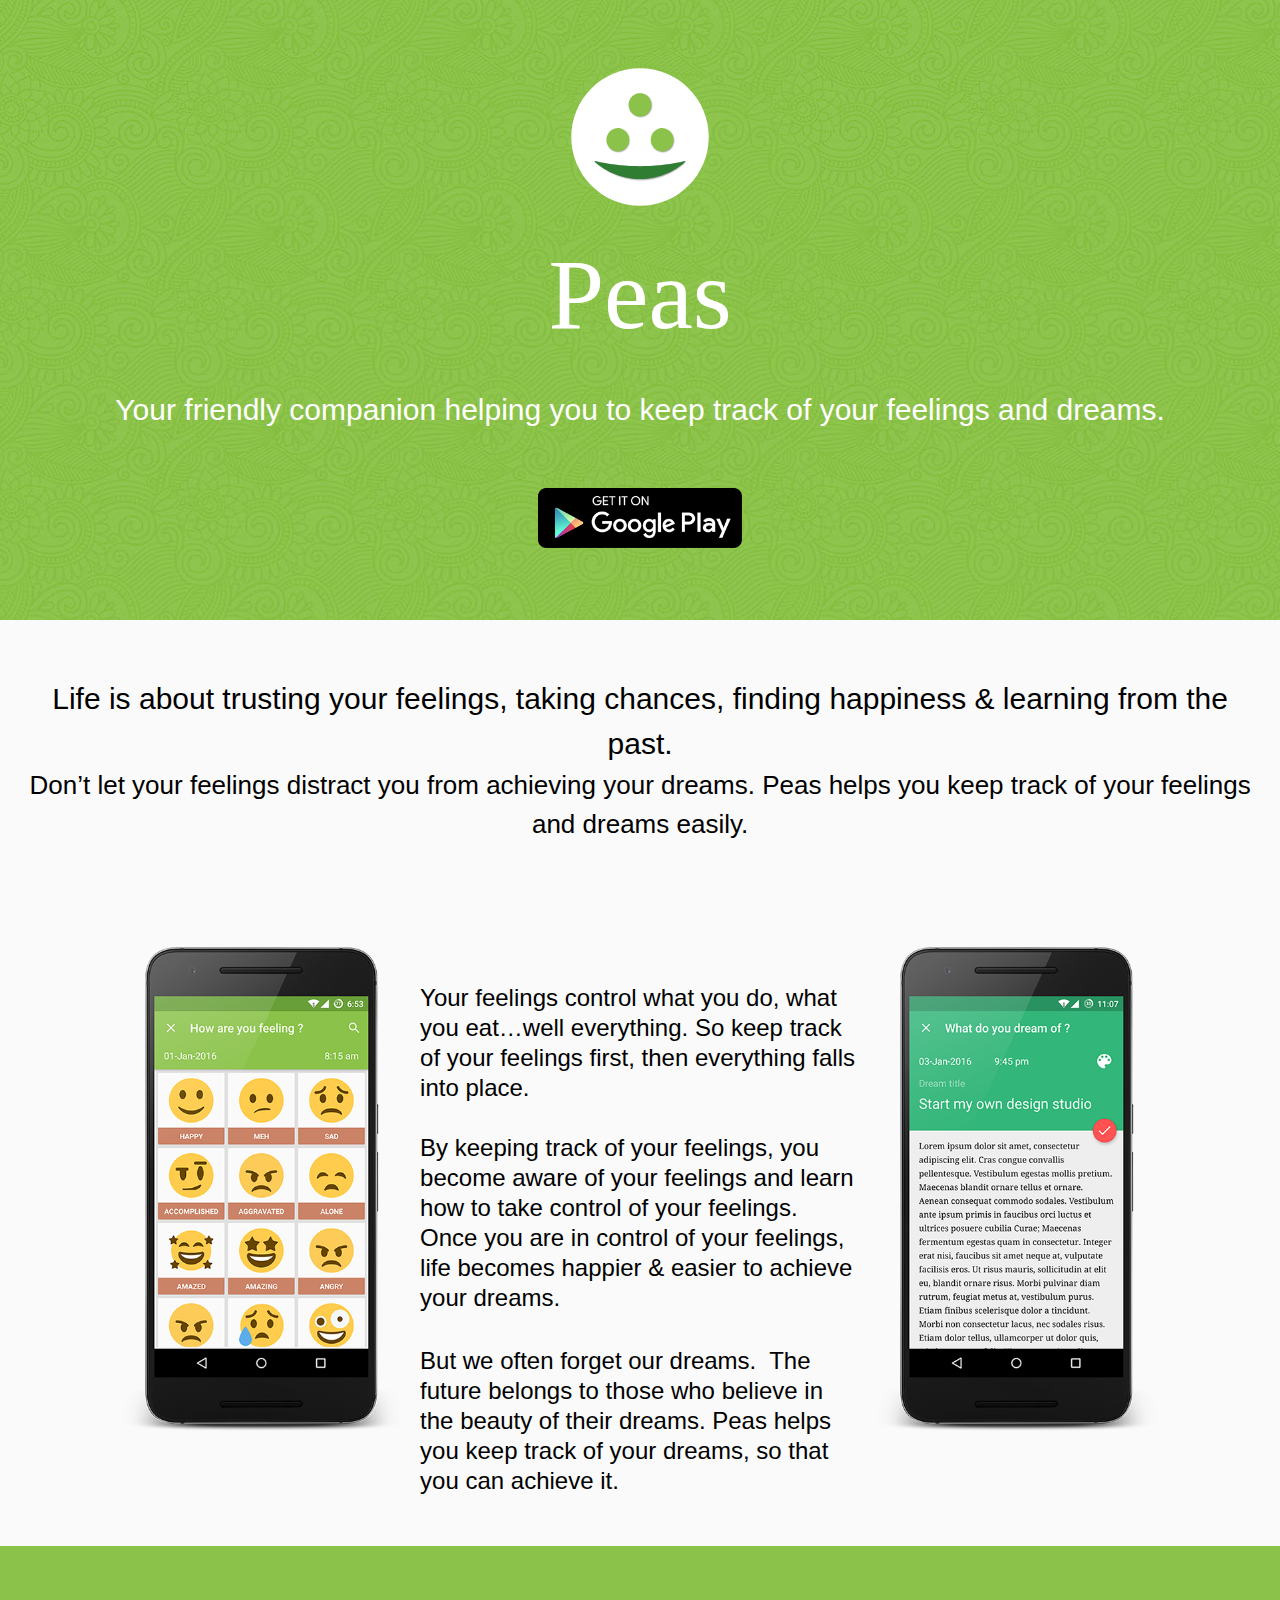
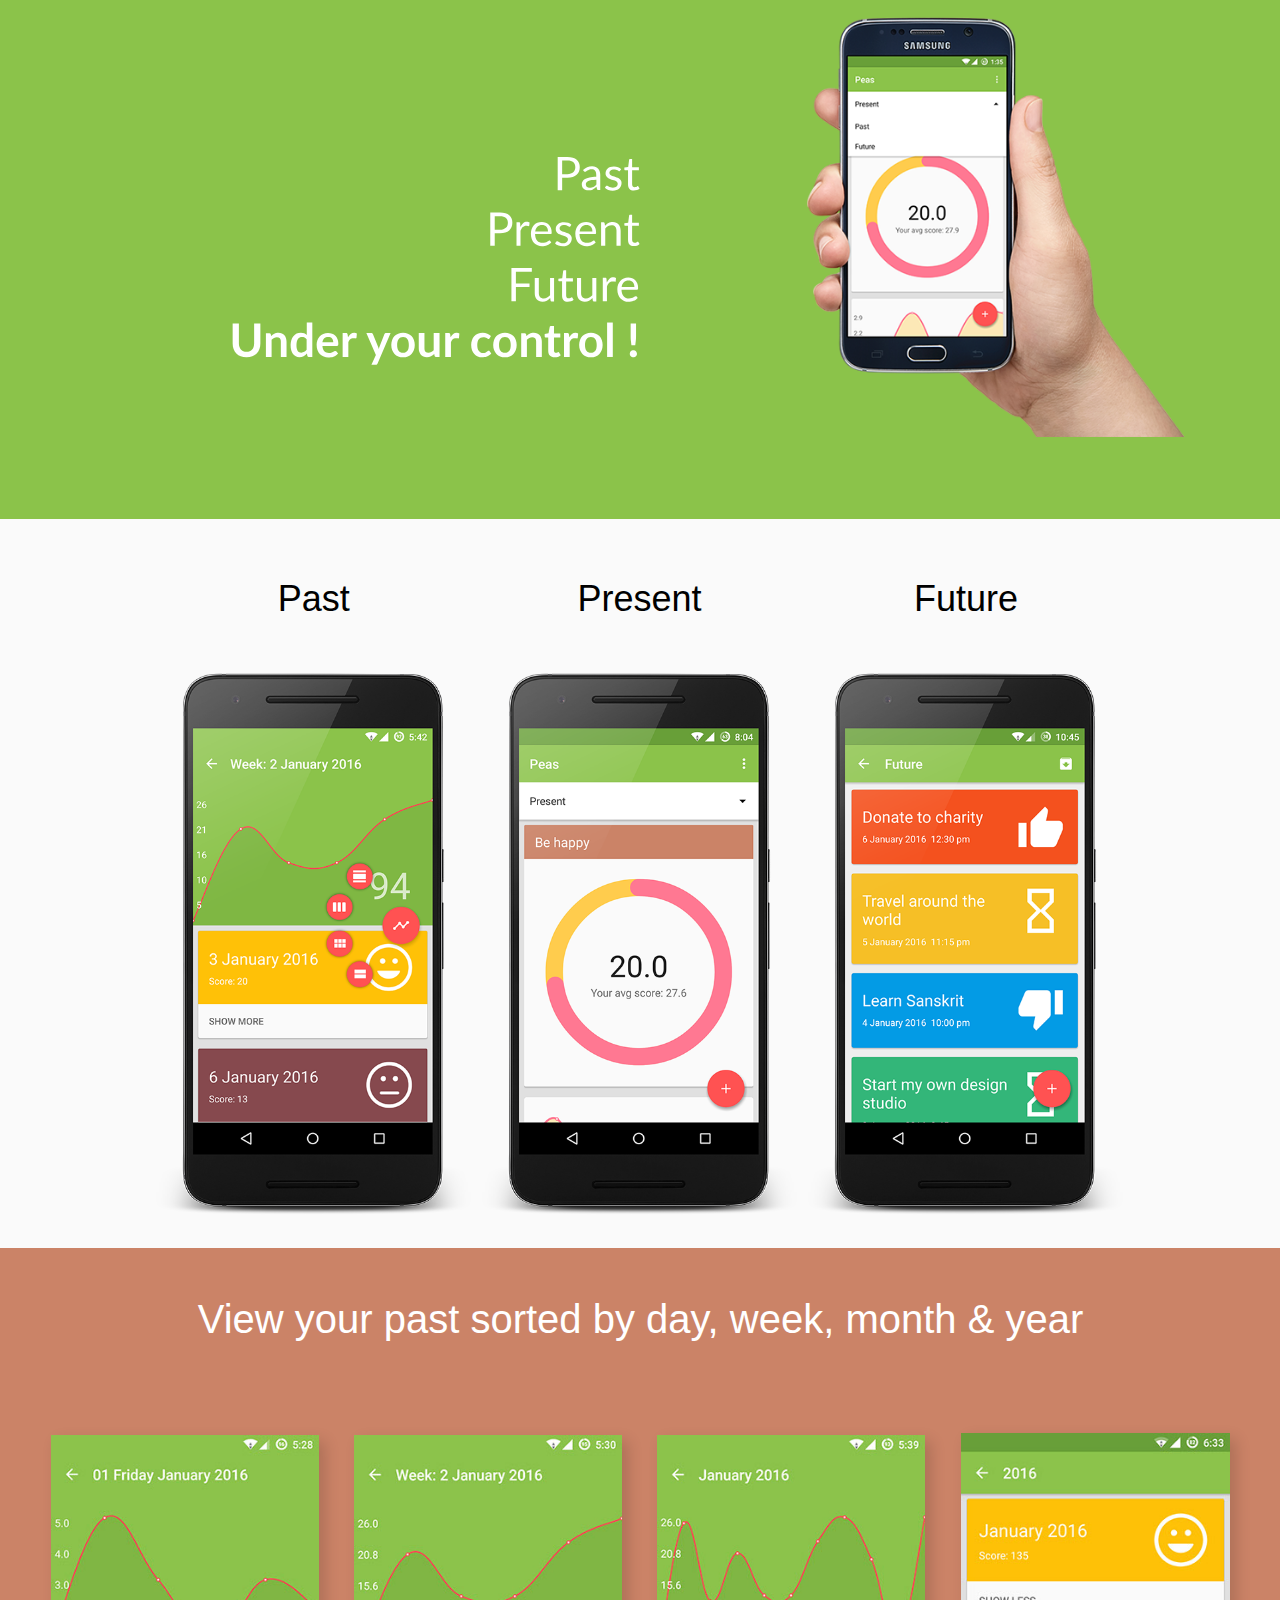
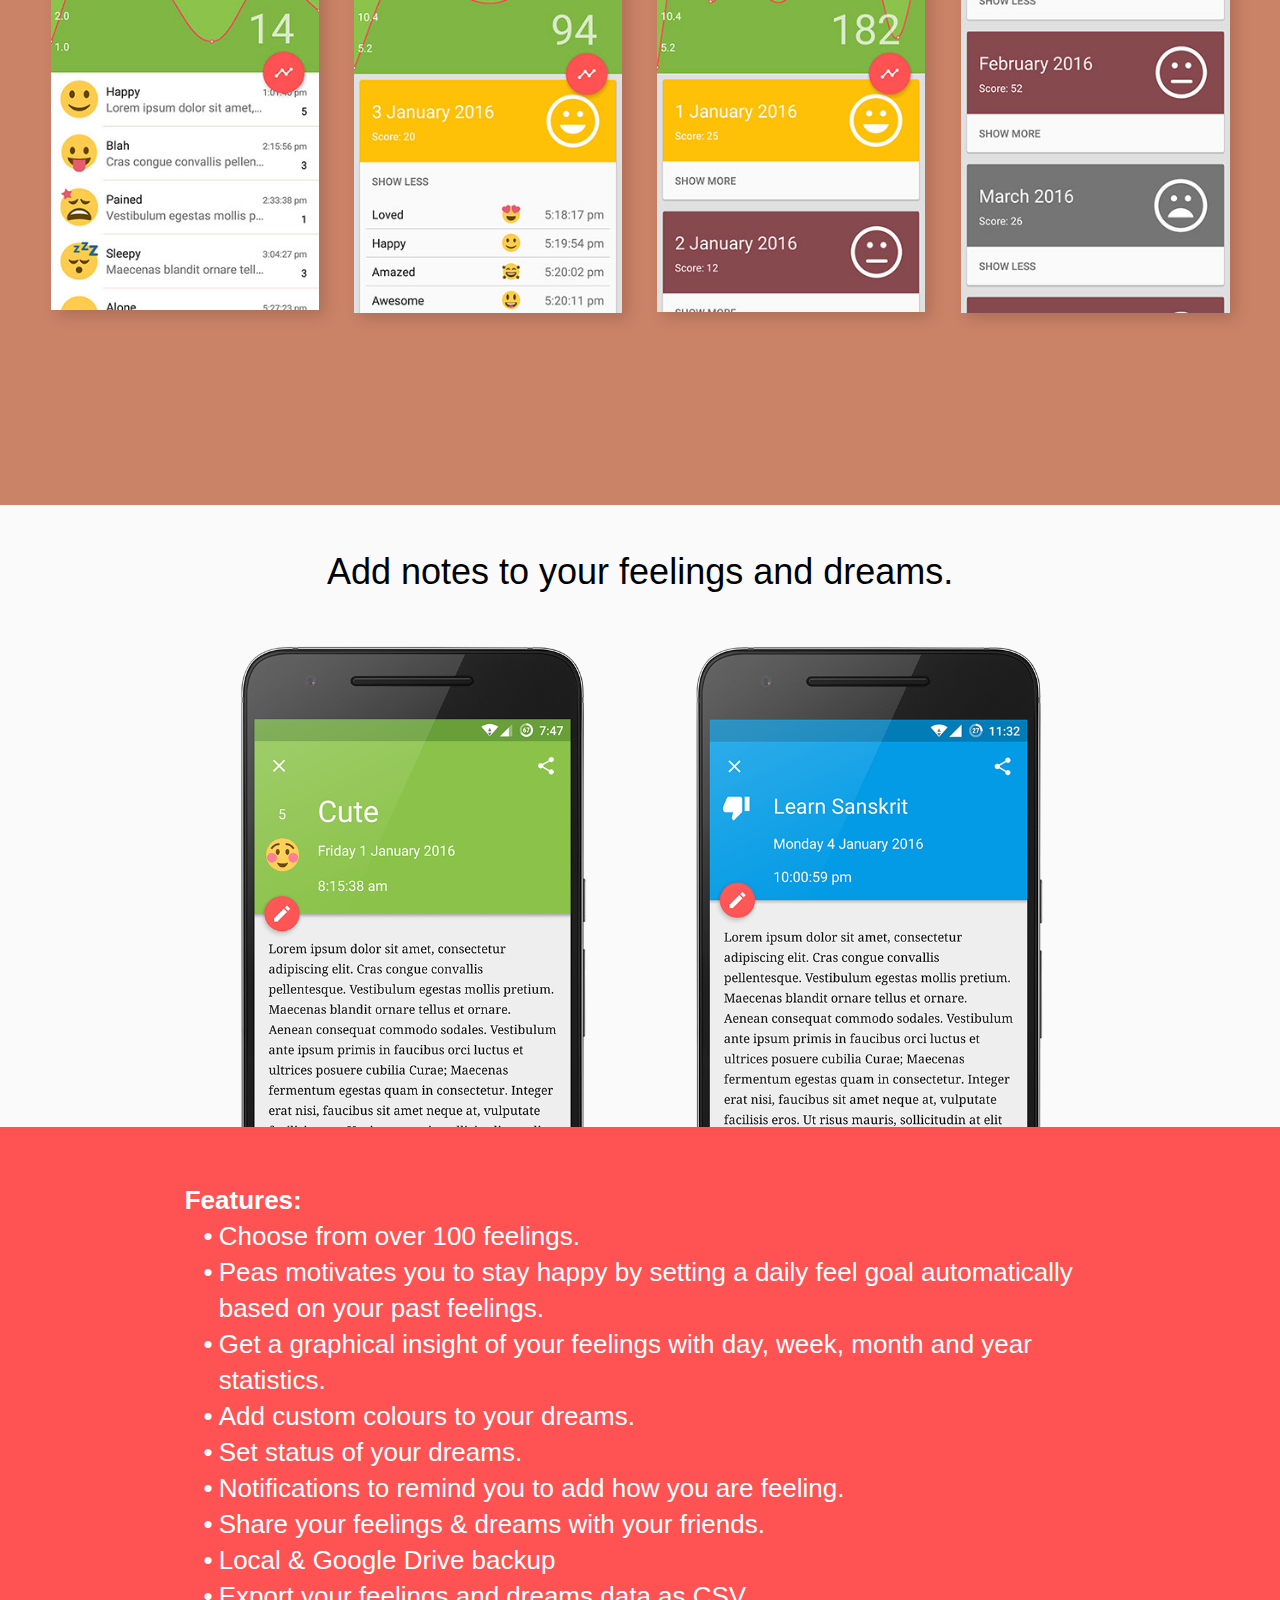
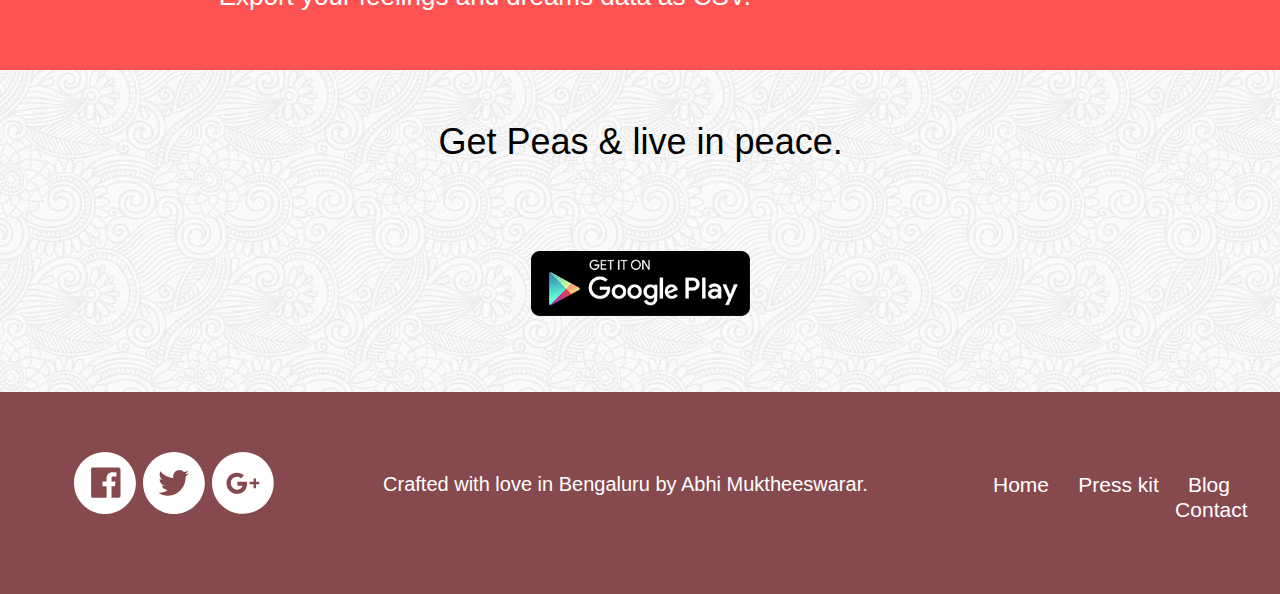
<file: index.html>
<!DOCTYPE html>
<html class="nojs html" lang="en-US">
 <head>

  <script type="text/javascript">
   if(typeof Muse == "undefined") window.Muse = {}; window.Muse.assets = {"required":["jquery-1.8.3.min.js", "museutils.js", "jquery.watch.js", "webpro.js", "musewpslideshow.js", "jquery.museoverlay.js", "touchswipe.js", "jquery.museresponsive.js", "index.css"], "outOfDate":[]};
</script>
  
  <meta http-equiv="Content-type" content="text/html;charset=UTF-8"/>
  <meta name="description" content="Peas home page"/>
  <meta name="keywords" content="peas, android, feel, feeling, dream, dreaming, track, tracker"/>
  <meta name="generator" content="2015.1.0.342"/>
  <link rel="shortcut icon" href="images/favicon.ico?380844437"/>
  <title>Peas</title>
  <meta name="viewport" content="width=device-width, initial-scale=1.0"/>
  <!-- CSS -->
  <link rel="stylesheet" type="text/css" href="css/site_global.css?4224675566"/>
  <link rel="stylesheet" type="text/css" href="css/master_a-master.css?3989224493"/>
  <link rel="stylesheet" type="text/css" href="css/index.css?345843068" id="pagesheet"/>
  <!-- IE-only CSS -->
  <!--[if lt IE 9]>
  <link rel="stylesheet" type="text/css" href="css/iefonts_index.css?321525473"/>
  <link rel="stylesheet" type="text/css" href="css/nomq_preview_master_a-master.css?262919280"/>
  <link rel="stylesheet" type="text/css" href="css/nomq_index.css?463293266" id="nomq_pagesheet"/>
  <![endif]-->
  <!-- Other scripts -->
  <script type="text/javascript">
   document.documentElement.className = document.documentElement.className.replace(/\bnojs\b/g, 'js');
var __adobewebfontsappname__ = "muse";
</script>
  <!-- JS includes -->
  <script type="text/javascript">
   document.write('\x3Cscript src="' + (document.location.protocol == 'https:' ? 'https:' : 'http:') + '//webfonts.creativecloud.com/lato:n4,n7:default;merienda-one:n4:default;montserrat:n4:default.js" type="text/javascript">\x3C/script>');
</script>
    <!--custom head HTML-->
  <script>
  (function(i,s,o,g,r,a,m){i['GoogleAnalyticsObject']=r;i[r]=i[r]||function(){
  (i[r].q=i[r].q||[]).push(arguments)},i[r].l=1*new Date();a=s.createElement(o),
  m=s.getElementsByTagName(o)[0];a.async=1;a.src=g;m.parentNode.insertBefore(a,m)
  })(window,document,'script','//www.google-analytics.com/analytics.js','ga');

  ga('create', 'UA-74123187-1', 'auto');
  ga('send', 'pageview');

</script>
 </head>
 <body>

  <div class="breakpoint active" id="bp_infinity" data-min-width="1491"><!-- responsive breakpoint node -->
   <div class="clearfix borderbox" id="page"><!-- column -->
    <div class="clearfix colelem" id="pu97"><!-- group -->
     <div class="grpelem" id="u97"><!-- simple frame --></div>
     <div class="clearfix grpelem" id="pu114"><!-- column -->
      <div class="clip_frame colelem shared_content" id="u114" data-content-guid="u114_content"><!-- svg -->
       <img class="svg temp_no_img_src" id="u110" data-orig-src="images/peas_5_round-copy.svg" width="150" height="150" alt="" data-mu-svgfallback="images/peas_5_round%20copy_poster_.png" src="images/blank.gif"/>
      </div>
      <div class="clearfix colelem shared_content" id="u121-4" data-content-guid="u121-4_content"><!-- content -->
       <p id="u121-2">Peas</p>
      </div>
      <div class="clearfix colelem shared_content" id="u126-4" data-content-guid="u126-4_content"><!-- content -->
       <p id="u126-2">Your friendly companion helping you to keep track of your feelings and dreams.</p>
      </div>
      <a class="nonblock nontext clip_frame colelem shared_content" id="u129" href="https://play.google.com/store/apps/details?id=com.aumva.peas" target="_blank" data-content-guid="u129_content"><!-- image --><img class="block temp_no_img_src" id="u129_img" data-orig-src="images/google-play-badge.png" alt="" width="204" height="60" src="images/blank.gif"/></a>
     </div>
    </div>
    <div class="clearfix colelem shared_content" id="u158-6" data-content-guid="u158-6_content"><!-- content -->
     <p id="u158-2">Life is about trusting your feelings, taking chances, finding happiness &amp; learning from the past.</p>
     <p id="u158-4">Don’t let your feelings distract you from achieving your dreams. Peas helps you keep track of your feelings and dreams easily.</p>
    </div>
    <div class="clearfix colelem" id="pu304"><!-- group -->
     <div class="clip_frame grpelem" id="u304"><!-- image -->
      <img class="block temp_no_img_src" id="u304_img" data-orig-src="images/peas_wo_muse_3.png" alt="" data-image-width="463" data-image-height="827" src="images/blank.gif"/>
     </div>
     <div class="clearfix grpelem shared_content" id="pu3616-7" data-content-guid="pu3616-7_content"><!-- column -->
      <div class="clearfix colelem shared_content" id="u3616-7" data-content-guid="u3616-7_content"><!-- content -->
       <p id="u3616-2">Your feelings control what you do, what you eat…well everything. So keep track of your feelings first, then everything falls into place.</p>
       <p id="u3616-3">&nbsp;</p>
       <p id="u3616-5">By keeping track of your feelings, you become aware of your feelings and learn how to take control of your feelings.&nbsp; Once you are in control of your feelings, life becomes happier &amp; easier to achieve your dreams.</p>
      </div>
      <div class="clearfix colelem shared_content" id="u314-4" data-content-guid="u314-4_content"><!-- content -->
       <p id="u314-2">But we often forget our dreams.&nbsp; The future belongs to those who believe in the beauty of their dreams. Peas helps you keep track of your dreams, so that you can achieve it.</p>
      </div>
     </div>
     <div class="clip_frame grpelem" id="u317"><!-- image -->
      <img class="block temp_no_img_src" id="u317_img" data-orig-src="images/peas_wo_muse_4.png" alt="" data-image-width="463" data-image-height="827" src="images/blank.gif"/>
     </div>
    </div>
    <div class="clearfix colelem" id="pu560"><!-- group -->
     <div class="browser_width grpelem" id="u560-bw">
      <div id="u560"><!-- group -->
       <div class="clearfix" id="u560_align_to_page">
        <div class="clip_frame grpelem" id="u1095"><!-- svg -->
         <img class="svg temp_no_img_src" id="u1091" data-orig-src="images/untitled-1-copy-02.svg" width="620" height="315" alt="" data-mu-svgfallback="images/untitled-1%20copy-02_poster_.png" src="images/blank.gif"/>
        </div>
       </div>
      </div>
     </div>
     <div class="clip_frame grpelem" id="u340"><!-- image -->
      <img class="block temp_no_img_src" id="u340_img" data-orig-src="images/s6_3.png" alt="" width="976" height="732" src="images/blank.gif"/>
     </div>
    </div>
    <div class="clearfix colelem" id="pu408-4"><!-- group -->
     <div class="clearfix grpelem shared_content" id="u408-4" data-content-guid="u408-4_content"><!-- content -->
      <p>Past</p>
     </div>
     <div class="clip_frame grpelem" id="u388"><!-- image -->
      <img class="block temp_no_img_src" id="u388_img" data-orig-src="images/peas_wo_5.png" alt="" data-image-width="519" data-image-height="926" src="images/blank.gif"/>
     </div>
     <div class="clearfix grpelem shared_content" id="u411-4" data-content-guid="u411-4_content"><!-- content -->
      <p>Present</p>
     </div>
     <div class="clip_frame grpelem" id="u378"><!-- image -->
      <img class="block temp_no_img_src" id="u378_img" data-orig-src="images/peas_wo_3.png" alt="" data-image-width="519" data-image-height="926" src="images/blank.gif"/>
     </div>
     <div class="clearfix grpelem shared_content" id="u414-4" data-content-guid="u414-4_content"><!-- content -->
      <p>Future</p>
     </div>
     <div class="clip_frame grpelem" id="u398"><!-- image -->
      <img class="block temp_no_img_src" id="u398_img" data-orig-src="images/peas_wo_11.png" alt="" data-image-width="519" data-image-height="926" src="images/blank.gif"/>
     </div>
    </div>
    <div class="clearfix colelem" id="u271"><!-- column -->
     <div class="clearfix colelem shared_content" id="u518-4" data-content-guid="u518-4_content"><!-- content -->
      <p id="u518-2">View your past sorted by day, week, month &amp; year</p>
     </div>
     <div class="clearfix colelem" id="pu475"><!-- group -->
      <div class="shadow clip_frame grpelem" id="u475"><!-- image -->
       <img class="block temp_no_img_src" id="u475_img" data-orig-src="images/past_day_5403x716.jpg" alt="" data-image-width="403" data-image-height="716" src="images/blank.gif"/>
      </div>
      <div class="shadow clip_frame grpelem" id="u485"><!-- image -->
       <img class="block temp_no_img_src" id="u485_img" data-orig-src="images/past_week_4403x716.jpg" alt="" data-image-width="403" data-image-height="716" src="images/blank.gif"/>
      </div>
      <div class="shadow clip_frame grpelem" id="u495"><!-- image -->
       <img class="block temp_no_img_src" id="u495_img" data-orig-src="images/past_month_4403x716.jpg" alt="" data-image-width="403" data-image-height="716" src="images/blank.gif"/>
      </div>
      <div class="shadow clip_frame grpelem" id="u505"><!-- image -->
       <img class="block temp_no_img_src" id="u505_img" data-orig-src="images/past_year_7405x720.jpg" alt="" data-image-width="404" data-image-height="719" src="images/blank.gif"/>
      </div>
     </div>
    </div>
    <div class="clearfix colelem" id="pu632"><!-- group -->
     <div class="clip_frame grpelem" id="u632"><!-- image -->
      <img class="block temp_no_img_src" id="u632_img" data-orig-src="images/peas_wo_muse_5.png" alt="" data-image-width="683" data-image-height="1219" src="images/blank.gif"/>
     </div>
     <div class="clip_frame grpelem" id="u642"><!-- image -->
      <img class="block temp_no_img_src" id="u642_img" data-orig-src="images/peas_wo_muse_6.png" alt="" data-image-width="686" data-image-height="1224" src="images/blank.gif"/>
     </div>
     <div class="clearfix grpelem shared_content" id="u669-4" data-content-guid="u669-4_content"><!-- content -->
      <p id="u669-2">Add notes to your feelings and dreams.</p>
     </div>
     <div class="clearfix grpelem" id="u652"><!-- group -->
      <div class="clearfix grpelem shared_content" id="u544-23" data-content-guid="u544-23_content"><!-- content -->
       <p id="u544-2">Features:</p>
       <ul class="list0 nls-None" id="u544-21">
        <li id="u544-4">Choose from over 100 feelings.</li>
        <li id="u544-6">Peas motivates you to stay happy by setting a daily feel goal automatically based on your past feelings.</li>
        <li id="u544-8">Get a graphical insight of your feelings with day, week, month and year statistics.</li>
        <li id="u544-10">Add custom colours to your dreams.</li>
        <li id="u544-12">Set status of your dreams.</li>
        <li id="u544-14">Notifications to remind you to add how you are feeling.</li>
        <li id="u544-16">Share your feelings &amp; dreams with your friends.</li>
        <li id="u544-18">Local &amp; Google Drive backup</li>
        <li id="u544-20">Export your feelings and dreams data as CSV.</li>
       </ul>
      </div>
     </div>
    </div>
    <div class="clearfix colelem" id="u672"><!-- column -->
     <div class="clearfix colelem shared_content" id="u776-4" data-content-guid="u776-4_content"><!-- content -->
      <p id="u776-2">Get Peas &amp; live in peace.</p>
     </div>
     <a class="nonblock nontext clip_frame colelem" id="u802" href="https://play.google.com/store/apps/details?id=com.aumva.peas" target="_blank"><!-- image --><img class="block temp_no_img_src" id="u802_img" data-orig-src="images/google-play-badge.png" alt="" data-image-width="329" data-image-height="97" src="images/blank.gif"/></a>
    </div>
    <div class="verticalspacer shared_content" data-content-guid="page_8_content"></div>
    <div class="clearfix colelem" id="u94"><!-- group -->
     <a class="nonblock nontext clip_frame grpelem" id="u737" href="https://www.facebook.com/peasapp" target="_blank"><!-- svg --><img class="svg temp_no_img_src" id="u733" data-orig-src="images/fb.svg" alt="" data-mu-svgfallback="images/fb_poster_.png" data-image-width="80" data-image-height="80" src="images/blank.gif"/></a>
     <a class="nonblock nontext clip_frame grpelem" id="u748" href="https://twitter.com/peasapp" target="_blank"><!-- svg --><img class="svg temp_no_img_src" id="u744" data-orig-src="images/twitter.svg" alt="" data-mu-svgfallback="images/twitter_poster_.png" data-image-width="80" data-image-height="80" src="images/blank.gif"/></a>
     <a class="nonblock nontext clip_frame grpelem" id="u759" href="https://plus.google.com/101689412712195736502" target="_blank"><!-- svg --><img class="svg temp_no_img_src" id="u755" data-orig-src="images/g-.svg" alt="" data-mu-svgfallback="images/g-_poster_.png" data-image-width="80" data-image-height="80" src="images/blank.gif"/></a>
     <div class="Normal clearfix grpelem shared_content" id="u782-7" data-content-guid="u782-7_content"><!-- content -->
      <p id="u782-5">Crafted with love in Bengaluru by <a class="nonblock" href="https://about.me/abhimuktheeswarar" target="_blank"><span id="u782-2">Abhi Muktheeswarar</span></a>.</p>
     </div>
     <div class="Normal clearfix grpelem shared_content" id="u766-15" data-content-guid="u766-15_content"><!-- content -->
      <p id="u766-13"><a class="nonblock" href="index.html">Home<span id="u766-2"> </span></a><span id="u766-4">&nbsp;&nbsp;&nbsp; </span><a class="nonblock" href="https://drive.google.com/open?id=0B6iScDNAmSknUUpJUmFjZG5udXc" target="_blank"><span id="u766-5">Press kit</span></a>&nbsp;&nbsp;&nbsp;&nbsp; <a class="nonblock" href="peas---blog.html">Blog</a>&nbsp;&nbsp;&nbsp; <a class="nonblock" href="peas---contact.html">Contact</a></p>
     </div>
    </div>
   </div>
  </div>
  <div class="breakpoint" id="bp_1490" data-min-width="1201" data-max-width="1490"><!-- responsive breakpoint node -->
   <div class="clearfix borderbox temp_no_id" data-orig-id="page"><!-- column -->
    <div class="browser_width colelem" id="u97-bw">
     <div class="temp_no_id" data-orig-id="u97"><!-- column -->
      <div class="clearfix" id="u97_align_to_page">
       <div class="clip_frame colelem placeholder" data-placeholder-for="u114_content"><!-- placeholder node --></div>
       <div class="clearfix colelem placeholder" data-placeholder-for="u121-4_content"><!-- placeholder node --></div>
       <div class="clearfix colelem placeholder" data-placeholder-for="u126-4_content"><!-- placeholder node --></div>
       <a class="nonblock nontext clip_frame colelem placeholder" data-placeholder-for="u129_content"><!-- placeholder node --></a>
      </div>
     </div>
    </div>
    <div class="clearfix colelem placeholder" data-placeholder-for="u158-6_content"><!-- placeholder node --></div>
    <div class="clearfix colelem temp_no_id" data-orig-id="pu304"><!-- group -->
     <div class="clip_frame grpelem temp_no_id" data-orig-id="u304"><!-- image -->
      <img class="block temp_no_id temp_no_img_src" data-orig-src="images/peas_wo_muse_3.png" alt="" data-image-width="359" data-image-height="642" data-orig-id="u304_img" src="images/blank.gif"/>
     </div>
     <div class="clearfix grpelem placeholder" data-placeholder-for="pu3616-7_content"><!-- placeholder node --></div>
     <div class="clip_frame grpelem temp_no_id" data-orig-id="u317"><!-- image -->
      <img class="block temp_no_id temp_no_img_src" data-orig-src="images/peas_wo_muse_4.png" alt="" data-image-width="359" data-image-height="642" data-orig-id="u317_img" src="images/blank.gif"/>
     </div>
    </div>
    <div class="clearfix colelem temp_no_id" data-orig-id="pu560"><!-- group -->
     <div class="browser_width grpelem temp_no_id" data-orig-id="u560-bw">
      <div class="temp_no_id" data-orig-id="u560"><!-- simple frame --></div>
     </div>
     <div class="clip_frame grpelem temp_no_id" data-orig-id="u340"><!-- image -->
      <img class="block temp_no_id temp_no_img_src" data-orig-src="images/s6_3764x574.png" alt="" data-image-width="764" data-image-height="573" data-orig-id="u340_img" src="images/blank.gif"/>
     </div>
     <div class="clip_frame grpelem temp_no_id" data-orig-id="u1095"><!-- svg -->
      <img class="svg svg_mar temp_no_id temp_no_img_src" data-orig-src="images/untitled-1-copy-02.svg" alt="" data-mu-svgfallback="images/untitled-1%20copy-02_poster_.png" data-image-width="481" data-image-height="244" data-orig-id="u1091" src="images/blank.gif"/>
     </div>
    </div>
    <div class="clearfix colelem" id="ppu378"><!-- group -->
     <div class="clearfix grpelem" id="pu378"><!-- group -->
      <div class="clip_frame grpelem temp_no_id" data-orig-id="u378"><!-- image -->
       <img class="block temp_no_id temp_no_img_src" data-orig-src="images/peas_wo_3.png" alt="" data-image-width="402" data-image-height="719" data-orig-id="u378_img" src="images/blank.gif"/>
      </div>
      <div class="clearfix grpelem placeholder" data-placeholder-for="u411-4_content"><!-- placeholder node --></div>
     </div>
     <div class="clip_frame grpelem temp_no_id" data-orig-id="u388"><!-- image -->
      <img class="block temp_no_id temp_no_img_src" data-orig-src="images/peas_wo_5.png" alt="" data-image-width="402" data-image-height="719" data-orig-id="u388_img" src="images/blank.gif"/>
     </div>
     <div class="clip_frame grpelem temp_no_id" data-orig-id="u398"><!-- image -->
      <img class="block temp_no_id temp_no_img_src" data-orig-src="images/peas_wo_11.png" alt="" data-image-width="402" data-image-height="719" data-orig-id="u398_img" src="images/blank.gif"/>
     </div>
     <div class="clearfix grpelem placeholder" data-placeholder-for="u408-4_content"><!-- placeholder node --></div>
     <div class="clearfix grpelem placeholder" data-placeholder-for="u414-4_content"><!-- placeholder node --></div>
    </div>
    <div class="browser_width colelem" id="u271-bw">
     <div class="temp_no_id" data-orig-id="u271"><!-- column -->
      <div class="clearfix" id="u271_align_to_page">
       <div class="clearfix colelem placeholder" data-placeholder-for="u518-4_content"><!-- placeholder node --></div>
       <div class="clearfix colelem temp_no_id" data-orig-id="pu475"><!-- group -->
        <div class="shadow clip_frame grpelem temp_no_id" data-orig-id="u475"><!-- image -->
         <img class="block temp_no_id temp_no_img_src" data-orig-src="images/past_day_5313x556.jpg" alt="" data-image-width="312" data-image-height="555" data-orig-id="u475_img" src="images/blank.gif"/>
        </div>
        <div class="shadow clip_frame grpelem temp_no_id" data-orig-id="u485"><!-- image -->
         <img class="block temp_no_id temp_no_img_src" data-orig-src="images/past_week_4313x556.jpg" alt="" data-image-width="312" data-image-height="556" data-orig-id="u485_img" src="images/blank.gif"/>
        </div>
        <div class="shadow clip_frame grpelem temp_no_id" data-orig-id="u495"><!-- image -->
         <img class="block temp_no_id temp_no_img_src" data-orig-src="images/past_month_4313x556.jpg" alt="" data-image-width="312" data-image-height="555" data-orig-id="u495_img" src="images/blank.gif"/>
        </div>
        <div class="shadow clip_frame grpelem temp_no_id" data-orig-id="u505"><!-- image -->
         <img class="block temp_no_id temp_no_img_src" data-orig-src="images/past_year_7314x559.jpg" alt="" data-image-width="314" data-image-height="558" data-orig-id="u505_img" src="images/blank.gif"/>
        </div>
       </div>
      </div>
     </div>
    </div>
    <div class="clearfix colelem temp_no_id" data-orig-id="pu632"><!-- group -->
     <div class="clip_frame grpelem temp_no_id" data-orig-id="u632"><!-- image -->
      <img class="block temp_no_id temp_no_img_src" data-orig-src="images/peas_wo_muse_5.png" alt="" data-image-width="530" data-image-height="946" data-orig-id="u632_img" src="images/blank.gif"/>
     </div>
     <div class="clip_frame grpelem temp_no_id" data-orig-id="u642"><!-- image -->
      <img class="block temp_no_id temp_no_img_src" data-orig-src="images/peas_wo_muse_6.png" alt="" data-image-width="532" data-image-height="950" data-orig-id="u642_img" src="images/blank.gif"/>
     </div>
     <div class="clearfix grpelem placeholder" data-placeholder-for="u669-4_content"><!-- placeholder node --></div>
     <div class="browser_width grpelem" id="u652-bw">
      <div class="temp_no_id" data-orig-id="u652"><!-- group -->
       <div class="clearfix" id="u652_align_to_page">
        <div class="clearfix grpelem placeholder" data-placeholder-for="u544-23_content"><!-- placeholder node --></div>
       </div>
      </div>
     </div>
    </div>
    <div class="browser_width colelem" id="u672-bw">
     <div class="temp_no_id" data-orig-id="u672"><!-- column -->
      <div class="clearfix" id="u672_align_to_page">
       <div class="clearfix colelem placeholder" data-placeholder-for="u776-4_content"><!-- placeholder node --></div>
       <a class="nonblock nontext clip_frame colelem temp_no_id" href="https://play.google.com/store/apps/details?id=com.aumva.peas" target="_blank" data-orig-id="u802"><!-- image --><img class="block temp_no_id temp_no_img_src" data-orig-src="images/google-play-badge.png" alt="" data-image-width="255" data-image-height="76" data-orig-id="u802_img" src="images/blank.gif"/></a>
      </div>
     </div>
    </div>
    <div class="verticalspacer placeholder" data-placeholder-for="page_8_content"><!-- placeholder node --></div>
    <div class="browser_width colelem" id="u94-bw">
     <div class="temp_no_id" data-orig-id="u94"><!-- group -->
      <div class="clearfix" id="u94_align_to_page">
       <a class="nonblock nontext clip_frame grpelem temp_no_id" href="https://www.facebook.com/peasapp" target="_blank" data-orig-id="u737"><!-- svg --><img class="svg temp_no_id temp_no_img_src" data-orig-src="images/fb.svg" width="62" height="62" alt="" data-mu-svgfallback="images/fb_poster_.png" data-orig-id="u733" src="images/blank.gif"/></a>
       <a class="nonblock nontext clip_frame grpelem temp_no_id" href="https://twitter.com/peasapp" target="_blank" data-orig-id="u748"><!-- svg --><img class="svg temp_no_id temp_no_img_src" data-orig-src="images/twitter.svg" width="62" height="62" alt="" data-mu-svgfallback="images/twitter_poster_.png" data-orig-id="u744" src="images/blank.gif"/></a>
       <a class="nonblock nontext clip_frame grpelem temp_no_id" href="https://plus.google.com/101689412712195736502" target="_blank" data-orig-id="u759"><!-- svg --><img class="svg temp_no_id temp_no_img_src" data-orig-src="images/g-.svg" width="62" height="62" alt="" data-mu-svgfallback="images/g-_poster_.png" data-orig-id="u755" src="images/blank.gif"/></a>
       <div class="Normal clearfix grpelem placeholder" data-placeholder-for="u782-7_content"><!-- placeholder node --></div>
       <div class="Normal clearfix grpelem placeholder" data-placeholder-for="u766-15_content"><!-- placeholder node --></div>
      </div>
     </div>
    </div>
   </div>
  </div>
  <div class="breakpoint" id="bp_1200" data-min-width="901" data-max-width="1200"><!-- responsive breakpoint node -->
   <div class="clearfix borderbox temp_no_id" data-orig-id="page"><!-- column -->
    <div class="browser_width colelem temp_no_id" data-orig-id="u97-bw">
     <div class="temp_no_id" data-orig-id="u97"><!-- column -->
      <div class="clearfix temp_no_id" data-orig-id="u97_align_to_page">
       <div class="clip_frame colelem placeholder" data-placeholder-for="u114_content"><!-- placeholder node --></div>
       <div class="clearfix colelem placeholder" data-placeholder-for="u121-4_content"><!-- placeholder node --></div>
       <div class="clearfix colelem placeholder" data-placeholder-for="u126-4_content"><!-- placeholder node --></div>
       <a class="nonblock nontext clip_frame colelem placeholder" data-placeholder-for="u129_content"><!-- placeholder node --></a>
      </div>
     </div>
    </div>
    <div class="clearfix colelem placeholder" data-placeholder-for="u158-6_content"><!-- placeholder node --></div>
    <div class="clearfix colelem temp_no_id" data-orig-id="pu304"><!-- group -->
     <div class="clip_frame grpelem temp_no_id" data-orig-id="u304"><!-- image -->
      <img class="block temp_no_id temp_no_img_src" data-orig-src="images/peas_wo_muse_3290x517.png" alt="" data-image-width="289" data-image-height="517" data-orig-id="u304_img" src="images/blank.gif"/>
     </div>
     <div class="clearfix grpelem placeholder" data-placeholder-for="pu3616-7_content"><!-- placeholder node --></div>
     <div class="clip_frame grpelem temp_no_id" data-orig-id="u317"><!-- image -->
      <img class="block temp_no_id temp_no_img_src" data-orig-src="images/peas_wo_muse_4290x517.png" alt="" data-image-width="289" data-image-height="517" data-orig-id="u317_img" src="images/blank.gif"/>
     </div>
    </div>
    <div class="browser_width colelem temp_no_id" data-orig-id="u560-bw">
     <div class="temp_no_id" data-orig-id="u560"><!-- group -->
      <div class="clearfix temp_no_id" data-orig-id="u560_align_to_page">
       <div class="clip_frame grpelem temp_no_id" data-orig-id="u1095"><!-- svg -->
        <img class="svg temp_no_id temp_no_img_src" data-orig-src="images/untitled-1-copy-02.svg" width="388" height="197" alt="" data-mu-svgfallback="images/untitled-1%20copy-02_poster_.png" data-orig-id="u1091" src="images/blank.gif"/>
       </div>
       <div class="clip_frame grpelem temp_no_id" data-orig-id="u340"><!-- image -->
        <img class="block temp_no_id temp_no_img_src" data-orig-src="images/s6_3618x464.png" alt="" width="617" height="463" data-orig-id="u340_img" src="images/blank.gif"/>
       </div>
      </div>
     </div>
    </div>
    <div class="clearfix colelem temp_no_id" data-orig-id="ppu378"><!-- group -->
     <div class="clearfix grpelem temp_no_id" data-orig-id="pu378"><!-- group -->
      <div class="clip_frame grpelem temp_no_id" data-orig-id="u378"><!-- image -->
       <img class="block temp_no_id temp_no_img_src" data-orig-src="images/peas_wo_3325x579.png" alt="" data-image-width="324" data-image-height="579" data-orig-id="u378_img" src="images/blank.gif"/>
      </div>
      <div class="clearfix grpelem placeholder" data-placeholder-for="u411-4_content"><!-- placeholder node --></div>
     </div>
     <div class="clip_frame grpelem temp_no_id" data-orig-id="u388"><!-- image -->
      <img class="block temp_no_id temp_no_img_src" data-orig-src="images/peas_wo_5325x579.png" alt="" data-image-width="324" data-image-height="579" data-orig-id="u388_img" src="images/blank.gif"/>
     </div>
     <div class="clip_frame grpelem temp_no_id" data-orig-id="u398"><!-- image -->
      <img class="block temp_no_id temp_no_img_src" data-orig-src="images/peas_wo_11325x579.png" alt="" data-image-width="324" data-image-height="579" data-orig-id="u398_img" src="images/blank.gif"/>
     </div>
     <div class="clearfix grpelem placeholder" data-placeholder-for="u408-4_content"><!-- placeholder node --></div>
     <div class="clearfix grpelem placeholder" data-placeholder-for="u414-4_content"><!-- placeholder node --></div>
    </div>
    <div class="browser_width colelem temp_no_id" data-orig-id="u271-bw">
     <div class="temp_no_id" data-orig-id="u271"><!-- column -->
      <div class="clearfix temp_no_id" data-orig-id="u271_align_to_page">
       <div class="clearfix colelem placeholder" data-placeholder-for="u518-4_content"><!-- placeholder node --></div>
       <div class="clearfix colelem temp_no_id" data-orig-id="pu475"><!-- group -->
        <div class="shadow clip_frame grpelem temp_no_id" data-orig-id="u475"><!-- image -->
         <img class="block temp_no_id temp_no_img_src" data-orig-src="images/past_day_5252x448.jpg" alt="" data-image-width="252" data-image-height="447" data-orig-id="u475_img" src="images/blank.gif"/>
        </div>
        <div class="shadow clip_frame grpelem temp_no_id" data-orig-id="u485"><!-- image -->
         <img class="block temp_no_id temp_no_img_src" data-orig-src="images/past_week_4252x448.jpg" alt="" data-image-width="252" data-image-height="447" data-orig-id="u485_img" src="images/blank.gif"/>
        </div>
        <div class="shadow clip_frame grpelem temp_no_id" data-orig-id="u495"><!-- image -->
         <img class="block temp_no_id temp_no_img_src" data-orig-src="images/past_month_4252x448.jpg" alt="" data-image-width="252" data-image-height="447" data-orig-id="u495_img" src="images/blank.gif"/>
        </div>
        <div class="shadow clip_frame grpelem temp_no_id" data-orig-id="u505"><!-- image -->
         <img class="block temp_no_id temp_no_img_src" data-orig-src="images/past_year_7253x450.jpg" alt="" data-image-width="253" data-image-height="449" data-orig-id="u505_img" src="images/blank.gif"/>
        </div>
       </div>
      </div>
     </div>
    </div>
    <div class="clearfix colelem temp_no_id" data-orig-id="pu632"><!-- group -->
     <div class="clip_frame grpelem temp_no_id" data-orig-id="u632"><!-- image -->
      <img class="block temp_no_id temp_no_img_src" data-orig-src="images/peas_wo_muse_5427x762.png" alt="" data-image-width="427" data-image-height="762" data-orig-id="u632_img" src="images/blank.gif"/>
     </div>
     <div class="clip_frame grpelem temp_no_id" data-orig-id="u642"><!-- image -->
      <img class="block temp_no_id temp_no_img_src" data-orig-src="images/peas_wo_muse_6429x766.png" alt="" data-image-width="428" data-image-height="765" data-orig-id="u642_img" src="images/blank.gif"/>
     </div>
     <div class="clearfix grpelem placeholder" data-placeholder-for="u669-4_content"><!-- placeholder node --></div>
     <div class="browser_width grpelem temp_no_id" data-orig-id="u652-bw">
      <div class="temp_no_id" data-orig-id="u652"><!-- group -->
       <div class="clearfix temp_no_id" data-orig-id="u652_align_to_page">
        <div class="clearfix grpelem placeholder" data-placeholder-for="u544-23_content"><!-- placeholder node --></div>
       </div>
      </div>
     </div>
    </div>
    <div class="browser_width colelem temp_no_id" data-orig-id="u672-bw">
     <div class="temp_no_id" data-orig-id="u672"><!-- column -->
      <div class="clearfix temp_no_id" data-orig-id="u672_align_to_page">
       <div class="clearfix colelem placeholder" data-placeholder-for="u776-4_content"><!-- placeholder node --></div>
       <a class="nonblock nontext clip_frame colelem temp_no_id" href="https://play.google.com/store/apps/details?id=com.aumva.peas" target="_blank" data-orig-id="u802"><!-- image --><img class="block temp_no_id temp_no_img_src" data-orig-src="images/google-play-badge.png" alt="" data-image-width="206" data-image-height="61" data-orig-id="u802_img" src="images/blank.gif"/></a>
      </div>
     </div>
    </div>
    <div class="verticalspacer placeholder" data-placeholder-for="page_8_content"><!-- placeholder node --></div>
    <div class="browser_width colelem temp_no_id" data-orig-id="u94-bw">
     <div class="temp_no_id" data-orig-id="u94"><!-- column -->
      <div class="clearfix temp_no_id" data-orig-id="u94_align_to_page">
       <div class="clearfix colelem" id="pu737"><!-- group -->
        <a class="nonblock nontext clip_frame grpelem temp_no_id" href="https://www.facebook.com/peasapp" target="_blank" data-orig-id="u737"><!-- svg --><img class="svg temp_no_id temp_no_img_src" data-orig-src="images/fb.svg" alt="" data-mu-svgfallback="images/fb_poster_.png" data-image-width="50" data-image-height="50" data-orig-id="u733" src="images/blank.gif"/></a>
        <a class="nonblock nontext clip_frame grpelem temp_no_id" href="https://twitter.com/peasapp" target="_blank" data-orig-id="u748"><!-- svg --><img class="svg temp_no_id temp_no_img_src" data-orig-src="images/twitter.svg" alt="" data-mu-svgfallback="images/twitter_poster_.png" data-image-width="50" data-image-height="50" data-orig-id="u744" src="images/blank.gif"/></a>
        <a class="nonblock nontext clip_frame grpelem temp_no_id" href="https://plus.google.com/101689412712195736502" target="_blank" data-orig-id="u759"><!-- svg --><img class="svg temp_no_id temp_no_img_src" data-orig-src="images/g-.svg" alt="" data-mu-svgfallback="images/g-_poster_.png" data-image-width="50" data-image-height="50" data-orig-id="u755" src="images/blank.gif"/></a>
       </div>
       <div class="Normal clearfix colelem placeholder" data-placeholder-for="u766-15_content"><!-- placeholder node --></div>
       <div class="Normal clearfix colelem placeholder" data-placeholder-for="u782-7_content"><!-- placeholder node --></div>
      </div>
     </div>
    </div>
   </div>
  </div>
  <div class="breakpoint" id="bp_900" data-min-width="801" data-max-width="900"><!-- responsive breakpoint node -->
   <div class="clearfix borderbox temp_no_id" data-orig-id="page"><!-- column -->
    <div class="browser_width colelem temp_no_id" data-orig-id="u97-bw">
     <div class="temp_no_id" data-orig-id="u97"><!-- column -->
      <div class="clearfix temp_no_id" data-orig-id="u97_align_to_page">
       <div class="clip_frame colelem placeholder" data-placeholder-for="u114_content"><!-- placeholder node --></div>
       <div class="clearfix colelem placeholder" data-placeholder-for="u121-4_content"><!-- placeholder node --></div>
       <div class="clearfix colelem placeholder" data-placeholder-for="u126-4_content"><!-- placeholder node --></div>
       <a class="nonblock nontext clip_frame colelem placeholder" data-placeholder-for="u129_content"><!-- placeholder node --></a>
      </div>
     </div>
    </div>
    <div class="clearfix colelem placeholder" data-placeholder-for="u158-6_content"><!-- placeholder node --></div>
    <div class="clearfix colelem temp_no_id" data-orig-id="pu304"><!-- group -->
     <div class="clip_frame grpelem temp_no_id" data-orig-id="u304"><!-- image -->
      <img class="block temp_no_id temp_no_img_src" data-orig-src="images/peas_wo_muse_3218x388.png" alt="" data-image-width="217" data-image-height="388" data-orig-id="u304_img" src="images/blank.gif"/>
     </div>
     <div class="clearfix grpelem placeholder" data-placeholder-for="pu3616-7_content"><!-- placeholder node --></div>
     <div class="clip_frame grpelem temp_no_id" data-orig-id="u317"><!-- image -->
      <img class="block temp_no_id temp_no_img_src" data-orig-src="images/peas_wo_muse_4218x388.png" alt="" data-image-width="217" data-image-height="388" data-orig-id="u317_img" src="images/blank.gif"/>
     </div>
    </div>
    <div class="browser_width colelem temp_no_id" data-orig-id="u560-bw">
     <div class="temp_no_id" data-orig-id="u560"><!-- group -->
      <div class="clearfix temp_no_id" data-orig-id="u560_align_to_page">
       <div class="clip_frame grpelem temp_no_id shared_content" data-orig-id="u1095" data-content-guid="u1095_content"><!-- svg -->
        <img class="svg temp_no_id temp_no_img_src" data-orig-src="images/untitled-1-copy-02.svg" width="291" height="148" alt="" data-mu-svgfallback="images/untitled-1%20copy-02_poster_.png" data-orig-id="u1091" src="images/blank.gif"/>
       </div>
       <div class="clip_frame grpelem temp_no_id shared_content" data-orig-id="u340" data-content-guid="u340_content"><!-- image -->
        <img class="block temp_no_id temp_no_img_src" data-orig-src="images/s6_3483x363.png" alt="" width="483" height="362" data-orig-id="u340_img" src="images/blank.gif"/>
       </div>
      </div>
     </div>
    </div>
    <div class="clearfix colelem temp_no_id" data-orig-id="ppu378"><!-- group -->
     <div class="clearfix grpelem temp_no_id" data-orig-id="pu378"><!-- group -->
      <div class="clip_frame grpelem temp_no_id" data-orig-id="u378"><!-- image -->
       <img class="block temp_no_id temp_no_img_src" data-orig-src="images/peas_wo_3244x435.png" alt="" data-image-width="243" data-image-height="434" data-orig-id="u378_img" src="images/blank.gif"/>
      </div>
      <div class="clearfix grpelem placeholder" data-placeholder-for="u411-4_content"><!-- placeholder node --></div>
     </div>
     <div class="clip_frame grpelem temp_no_id" data-orig-id="u388"><!-- image -->
      <img class="block temp_no_id temp_no_img_src" data-orig-src="images/peas_wo_5244x435.png" alt="" data-image-width="243" data-image-height="434" data-orig-id="u388_img" src="images/blank.gif"/>
     </div>
     <div class="clip_frame grpelem temp_no_id" data-orig-id="u398"><!-- image -->
      <img class="block temp_no_id temp_no_img_src" data-orig-src="images/peas_wo_11244x435.png" alt="" data-image-width="243" data-image-height="434" data-orig-id="u398_img" src="images/blank.gif"/>
     </div>
     <div class="clearfix grpelem placeholder" data-placeholder-for="u408-4_content"><!-- placeholder node --></div>
     <div class="clearfix grpelem placeholder" data-placeholder-for="u414-4_content"><!-- placeholder node --></div>
    </div>
    <div class="browser_width colelem temp_no_id" data-orig-id="u271-bw">
     <div class="temp_no_id" data-orig-id="u271"><!-- column -->
      <div class="clearfix temp_no_id" data-orig-id="u271_align_to_page">
       <div class="clearfix colelem placeholder" data-placeholder-for="u518-4_content"><!-- placeholder node --></div>
       <div class="clearfix colelem temp_no_id" data-orig-id="pu475"><!-- group -->
        <div class="shadow clip_frame grpelem temp_no_id" data-orig-id="u475"><!-- image -->
         <img class="block temp_no_id temp_no_img_src" data-orig-src="images/past_day_5189x336.jpg" alt="" data-image-width="189" data-image-height="336" data-orig-id="u475_img" src="images/blank.gif"/>
        </div>
        <div class="shadow clip_frame grpelem temp_no_id" data-orig-id="u485"><!-- image -->
         <img class="block temp_no_id temp_no_img_src" data-orig-src="images/past_week_4189x336.jpg" alt="" data-image-width="189" data-image-height="336" data-orig-id="u485_img" src="images/blank.gif"/>
        </div>
        <div class="shadow clip_frame grpelem temp_no_id" data-orig-id="u495"><!-- image -->
         <img class="block temp_no_id temp_no_img_src" data-orig-src="images/past_month_4189x336.jpg" alt="" data-image-width="189" data-image-height="336" data-orig-id="u495_img" src="images/blank.gif"/>
        </div>
        <div class="shadow clip_frame grpelem temp_no_id" data-orig-id="u505"><!-- image -->
         <img class="block temp_no_id temp_no_img_src" data-orig-src="images/past_year_7190x338.jpg" alt="" data-image-width="190" data-image-height="337" data-orig-id="u505_img" src="images/blank.gif"/>
        </div>
       </div>
      </div>
     </div>
    </div>
    <div class="clearfix colelem temp_no_id" data-orig-id="pu632"><!-- group -->
     <div class="clip_frame grpelem temp_no_id" data-orig-id="u632"><!-- image -->
      <img class="block temp_no_id temp_no_img_src" data-orig-src="images/peas_wo_muse_5321x572.png" alt="" data-image-width="320" data-image-height="571" data-orig-id="u632_img" src="images/blank.gif"/>
     </div>
     <div class="clip_frame grpelem temp_no_id" data-orig-id="u642"><!-- image -->
      <img class="block temp_no_id temp_no_img_src" data-orig-src="images/peas_wo_muse_6322x574.png" alt="" data-image-width="321" data-image-height="574" data-orig-id="u642_img" src="images/blank.gif"/>
     </div>
     <div class="clearfix grpelem placeholder" data-placeholder-for="u669-4_content"><!-- placeholder node --></div>
     <div class="browser_width grpelem temp_no_id" data-orig-id="u652-bw">
      <div class="temp_no_id" data-orig-id="u652"><!-- group -->
       <div class="clearfix temp_no_id" data-orig-id="u652_align_to_page">
        <div class="clearfix grpelem placeholder" data-placeholder-for="u544-23_content"><!-- placeholder node --></div>
       </div>
      </div>
     </div>
    </div>
    <div class="browser_width colelem temp_no_id" data-orig-id="u672-bw">
     <div class="temp_no_id" data-orig-id="u672"><!-- column -->
      <div class="clearfix temp_no_id" data-orig-id="u672_align_to_page">
       <div class="clearfix colelem placeholder" data-placeholder-for="u776-4_content"><!-- placeholder node --></div>
       <a class="nonblock nontext clip_frame colelem temp_no_id" href="https://play.google.com/store/apps/details?id=com.aumva.peas" target="_blank" data-orig-id="u802"><!-- image --><img class="block temp_no_id temp_no_img_src" data-orig-src="images/google-play-badge.png" alt="" data-image-width="154" data-image-height="46" data-orig-id="u802_img" src="images/blank.gif"/></a>
      </div>
     </div>
    </div>
    <div class="verticalspacer placeholder" data-placeholder-for="page_8_content"><!-- placeholder node --></div>
    <div class="browser_width colelem temp_no_id" data-orig-id="u94-bw">
     <div class="temp_no_id" data-orig-id="u94"><!-- column -->
      <div class="clearfix temp_no_id" data-orig-id="u94_align_to_page">
       <div class="clearfix colelem temp_no_id" data-orig-id="pu737"><!-- group -->
        <a class="nonblock nontext clip_frame grpelem temp_no_id" href="https://www.facebook.com/peasapp" target="_blank" data-orig-id="u737"><!-- svg --><img class="svg svg_mar temp_no_id temp_no_img_src" data-orig-src="images/fb.svg" alt="" data-mu-svgfallback="images/fb_poster_.png" data-image-width="51" data-image-height="51" data-orig-id="u733" src="images/blank.gif"/></a>
        <a class="nonblock nontext clip_frame grpelem temp_no_id" href="https://twitter.com/peasapp" target="_blank" data-orig-id="u748"><!-- svg --><img class="svg temp_no_id temp_no_img_src" data-orig-src="images/twitter.svg" alt="" data-mu-svgfallback="images/twitter_poster_.png" data-image-width="51" data-image-height="51" data-orig-id="u744" src="images/blank.gif"/></a>
        <a class="nonblock nontext clip_frame grpelem temp_no_id" href="https://plus.google.com/101689412712195736502" target="_blank" data-orig-id="u759"><!-- svg --><img class="svg temp_no_id temp_no_img_src" data-orig-src="images/g-.svg" alt="" data-mu-svgfallback="images/g-_poster_.png" data-image-width="51" data-image-height="51" data-orig-id="u755" src="images/blank.gif"/></a>
       </div>
       <div class="Normal clearfix colelem placeholder" data-placeholder-for="u766-15_content"><!-- placeholder node --></div>
       <div class="Normal clearfix colelem placeholder" data-placeholder-for="u782-7_content"><!-- placeholder node --></div>
      </div>
     </div>
    </div>
   </div>
  </div>
  <div class="breakpoint" id="bp_800" data-min-width="481" data-max-width="800"><!-- responsive breakpoint node -->
   <div class="clearfix borderbox temp_no_id" data-orig-id="page"><!-- column -->
    <div class="browser_width colelem temp_no_id" data-orig-id="u97-bw">
     <div class="temp_no_id" data-orig-id="u97"><!-- column -->
      <div class="clearfix temp_no_id" data-orig-id="u97_align_to_page">
       <div class="clip_frame colelem placeholder" data-placeholder-for="u114_content"><!-- placeholder node --></div>
       <div class="clearfix colelem placeholder" data-placeholder-for="u121-4_content"><!-- placeholder node --></div>
       <div class="clearfix colelem placeholder" data-placeholder-for="u126-4_content"><!-- placeholder node --></div>
       <a class="nonblock nontext clip_frame colelem placeholder" data-placeholder-for="u129_content"><!-- placeholder node --></a>
      </div>
     </div>
    </div>
    <div class="clearfix colelem placeholder" data-placeholder-for="u158-6_content"><!-- placeholder node --></div>
    <div class="clearfix colelem temp_no_id" data-orig-id="pu304"><!-- group -->
     <div class="clip_frame grpelem temp_no_id" data-orig-id="u304"><!-- image -->
      <img class="block temp_no_id temp_no_img_src" data-orig-src="images/peas_wo_muse_3193x345.png" alt="" data-image-width="193" data-image-height="345" data-orig-id="u304_img" src="images/blank.gif"/>
     </div>
     <div class="clearfix grpelem placeholder" data-placeholder-for="pu3616-7_content"><!-- placeholder node --></div>
     <div class="clip_frame grpelem temp_no_id" data-orig-id="u317"><!-- image -->
      <img class="block temp_no_id temp_no_img_src" data-orig-src="images/peas_wo_muse_4193x345.png" alt="" data-image-width="193" data-image-height="345" data-orig-id="u317_img" src="images/blank.gif"/>
     </div>
    </div>
    <div class="browser_width colelem temp_no_id" data-orig-id="u560-bw">
     <div class="temp_no_id" data-orig-id="u560"><!-- group -->
      <div class="clearfix temp_no_id" data-orig-id="u560_align_to_page">
       <div class="clip_frame grpelem placeholder" data-placeholder-for="u340_content"><!-- placeholder node --></div>
       <div class="clip_frame grpelem placeholder" data-placeholder-for="u1095_content"><!-- placeholder node --></div>
      </div>
     </div>
    </div>
    <div class="clearfix colelem temp_no_id" data-orig-id="ppu378"><!-- group -->
     <div class="clearfix grpelem temp_no_id" data-orig-id="pu378"><!-- group -->
      <div class="clip_frame grpelem temp_no_id" data-orig-id="u378"><!-- image -->
       <img class="block temp_no_id temp_no_img_src" data-orig-src="images/peas_wo_3217x386.png" alt="" data-image-width="216" data-image-height="386" data-orig-id="u378_img" src="images/blank.gif"/>
      </div>
      <div class="clearfix grpelem placeholder" data-placeholder-for="u411-4_content"><!-- placeholder node --></div>
     </div>
     <div class="clip_frame grpelem temp_no_id" data-orig-id="u388"><!-- image -->
      <img class="block temp_no_id temp_no_img_src" data-orig-src="images/peas_wo_5217x386.png" alt="" data-image-width="216" data-image-height="386" data-orig-id="u388_img" src="images/blank.gif"/>
     </div>
     <div class="clip_frame grpelem temp_no_id" data-orig-id="u398"><!-- image -->
      <img class="block temp_no_id temp_no_img_src" data-orig-src="images/peas_wo_11217x386.png" alt="" data-image-width="216" data-image-height="386" data-orig-id="u398_img" src="images/blank.gif"/>
     </div>
     <div class="clearfix grpelem placeholder" data-placeholder-for="u408-4_content"><!-- placeholder node --></div>
     <div class="clearfix grpelem placeholder" data-placeholder-for="u414-4_content"><!-- placeholder node --></div>
    </div>
    <div class="browser_width colelem temp_no_id" data-orig-id="u271-bw">
     <div class="temp_no_id" data-orig-id="u271"><!-- column -->
      <div class="clearfix temp_no_id" data-orig-id="u271_align_to_page">
       <div class="clearfix colelem placeholder" data-placeholder-for="u518-4_content"><!-- placeholder node --></div>
       <div class="clearfix colelem temp_no_id" data-orig-id="pu475"><!-- group -->
        <div class="shadow clip_frame grpelem temp_no_id" data-orig-id="u475"><!-- image -->
         <img class="block temp_no_id temp_no_img_src" data-orig-src="images/past_day_5168x299.jpg" alt="" data-image-width="168" data-image-height="298" data-orig-id="u475_img" src="images/blank.gif"/>
        </div>
        <div class="shadow clip_frame grpelem temp_no_id" data-orig-id="u485"><!-- image -->
         <img class="block temp_no_id temp_no_img_src" data-orig-src="images/past_week_4168x299.jpg" alt="" data-image-width="168" data-image-height="298" data-orig-id="u485_img" src="images/blank.gif"/>
        </div>
        <div class="shadow clip_frame grpelem temp_no_id" data-orig-id="u495"><!-- image -->
         <img class="block temp_no_id temp_no_img_src" data-orig-src="images/past_month_4168x299.jpg" alt="" data-image-width="168" data-image-height="298" data-orig-id="u495_img" src="images/blank.gif"/>
        </div>
        <div class="shadow clip_frame grpelem temp_no_id" data-orig-id="u505"><!-- image -->
         <img class="block temp_no_id temp_no_img_src" data-orig-src="images/past_year_7169x300.jpg" alt="" data-image-width="169" data-image-height="300" data-orig-id="u505_img" src="images/blank.gif"/>
        </div>
       </div>
      </div>
     </div>
    </div>
    <div class="clearfix colelem temp_no_id" data-orig-id="pu632"><!-- group -->
     <div class="clip_frame grpelem temp_no_id" data-orig-id="u632"><!-- image -->
      <img class="block temp_no_id temp_no_img_src" data-orig-src="images/peas_wo_muse_5285x508.png" alt="" data-image-width="284" data-image-height="508" data-orig-id="u632_img" src="images/blank.gif"/>
     </div>
     <div class="clip_frame grpelem temp_no_id" data-orig-id="u642"><!-- image -->
      <img class="block temp_no_id temp_no_img_src" data-orig-src="images/peas_wo_muse_6286x511.png" alt="" data-image-width="286" data-image-height="510" data-orig-id="u642_img" src="images/blank.gif"/>
     </div>
     <div class="clearfix grpelem placeholder" data-placeholder-for="u669-4_content"><!-- placeholder node --></div>
     <div class="browser_width grpelem temp_no_id" data-orig-id="u652-bw">
      <div class="temp_no_id" data-orig-id="u652"><!-- group -->
       <div class="clearfix temp_no_id" data-orig-id="u652_align_to_page">
        <div class="clearfix grpelem placeholder" data-placeholder-for="u544-23_content"><!-- placeholder node --></div>
       </div>
      </div>
     </div>
    </div>
    <div class="browser_width colelem temp_no_id" data-orig-id="u672-bw">
     <div class="temp_no_id" data-orig-id="u672"><!-- column -->
      <div class="clearfix temp_no_id" data-orig-id="u672_align_to_page">
       <div class="clearfix colelem placeholder" data-placeholder-for="u776-4_content"><!-- placeholder node --></div>
       <a class="nonblock nontext clip_frame colelem temp_no_id" href="https://play.google.com/store/apps/details?id=com.aumva.peas" target="_blank" data-orig-id="u802"><!-- image --><img class="block temp_no_id temp_no_img_src" data-orig-src="images/google-play-badge.png" alt="" data-image-width="137" data-image-height="41" data-orig-id="u802_img" src="images/blank.gif"/></a>
      </div>
     </div>
    </div>
    <div class="verticalspacer placeholder" data-placeholder-for="page_8_content"><!-- placeholder node --></div>
    <div class="browser_width colelem temp_no_id" data-orig-id="u94-bw">
     <div class="temp_no_id" data-orig-id="u94"><!-- column -->
      <div class="clearfix temp_no_id" data-orig-id="u94_align_to_page">
       <div class="clearfix colelem temp_no_id" data-orig-id="pu737"><!-- group -->
        <a class="nonblock nontext clip_frame grpelem temp_no_id" href="https://www.facebook.com/peasapp" target="_blank" data-orig-id="u737"><!-- svg --><img class="svg svg_mar temp_no_id temp_no_img_src" data-orig-src="images/fb.svg" alt="" data-mu-svgfallback="images/fb_poster_.png" data-image-width="45" data-image-height="45" data-orig-id="u733" src="images/blank.gif"/></a>
        <a class="nonblock nontext clip_frame grpelem temp_no_id" href="https://twitter.com/peasapp" target="_blank" data-orig-id="u748"><!-- svg --><img class="svg temp_no_id temp_no_img_src" data-orig-src="images/twitter.svg" alt="" data-mu-svgfallback="images/twitter_poster_.png" data-image-width="45" data-image-height="45" data-orig-id="u744" src="images/blank.gif"/></a>
        <a class="nonblock nontext clip_frame grpelem temp_no_id" href="https://plus.google.com/101689412712195736502" target="_blank" data-orig-id="u759"><!-- svg --><img class="svg temp_no_id temp_no_img_src" data-orig-src="images/g-.svg" alt="" data-mu-svgfallback="images/g-_poster_.png" data-image-width="45" data-image-height="45" data-orig-id="u755" src="images/blank.gif"/></a>
       </div>
       <div class="Normal clearfix colelem placeholder" data-placeholder-for="u766-15_content"><!-- placeholder node --></div>
       <div class="Normal clearfix colelem placeholder" data-placeholder-for="u782-7_content"><!-- placeholder node --></div>
      </div>
     </div>
    </div>
   </div>
  </div>
  <div class="breakpoint" id="bp_480" data-min-width="361" data-max-width="480"><!-- responsive breakpoint node -->
   <div class="clearfix borderbox temp_no_id" data-orig-id="page"><!-- column -->
    <div class="browser_width colelem temp_no_id shared_content" data-orig-id="u97-bw" data-content-guid="u97-bw_content">
     <div class="temp_no_id" data-orig-id="u97"><!-- column -->
      <div class="clearfix temp_no_id" data-orig-id="u97_align_to_page">
       <div class="clip_frame colelem temp_no_id" data-orig-id="u114"><!-- svg -->
        <img class="svg temp_no_id temp_no_img_src" data-orig-src="images/peas_5_round-copy.svg" width="120" height="120" alt="" data-mu-svgfallback="images/peas_5_round%20copy_poster_.png" data-orig-id="u110" src="images/blank.gif"/>
       </div>
       <div class="clearfix colelem placeholder" data-placeholder-for="u121-4_content"><!-- placeholder node --></div>
       <div class="clearfix colelem placeholder" data-placeholder-for="u126-4_content"><!-- placeholder node --></div>
       <a class="nonblock nontext clip_frame colelem temp_no_id" href="https://play.google.com/store/apps/details?id=com.aumva.peas" target="_blank" data-orig-id="u129"><!-- image --><img class="block temp_no_id temp_no_img_src" data-orig-src="images/google-play-badge.png" alt="" width="181" height="54" data-orig-id="u129_img" src="images/blank.gif"/></a>
      </div>
     </div>
    </div>
    <div class="clearfix colelem placeholder" data-placeholder-for="u158-6_content"><!-- placeholder node --></div>
    <div class="clearfix colelem placeholder" data-placeholder-for="u3616-7_content"><!-- placeholder node --></div>
    <div class="SlideShowWidget clearfix colelem" id="slideshowu3319"><!-- none box -->
     <div class="popup_anchor" id="u3331popup">
      <div class="SlideShowContentPanel clearfix" id="u3331"><!-- stack box -->
       <div class="SSSlide clip_frame clearfix grpelem" id="u3332"><!-- image -->
        <img class="ImageInclude position_content" id="u3332_img" data-src="images/peas_wo_muse_1283x504.png" src="images/blank.gif" alt="" data-width="282" data-height="504"/>
       </div>
       <div class="SSSlide invi clip_frame clearfix grpelem" id="u3552"><!-- image -->
        <img class="ImageInclude position_content" id="u3552_img" data-src="images/peas_wo_muse_2283x505.png" src="images/blank.gif" alt="" data-width="282" data-height="504"/>
       </div>
      </div>
     </div>
    </div>
    <div class="clearfix colelem placeholder" data-placeholder-for="u314-4_content"><!-- placeholder node --></div>
    <div class="browser_width colelem temp_no_id" data-orig-id="u560-bw">
     <div class="temp_no_id" data-orig-id="u560"><!-- group -->
      <div class="clearfix temp_no_id" data-orig-id="u560_align_to_page">
       <div class="clip_frame grpelem temp_no_id" data-orig-id="u340"><!-- image -->
        <img class="block temp_no_id temp_no_img_src" data-orig-src="images/s6_3391x294.png" alt="" width="391" height="293" data-orig-id="u340_img" src="images/blank.gif"/>
       </div>
       <div class="clearfix grpelem shared_content" id="u4585-6" data-content-guid="u4585-6_content"><!-- content -->
        <p>Past, Present, Future</p>
        <p>Under your control !</p>
       </div>
      </div>
     </div>
    </div>
    <div class="SlideShowWidget clearfix colelem" id="slideshowu3627"><!-- none box -->
     <div class="popup_anchor" id="u3639popup">
      <div class="SlideShowContentPanel clearfix" id="u3639"><!-- stack box -->
       <div class="SSSlide clip_frame clearfix grpelem" id="u3640"><!-- image -->
        <img class="ImageInclude position_content" id="u3640_img" data-src="images/peas_wo_5240x429.png" src="images/blank.gif" alt="" data-width="240" data-height="429"/>
       </div>
       <div class="SSSlide invi clip_frame clearfix grpelem" id="u3855"><!-- image -->
        <img class="ImageInclude position_content" id="u3855_img" data-src="images/peas_wo_3240x429.png" src="images/blank.gif" alt="" data-width="240" data-height="429"/>
       </div>
       <div class="SSSlide invi clip_frame clearfix grpelem" id="u3928"><!-- image -->
        <img class="ImageInclude position_content" id="u3928_img" data-src="images/peas_wo_11240x429.png" src="images/blank.gif" alt="Future" data-width="240" data-height="429"/>
       </div>
      </div>
     </div>
     <div class="popup_anchor" id="u3649popup">
      <div class="SlideShowCaptionPanel clearfix" id="u3649"><!-- stack box -->
       <div class="SSSlideCaption clearfix grpelem" id="u3650-4"><!-- content -->
        <p class="shared_content" data-content-guid="u3650-4_0_content">Past</p>
       </div>
       <div class="SSSlideCaption invi clearfix grpelem" id="u3895-4"><!-- content -->
        <p id="u3895-2" class="shared_content" data-content-guid="u3895-2_content"><span id="u3895">Present</span></p>
       </div>
       <div class="SSSlideCaption invi clearfix grpelem" id="u3968-4"><!-- content -->
        <p id="u3968-2" class="shared_content" data-content-guid="u3968-2_content"><span id="u3968">Future</span></p>
       </div>
      </div>
     </div>
    </div>
    <div class="clearfix colelem" id="pu271"><!-- group -->
     <div class="browser_width grpelem temp_no_id" data-orig-id="u271-bw">
      <div class="temp_no_id" data-orig-id="u271"><!-- group -->
       <div class="clearfix temp_no_id" data-orig-id="u271_align_to_page">
        <div class="clearfix grpelem placeholder" data-placeholder-for="u518-4_content"><!-- placeholder node --></div>
       </div>
      </div>
     </div>
     <div class="SlideShowWidget clearfix grpelem" id="slideshowu3996"><!-- none box -->
      <div class="popup_anchor" id="u4008popup">
       <div class="SlideShowContentPanel clearfix" id="u4008"><!-- stack box -->
        <div class="SSSlide shadow clip_frame clearfix grpelem" id="u4009"><!-- image -->
         <img class="ImageInclude position_content" id="u4009_img" data-src="images/past_day_5321x570.jpg" src="images/blank.gif" alt="" data-width="321" data-height="570"/>
        </div>
        <div class="SSSlide invi shadow clip_frame clearfix grpelem" id="u4328"><!-- image -->
         <img class="ImageInclude position_content" id="u4328_img" data-src="images/past_week_4321x570.jpg" src="images/blank.gif" alt="" data-width="321" data-height="570"/>
        </div>
        <div class="SSSlide invi shadow clip_frame clearfix grpelem" id="u4401"><!-- image -->
         <img class="ImageInclude position_content" id="u4401_img" data-src="images/past_month_4321x570.jpg" src="images/blank.gif" alt="" data-width="321" data-height="570"/>
        </div>
        <div class="SSSlide invi shadow clip_frame clearfix grpelem" id="u4474"><!-- image -->
         <img class="ImageInclude position_content" id="u4474_img" data-src="images/past_year_7321x570.jpg" src="images/blank.gif" alt="" data-width="321" data-height="570"/>
        </div>
       </div>
      </div>
     </div>
    </div>
    <div class="clearfix colelem" id="ppu669-4"><!-- group -->
     <div class="clearfix grpelem" id="pu669-4"><!-- column -->
      <div class="clearfix colelem placeholder" data-placeholder-for="u669-4_content"><!-- placeholder node --></div>
      <div class="browser_width colelem temp_no_id" data-orig-id="u652-bw">
       <div class="temp_no_id" data-orig-id="u652"><!-- group -->
        <div class="clearfix temp_no_id" data-orig-id="u652_align_to_page">
         <div class="clearfix grpelem placeholder" data-placeholder-for="u544-23_content"><!-- placeholder node --></div>
        </div>
       </div>
      </div>
     </div>
     <div class="clip_frame grpelem temp_no_id" data-orig-id="u632"><!-- image -->
      <img class="block temp_no_id temp_no_img_src" data-orig-src="images/peas_wo_muse_5204x363.png" alt="" data-image-width="203" data-image-height="363" data-orig-id="u632_img" src="images/blank.gif"/>
     </div>
     <div class="clip_frame grpelem temp_no_id" data-orig-id="u642"><!-- image -->
      <img class="block temp_no_id temp_no_img_src" data-orig-src="images/peas_wo_muse_6202x360.png" alt="" data-image-width="202" data-image-height="360" data-orig-id="u642_img" src="images/blank.gif"/>
     </div>
    </div>
    <div class="browser_width colelem temp_no_id" data-orig-id="u672-bw">
     <div class="temp_no_id" data-orig-id="u672"><!-- column -->
      <div class="clearfix temp_no_id" data-orig-id="u672_align_to_page">
       <div class="clearfix colelem placeholder" data-placeholder-for="u776-4_content"><!-- placeholder node --></div>
       <a class="nonblock nontext clip_frame colelem temp_no_id" href="https://play.google.com/store/apps/details?id=com.aumva.peas" target="_blank" data-orig-id="u802"><!-- image --><img class="block temp_no_id temp_no_img_src" data-orig-src="images/google-play-badge.png" alt="" data-image-width="165" data-image-height="49" data-orig-id="u802_img" src="images/blank.gif"/></a>
      </div>
     </div>
    </div>
    <div class="verticalspacer"></div>
    <div class="browser_width colelem temp_no_id" data-orig-id="u94-bw">
     <div class="temp_no_id" data-orig-id="u94"><!-- column -->
      <div class="clearfix temp_no_id" data-orig-id="u94_align_to_page">
       <div class="clearfix colelem temp_no_id" data-orig-id="pu737"><!-- group -->
        <a class="nonblock nontext clip_frame grpelem temp_no_id" href="https://www.facebook.com/peasapp" target="_blank" data-orig-id="u737"><!-- svg --><img class="svg temp_no_id temp_no_img_src" data-orig-src="images/fb.svg" alt="" data-mu-svgfallback="images/fb_poster_.png" data-image-width="46" data-image-height="46" data-orig-id="u733" src="images/blank.gif"/></a>
        <a class="nonblock nontext clip_frame grpelem temp_no_id" href="https://twitter.com/peasapp" target="_blank" data-orig-id="u748"><!-- svg --><img class="svg temp_no_id temp_no_img_src" data-orig-src="images/twitter.svg" alt="" data-mu-svgfallback="images/twitter_poster_.png" data-image-width="46" data-image-height="46" data-orig-id="u744" src="images/blank.gif"/></a>
        <a class="nonblock nontext clip_frame grpelem temp_no_id" href="https://plus.google.com/101689412712195736502" target="_blank" data-orig-id="u759"><!-- svg --><img class="svg temp_no_id temp_no_img_src" data-orig-src="images/g-.svg" alt="" data-mu-svgfallback="images/g-_poster_.png" data-image-width="46" data-image-height="46" data-orig-id="u755" src="images/blank.gif"/></a>
       </div>
       <div class="Normal clearfix colelem placeholder" data-placeholder-for="u766-15_content"><!-- placeholder node --></div>
       <div class="Normal clearfix colelem placeholder" data-placeholder-for="u782-7_content"><!-- placeholder node --></div>
      </div>
     </div>
    </div>
   </div>
  </div>
  <div class="breakpoint" id="bp_360" data-max-width="360"><!-- responsive breakpoint node -->
   <div class="clearfix borderbox temp_no_id" data-orig-id="page"><!-- column -->
    <div class="position_content" id="page_position_content">
     <div class="browser_width colelem placeholder" data-placeholder-for="u97-bw_content"><!-- placeholder node --></div>
     <div class="clearfix colelem placeholder" data-placeholder-for="u158-6_content"><!-- placeholder node --></div>
     <div class="clearfix colelem placeholder" data-placeholder-for="u3616-7_content"><!-- placeholder node --></div>
     <div class="SlideShowWidget clearfix colelem temp_no_id" data-orig-id="slideshowu3319"><!-- none box -->
      <div class="popup_anchor temp_no_id" data-orig-id="u3331popup">
       <div class="SlideShowContentPanel clearfix temp_no_id" data-orig-id="u3331"><!-- stack box -->
        <div class="SSSlide clip_frame clearfix grpelem temp_no_id" data-orig-id="u3332"><!-- image -->
         <img class="ImageInclude position_content temp_no_id" data-src="images/peas_wo_muse_1283x504.png" src="images/blank.gif" alt="" data-width="282" data-height="504" data-orig-id="u3332_img"/>
        </div>
        <div class="SSSlide invi clip_frame clearfix grpelem temp_no_id" data-orig-id="u3552"><!-- image -->
         <img class="ImageInclude position_content temp_no_id" data-src="images/peas_wo_muse_2283x505.png" src="images/blank.gif" alt="" data-width="282" data-height="504" data-orig-id="u3552_img"/>
        </div>
       </div>
      </div>
     </div>
     <div class="clearfix colelem placeholder" data-placeholder-for="u314-4_content"><!-- placeholder node --></div>
     <div class="browser_width colelem temp_no_id" data-orig-id="u560-bw">
      <div class="temp_no_id" data-orig-id="u560"><!-- group -->
       <div class="clearfix temp_no_id" data-orig-id="u560_align_to_page">
        <div class="clip_frame grpelem temp_no_id" data-orig-id="u340"><!-- image -->
         <img class="block temp_no_id temp_no_img_src" data-orig-src="images/s6_3363x273.png" alt="" width="363" height="272" data-orig-id="u340_img" src="images/blank.gif"/>
        </div>
        <div class="clearfix grpelem placeholder" data-placeholder-for="u4585-6_content"><!-- placeholder node --></div>
       </div>
      </div>
     </div>
     <div class="SlideShowWidget clearfix colelem temp_no_id" data-orig-id="slideshowu3627"><!-- none box -->
      <div class="popup_anchor temp_no_id" data-orig-id="u3639popup">
       <div class="SlideShowContentPanel clearfix temp_no_id" data-orig-id="u3639"><!-- stack box -->
        <div class="SSSlide clip_frame clearfix grpelem temp_no_id" data-orig-id="u3640"><!-- image -->
         <img class="ImageInclude position_content temp_no_id" data-src="images/peas_wo_5240x429.png" src="images/blank.gif" alt="" data-width="240" data-height="429" data-orig-id="u3640_img"/>
        </div>
        <div class="SSSlide invi clip_frame clearfix grpelem temp_no_id" data-orig-id="u3855"><!-- image -->
         <img class="ImageInclude position_content temp_no_id" data-src="images/peas_wo_3240x429.png" src="images/blank.gif" alt="" data-width="240" data-height="429" data-orig-id="u3855_img"/>
        </div>
        <div class="SSSlide invi clip_frame clearfix grpelem temp_no_id" data-orig-id="u3928"><!-- image -->
         <img class="ImageInclude position_content temp_no_id" data-src="images/peas_wo_11240x429.png" src="images/blank.gif" alt="Future" data-width="240" data-height="429" data-orig-id="u3928_img"/>
        </div>
       </div>
      </div>
      <div class="popup_anchor temp_no_id" data-orig-id="u3649popup">
       <div class="SlideShowCaptionPanel clearfix temp_no_id" data-orig-id="u3649"><!-- stack box -->
        <div class="SSSlideCaption clearfix grpelem temp_no_id" data-orig-id="u3650-4"><!-- content -->
         <p class="placeholder" data-placeholder-for="u3650-4_0_content"><!-- placeholder node --></p>
        </div>
        <div class="SSSlideCaption invi clearfix grpelem temp_no_id" data-orig-id="u3895-4"><!-- content -->
         <p class="placeholder" data-placeholder-for="u3895-2_content"><!-- placeholder node --></p>
        </div>
        <div class="SSSlideCaption invi clearfix grpelem temp_no_id" data-orig-id="u3968-4"><!-- content -->
         <p class="placeholder" data-placeholder-for="u3968-2_content"><!-- placeholder node --></p>
        </div>
       </div>
      </div>
     </div>
     <div class="clearfix colelem temp_no_id" data-orig-id="pu271"><!-- group -->
      <div class="browser_width grpelem temp_no_id" data-orig-id="u271-bw">
       <div class="temp_no_id" data-orig-id="u271"><!-- group -->
        <div class="clearfix temp_no_id" data-orig-id="u271_align_to_page">
         <div class="clearfix grpelem placeholder" data-placeholder-for="u518-4_content"><!-- placeholder node --></div>
        </div>
       </div>
      </div>
      <div class="SlideShowWidget clearfix grpelem temp_no_id" data-orig-id="slideshowu3996"><!-- none box -->
       <div class="popup_anchor temp_no_id" data-orig-id="u4008popup">
        <div class="SlideShowContentPanel clearfix temp_no_id" data-orig-id="u4008"><!-- stack box -->
         <div class="SSSlide shadow clip_frame clearfix grpelem temp_no_id" data-orig-id="u4009"><!-- image -->
          <img class="ImageInclude position_content temp_no_id" data-src="images/past_day_5321x570.jpg" src="images/blank.gif" alt="" data-width="321" data-height="570" data-orig-id="u4009_img"/>
         </div>
         <div class="SSSlide invi shadow clip_frame clearfix grpelem temp_no_id" data-orig-id="u4328"><!-- image -->
          <img class="ImageInclude position_content temp_no_id" data-src="images/past_week_4321x570.jpg" src="images/blank.gif" alt="" data-width="321" data-height="570" data-orig-id="u4328_img"/>
         </div>
         <div class="SSSlide invi shadow clip_frame clearfix grpelem temp_no_id" data-orig-id="u4401"><!-- image -->
          <img class="ImageInclude position_content temp_no_id" data-src="images/past_month_4321x570.jpg" src="images/blank.gif" alt="" data-width="321" data-height="570" data-orig-id="u4401_img"/>
         </div>
         <div class="SSSlide invi shadow clip_frame clearfix grpelem temp_no_id" data-orig-id="u4474"><!-- image -->
          <img class="ImageInclude position_content temp_no_id" data-src="images/past_year_7321x570.jpg" src="images/blank.gif" alt="" data-width="321" data-height="570" data-orig-id="u4474_img"/>
         </div>
        </div>
       </div>
      </div>
     </div>
     <div class="clearfix colelem placeholder" data-placeholder-for="u669-4_content"><!-- placeholder node --></div>
     <div class="clearfix colelem temp_no_id" data-orig-id="pu632"><!-- group -->
      <div class="clip_frame grpelem temp_no_id" data-orig-id="u632"><!-- image -->
       <img class="block temp_no_id temp_no_img_src" data-orig-src="images/peas_wo_muse_5158x282.png" alt="" data-image-width="158" data-image-height="282" data-orig-id="u632_img" src="images/blank.gif"/>
      </div>
      <div class="clip_frame grpelem temp_no_id" data-orig-id="u642"><!-- image -->
       <img class="block temp_no_id temp_no_img_src" data-orig-src="images/peas_wo_muse_6158x283.png" alt="" data-image-width="158" data-image-height="282" data-orig-id="u642_img" src="images/blank.gif"/>
      </div>
      <div class="browser_width grpelem temp_no_id" data-orig-id="u652-bw">
       <div class="temp_no_id" data-orig-id="u652"><!-- group -->
        <div class="clearfix temp_no_id" data-orig-id="u652_align_to_page">
         <div class="clearfix grpelem placeholder" data-placeholder-for="u544-23_content"><!-- placeholder node --></div>
        </div>
       </div>
      </div>
     </div>
     <div class="browser_width colelem temp_no_id" data-orig-id="u672-bw">
      <div class="temp_no_id" data-orig-id="u672"><!-- column -->
       <div class="clearfix temp_no_id" data-orig-id="u672_align_to_page">
        <div class="clearfix colelem placeholder" data-placeholder-for="u776-4_content"><!-- placeholder node --></div>
        <a class="nonblock nontext clip_frame colelem temp_no_id" href="https://play.google.com/store/apps/details?id=com.aumva.peas" target="_blank" data-orig-id="u802"><!-- image --><img class="block temp_no_id temp_no_img_src" data-orig-src="images/google-play-badge.png" alt="" data-image-width="124" data-image-height="37" data-orig-id="u802_img" src="images/blank.gif"/></a>
       </div>
      </div>
     </div>
     <div class="verticalspacer"></div>
     <div class="browser_width colelem temp_no_id" data-orig-id="u94-bw">
      <div class="temp_no_id" data-orig-id="u94"><!-- column -->
       <div class="clearfix temp_no_id" data-orig-id="u94_align_to_page">
        <div class="clearfix colelem temp_no_id" data-orig-id="pu737"><!-- group -->
         <a class="nonblock nontext clip_frame grpelem temp_no_id" href="https://www.facebook.com/peasapp" target="_blank" data-orig-id="u737"><!-- svg --><img class="svg temp_no_id temp_no_img_src" data-orig-src="images/fb.svg" alt="" data-mu-svgfallback="images/fb_poster_.png" data-image-width="35" data-image-height="35" data-orig-id="u733" src="images/blank.gif"/></a>
         <a class="nonblock nontext clip_frame grpelem temp_no_id" href="https://twitter.com/peasapp" target="_blank" data-orig-id="u748"><!-- svg --><img class="svg temp_no_id temp_no_img_src" data-orig-src="images/twitter.svg" alt="" data-mu-svgfallback="images/twitter_poster_.png" data-image-width="35" data-image-height="35" data-orig-id="u744" src="images/blank.gif"/></a>
         <a class="nonblock nontext clip_frame grpelem temp_no_id" href="https://plus.google.com/101689412712195736502" target="_blank" data-orig-id="u759"><!-- svg --><img class="svg temp_no_id temp_no_img_src" data-orig-src="images/g-.svg" alt="" data-mu-svgfallback="images/g-_poster_.png" data-image-width="35" data-image-height="35" data-orig-id="u755" src="images/blank.gif"/></a>
        </div>
        <div class="Normal clearfix colelem placeholder" data-placeholder-for="u766-15_content"><!-- placeholder node --></div>
        <div class="Normal clearfix colelem placeholder" data-placeholder-for="u782-7_content"><!-- placeholder node --></div>
       </div>
      </div>
     </div>
    </div>
   </div>
  </div>
  <!-- JS includes -->
  <script type="text/javascript">
   if (document.location.protocol != 'https:') document.write('\x3Cscript src="http://musecdn.businesscatalyst.com/scripts/4.0/jquery-1.8.3.min.js" type="text/javascript">\x3C/script>');
</script>
  <script type="text/javascript">
   window.jQuery || document.write('\x3Cscript src="scripts/jquery-1.8.3.min.js" type="text/javascript">\x3C/script>');
</script>
  <script src="scripts/museutils.js?4190794036" type="text/javascript"></script>
  <script src="scripts/whatinput.js?84559013" type="text/javascript"></script>
  <script src="scripts/jquery.watch.js?349565855" type="text/javascript"></script>
  <script src="scripts/webpro.js?488283310" type="text/javascript"></script>
  <script src="scripts/musewpslideshow.js?248860441" type="text/javascript"></script>
  <script src="scripts/jquery.museoverlay.js?3898476799" type="text/javascript"></script>
  <script src="scripts/touchswipe.js?4191887251" type="text/javascript"></script>
  <script src="scripts/jquery.museresponsive.js?408737887" type="text/javascript"></script>
  <!-- Other scripts -->
  <script type="text/javascript">
   $(document).ready(function() { try {
(function(){var a={},b=function(a){if(a.match(/^rgb/))return a=a.replace(/\s+/g,"").match(/([\d\,]+)/gi)[0].split(","),(parseInt(a[0])<<16)+(parseInt(a[1])<<8)+parseInt(a[2]);if(a.match(/^\#/))return parseInt(a.substr(1),16);return 0};(function(){$('link[type="text/css"]').each(function(){var b=($(this).attr("href")||"").match(/\/?css\/([\w\-]+\.css)\?(\d+)/);b&&b[1]&&b[2]&&(a[b[1]]=b[2])})})();(function(){$("body").append('<div class="version" style="display:none; width:1px; height:1px;"></div>');
for(var c=$(".version"),d=0;d<Muse.assets.required.length;){var f=Muse.assets.required[d],g=f.match(/([\w\-\.]+)\.(\w+)$/),k=g&&g[1]?g[1]:null,g=g&&g[2]?g[2]:null;switch(g.toLowerCase()){case "css":k=k.replace(/\W/gi,"_").replace(/^([^a-z])/gi,"_$1");c.addClass(k);var g=b(c.css("color")),h=b(c.css("background-color"));g!=0||h!=0?(Muse.assets.required.splice(d,1),"undefined"!=typeof a[f]&&(g!=a[f]>>>24||h!=(a[f]&16777215))&&Muse.assets.outOfDate.push(f)):d++;c.removeClass(k);break;case "js":k.match(/^jquery-[\d\.]+/gi)&&
typeof $!="undefined"?Muse.assets.required.splice(d,1):d++;break;default:throw Error("Unsupported file type: "+g);}}c.remove();if(Muse.assets.outOfDate.length||Muse.assets.required.length)c="Some files on the server may be missing or incorrect. Clear browser cache and try again. If the problem persists please contact website author.",(d=location&&location.search&&location.search.match&&location.search.match(/muse_debug/gi))&&Muse.assets.outOfDate.length&&(c+="\nOut of date: "+Muse.assets.outOfDate.join(",")),d&&Muse.assets.required.length&&(c+="\nMissing: "+Muse.assets.required.join(",")),alert(c)})()})();/* body */
Muse.Utils.transformMarkupToFixBrowserProblemsPreInit();/* body */
Muse.Utils.prepHyperlinks(true);/* body */
Muse.Utils.resizeHeight('.browser_width');/* resize height */
Muse.Utils.requestAnimationFrame(function() { $('body').addClass('initialized'); });/* mark body as initialized */
Muse.Utils.fullPage('#page');/* 100% height page */
Muse.Utils.initWidget('#slideshowu3319', ['#bp_480', '#bp_360'], function(elem) { var widget = new WebPro.Widget.ContentSlideShow(elem, {autoPlay:true,displayInterval:3500,slideLinkStopsSlideShow:false,transitionStyle:'horizontal',lightboxEnabled_runtime:false,shuffle:false,transitionDuration:500,enableSwipe:true,elastic:'off',resumeAutoplay:true,resumeAutoplayInterval:3000,playOnce:false,autoActivate_runtime:false}); $(elem).data('widget', widget); return widget; });/* #slideshowu3319 */
Muse.Utils.initWidget('#slideshowu3627', ['#bp_480', '#bp_360'], function(elem) { var widget = new WebPro.Widget.ContentSlideShow(elem, {autoPlay:true,displayInterval:3500,slideLinkStopsSlideShow:false,transitionStyle:'horizontal',lightboxEnabled_runtime:false,shuffle:false,transitionDuration:500,enableSwipe:true,elastic:'off',resumeAutoplay:true,resumeAutoplayInterval:3000,playOnce:false,autoActivate_runtime:false}); $(elem).data('widget', widget); return widget; });/* #slideshowu3627 */
Muse.Utils.initWidget('#slideshowu3996', ['#bp_480', '#bp_360'], function(elem) { var widget = new WebPro.Widget.ContentSlideShow(elem, {autoPlay:true,displayInterval:3500,slideLinkStopsSlideShow:false,transitionStyle:'horizontal',lightboxEnabled_runtime:false,shuffle:false,transitionDuration:500,enableSwipe:true,elastic:'off',resumeAutoplay:true,resumeAutoplayInterval:3000,playOnce:false,autoActivate_runtime:false}); $(elem).data('widget', widget); return widget; });/* #slideshowu3996 */
$( '.breakpoint' ).registerBreakpoint();/* Register breakpoints */
Muse.Utils.transformMarkupToFixBrowserProblems();/* body */
} catch(e) { if (e && 'function' == typeof e.notify) e.notify(); else Muse.Assert.fail('Error calling selector function:' + e); }});
</script>
   </body>
</html>
</file>
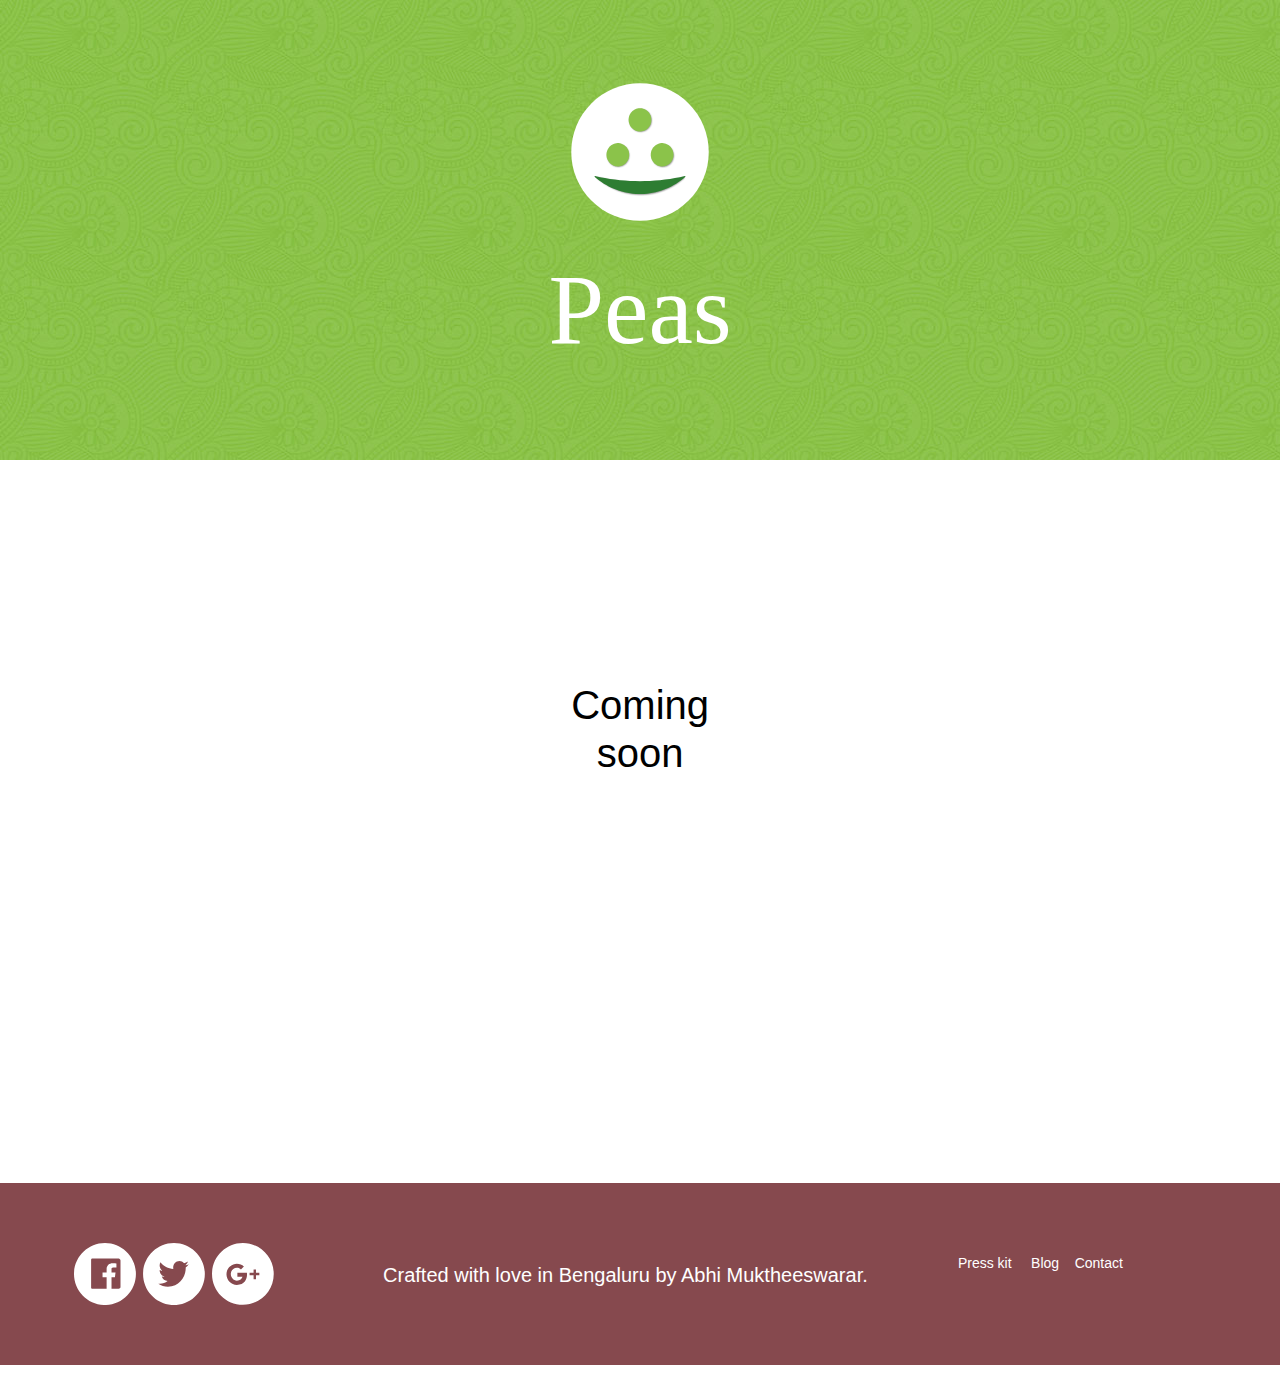
<file: blog.html>
<!DOCTYPE html>
<html class="nojs html" lang="en-US">
 <head>

  <script type="text/javascript">
   if(typeof Muse == "undefined") window.Muse = {}; window.Muse.assets = {"required":["jquery-1.8.3.min.js", "museutils.js", "jquery.watch.js", "jquery.museresponsive.js", "blog.css"], "outOfDate":[]};
</script>
  
  <meta http-equiv="Content-type" content="text/html;charset=UTF-8"/>
  <meta name="generator" content="2015.1.0.342"/>
  <title>Blog</title>
  <meta name="viewport" content="width=device-width, initial-scale=1.0"/>
  <!-- CSS -->
  <link rel="stylesheet" type="text/css" href="css/site_global.css?4224675566"/>
  <link rel="stylesheet" type="text/css" href="css/master_a-master.css?2956567"/>
  <link rel="stylesheet" type="text/css" href="css/blog.css?3830567235" id="pagesheet"/>
  <!-- IE-only CSS -->
  <!--[if lt IE 9]>
  <link rel="stylesheet" type="text/css" href="css/nomq_preview_master_a-master.css?3947596526"/>
  <link rel="stylesheet" type="text/css" href="css/nomq_blog.css?411135897" id="nomq_pagesheet"/>
  <![endif]-->
  <!-- Other scripts -->
  <script type="text/javascript">
   document.documentElement.className = document.documentElement.className.replace(/\bnojs\b/g, 'js');
var __adobewebfontsappname__ = "muse";
</script>
  <!-- JS includes -->
  <script type="text/javascript">
   document.write('\x3Cscript src="' + (document.location.protocol == 'https:' ? 'https:' : 'http:') + '//webfonts.creativecloud.com/merienda-one:n4:default;lato:n4:default.js" type="text/javascript">\x3C/script>');
</script>
   </head>
 <body>

  <div class="breakpoint active" id="bp_infinity" data-min-width="1491"><!-- responsive breakpoint node -->
   <div class="clearfix borderbox" id="page"><!-- column -->
    <div class="browser_width colelem shared_content" id="u2989-bw" data-content-guid="u2989-bw_content">
     <div id="u2989"><!-- column -->
      <div class="clearfix" id="u2989_align_to_page">
       <div class="clip_frame colelem" id="u2990"><!-- svg -->
        <img class="svg temp_no_img_src" id="u2991" data-orig-src="images/peas_5_round-copy.svg" width="150" height="150" alt="" data-mu-svgfallback="images/peas_5_round%20copy_poster_.png" src="images/blank.gif"/>
       </div>
       <div class="clearfix colelem" id="u2992-4"><!-- content -->
        <p>Peas</p>
       </div>
      </div>
     </div>
    </div>
    <div class="clearfix colelem shared_content" id="u3046" data-content-guid="u3046_content"><!-- group -->
     <div class="clearfix grpelem" id="u3049-4"><!-- content -->
      <p>Coming soon</p>
     </div>
    </div>
    <div class="colelem shared_content" id="u3031" data-content-guid="u3031_content"><!-- simple frame --></div>
    <div class="verticalspacer shared_content" data-content-guid="page_3_content"></div>
    <div class="browser_width colelem" id="u94-bw">
     <div id="u94"><!-- group -->
      <div class="clearfix" id="u94_align_to_page">
       <a class="nonblock nontext clip_frame grpelem" id="u737" href="https://www.facebook.com/peasapp" target="_blank"><!-- svg --><img class="svg temp_no_img_src" id="u733" data-orig-src="images/fb.svg" alt="" data-mu-svgfallback="images/fb_poster_.png" data-image-width="80" data-image-height="80" src="images/blank.gif"/></a>
       <a class="nonblock nontext clip_frame grpelem" id="u748" href="https://twitter.com/peasapp" target="_blank"><!-- svg --><img class="svg temp_no_img_src" id="u744" data-orig-src="images/twitter.svg" alt="" data-mu-svgfallback="images/twitter_poster_.png" data-image-width="80" data-image-height="80" src="images/blank.gif"/></a>
       <a class="nonblock nontext clip_frame grpelem" id="u759" href="https://plus.google.com/101689412712195736502" target="_blank"><!-- svg --><img class="svg temp_no_img_src" id="u755" data-orig-src="images/g-.svg" alt="" data-mu-svgfallback="images/g-_poster_.png" data-image-width="80" data-image-height="80" src="images/blank.gif"/></a>
       <div class="Normal clearfix grpelem shared_content" id="u782-7" data-content-guid="u782-7_content"><!-- content -->
        <p>Crafted with love in Bengaluru by <a class="nonblock" href="https://about.me/abhimuktheeswarar" target="_blank"><span id="u782-2">Abhi Muktheeswarar</span></a>.</p>
       </div>
       <div class="Normal clearfix grpelem shared_content" id="u766-11" data-content-guid="u766-11_content"><!-- content -->
        <p><a class="nonblock" href="https://drive.google.com/open?id=0B6iScDNAmSknUUpJUmFjZG5udXc" target="_blank">Press kit</a>&nbsp;&nbsp;&nbsp;&nbsp; <a class="nonblock" href="blog.html">Blog</a>&nbsp;&nbsp;&nbsp; <a class="nonblock" href="contact.html"><span id="u766-7">Contact</span></a></p>
       </div>
      </div>
     </div>
    </div>
   </div>
  </div>
  <div class="breakpoint" id="bp_1490" data-min-width="1201" data-max-width="1490"><!-- responsive breakpoint node -->
   <div class="clearfix borderbox temp_no_id" data-orig-id="page"><!-- column -->
    <div class="browser_width colelem placeholder" data-placeholder-for="u2989-bw_content"><!-- placeholder node --></div>
    <div class="clearfix colelem placeholder" data-placeholder-for="u3046_content"><!-- placeholder node --></div>
    <div class="colelem placeholder" data-placeholder-for="u3031_content"><!-- placeholder node --></div>
    <div class="verticalspacer placeholder" data-placeholder-for="page_3_content"><!-- placeholder node --></div>
    <div class="browser_width colelem temp_no_id" data-orig-id="u94-bw">
     <div class="temp_no_id" data-orig-id="u94"><!-- group -->
      <div class="clearfix temp_no_id" data-orig-id="u94_align_to_page">
       <a class="nonblock nontext clip_frame grpelem temp_no_id" href="https://www.facebook.com/peasapp" target="_blank" data-orig-id="u737"><!-- svg --><img class="svg temp_no_id temp_no_img_src" data-orig-src="images/fb.svg" width="62" height="62" alt="" data-mu-svgfallback="images/fb_poster_.png" data-orig-id="u733" src="images/blank.gif"/></a>
       <a class="nonblock nontext clip_frame grpelem temp_no_id" href="https://twitter.com/peasapp" target="_blank" data-orig-id="u748"><!-- svg --><img class="svg temp_no_id temp_no_img_src" data-orig-src="images/twitter.svg" width="62" height="62" alt="" data-mu-svgfallback="images/twitter_poster_.png" data-orig-id="u744" src="images/blank.gif"/></a>
       <a class="nonblock nontext clip_frame grpelem temp_no_id" href="https://plus.google.com/101689412712195736502" target="_blank" data-orig-id="u759"><!-- svg --><img class="svg temp_no_id temp_no_img_src" data-orig-src="images/g-.svg" width="62" height="62" alt="" data-mu-svgfallback="images/g-_poster_.png" data-orig-id="u755" src="images/blank.gif"/></a>
       <div class="Normal clearfix grpelem placeholder" data-placeholder-for="u782-7_content"><!-- placeholder node --></div>
       <div class="Normal clearfix grpelem placeholder" data-placeholder-for="u766-11_content"><!-- placeholder node --></div>
      </div>
     </div>
    </div>
   </div>
  </div>
  <div class="breakpoint" id="bp_1200" data-min-width="901" data-max-width="1200"><!-- responsive breakpoint node -->
   <div class="clearfix borderbox temp_no_id" data-orig-id="page"><!-- column -->
    <div class="browser_width colelem placeholder" data-placeholder-for="u2989-bw_content"><!-- placeholder node --></div>
    <div class="clearfix colelem placeholder" data-placeholder-for="u3046_content"><!-- placeholder node --></div>
    <div class="colelem placeholder" data-placeholder-for="u3031_content"><!-- placeholder node --></div>
    <div class="verticalspacer placeholder" data-placeholder-for="page_3_content"><!-- placeholder node --></div>
    <div class="browser_width colelem temp_no_id" data-orig-id="u94-bw">
     <div class="temp_no_id" data-orig-id="u94"><!-- column -->
      <div class="clearfix temp_no_id" data-orig-id="u94_align_to_page">
       <div class="clearfix colelem" id="pu737"><!-- group -->
        <a class="nonblock nontext clip_frame grpelem temp_no_id" href="https://www.facebook.com/peasapp" target="_blank" data-orig-id="u737"><!-- svg --><img class="svg temp_no_id temp_no_img_src" data-orig-src="images/fb.svg" width="50" height="50" alt="" data-mu-svgfallback="images/fb_poster_.png" data-orig-id="u733" src="images/blank.gif"/></a>
        <a class="nonblock nontext clip_frame grpelem temp_no_id" href="https://twitter.com/peasapp" target="_blank" data-orig-id="u748"><!-- svg --><img class="svg temp_no_id temp_no_img_src" data-orig-src="images/twitter.svg" width="50" height="50" alt="" data-mu-svgfallback="images/twitter_poster_.png" data-orig-id="u744" src="images/blank.gif"/></a>
        <a class="nonblock nontext clip_frame grpelem temp_no_id" href="https://plus.google.com/101689412712195736502" target="_blank" data-orig-id="u759"><!-- svg --><img class="svg temp_no_id temp_no_img_src" data-orig-src="images/g-.svg" width="50" height="50" alt="" data-mu-svgfallback="images/g-_poster_.png" data-orig-id="u755" src="images/blank.gif"/></a>
       </div>
       <div class="Normal clearfix colelem placeholder" data-placeholder-for="u766-11_content"><!-- placeholder node --></div>
       <div class="Normal clearfix colelem placeholder" data-placeholder-for="u782-7_content"><!-- placeholder node --></div>
      </div>
     </div>
    </div>
   </div>
  </div>
  <div class="breakpoint" id="bp_900" data-min-width="481" data-max-width="900"><!-- responsive breakpoint node -->
   <div class="clearfix borderbox temp_no_id" data-orig-id="page"><!-- column -->
    <div class="browser_width colelem placeholder" data-placeholder-for="u2989-bw_content"><!-- placeholder node --></div>
    <div class="clearfix colelem placeholder" data-placeholder-for="u3046_content"><!-- placeholder node --></div>
    <div class="colelem placeholder" data-placeholder-for="u3031_content"><!-- placeholder node --></div>
    <div class="verticalspacer placeholder" data-placeholder-for="page_3_content"><!-- placeholder node --></div>
    <div class="browser_width colelem temp_no_id" data-orig-id="u94-bw">
     <div class="temp_no_id" data-orig-id="u94"><!-- column -->
      <div class="clearfix temp_no_id" data-orig-id="u94_align_to_page">
       <div class="clearfix colelem temp_no_id" data-orig-id="pu737"><!-- group -->
        <a class="nonblock nontext clip_frame grpelem temp_no_id" href="https://www.facebook.com/peasapp" target="_blank" data-orig-id="u737"><!-- svg --><img class="svg temp_no_id temp_no_img_src" data-orig-src="images/fb.svg" width="51" height="51" alt="" data-mu-svgfallback="images/fb_poster_.png" data-orig-id="u733" src="images/blank.gif"/></a>
        <a class="nonblock nontext clip_frame grpelem temp_no_id" href="https://twitter.com/peasapp" target="_blank" data-orig-id="u748"><!-- svg --><img class="svg temp_no_id temp_no_img_src" data-orig-src="images/twitter.svg" width="51" height="51" alt="" data-mu-svgfallback="images/twitter_poster_.png" data-orig-id="u744" src="images/blank.gif"/></a>
        <a class="nonblock nontext clip_frame grpelem temp_no_id" href="https://plus.google.com/101689412712195736502" target="_blank" data-orig-id="u759"><!-- svg --><img class="svg temp_no_id temp_no_img_src" data-orig-src="images/g-.svg" width="51" height="51" alt="" data-mu-svgfallback="images/g-_poster_.png" data-orig-id="u755" src="images/blank.gif"/></a>
       </div>
       <div class="Normal clearfix colelem placeholder" data-placeholder-for="u766-11_content"><!-- placeholder node --></div>
       <div class="Normal clearfix colelem placeholder" data-placeholder-for="u782-7_content"><!-- placeholder node --></div>
      </div>
     </div>
    </div>
   </div>
  </div>
  <div class="breakpoint" id="bp_480" data-max-width="480"><!-- responsive breakpoint node -->
   <div class="clearfix borderbox temp_no_id" data-orig-id="page"><!-- column -->
    <div class="position_content" id="page_position_content">
     <div class="browser_width colelem placeholder" data-placeholder-for="u2989-bw_content"><!-- placeholder node --></div>
     <div class="clearfix colelem placeholder" data-placeholder-for="u3046_content"><!-- placeholder node --></div>
     <div class="colelem placeholder" data-placeholder-for="u3031_content"><!-- placeholder node --></div>
     <div class="verticalspacer"></div>
     <div class="clearfix colelem temp_no_id" data-orig-id="u94"><!-- column -->
      <div class="clearfix colelem temp_no_id" data-orig-id="pu737"><!-- group -->
       <a class="nonblock nontext clip_frame grpelem temp_no_id" href="https://www.facebook.com/peasapp" target="_blank" data-orig-id="u737"><!-- svg --><img class="svg temp_no_id temp_no_img_src" data-orig-src="images/fb.svg" width="46" height="46" alt="" data-mu-svgfallback="images/fb_poster_.png" data-orig-id="u733" src="images/blank.gif"/></a>
       <a class="nonblock nontext clip_frame grpelem temp_no_id" href="https://twitter.com/peasapp" target="_blank" data-orig-id="u748"><!-- svg --><img class="svg temp_no_id temp_no_img_src" data-orig-src="images/twitter.svg" width="46" height="46" alt="" data-mu-svgfallback="images/twitter_poster_.png" data-orig-id="u744" src="images/blank.gif"/></a>
       <a class="nonblock nontext clip_frame grpelem temp_no_id" href="https://plus.google.com/101689412712195736502" target="_blank" data-orig-id="u759"><!-- svg --><img class="svg temp_no_id temp_no_img_src" data-orig-src="images/g-.svg" width="46" height="46" alt="" data-mu-svgfallback="images/g-_poster_.png" data-orig-id="u755" src="images/blank.gif"/></a>
      </div>
      <div class="Normal clearfix colelem placeholder" data-placeholder-for="u766-11_content"><!-- placeholder node --></div>
      <div class="Normal clearfix colelem placeholder" data-placeholder-for="u782-7_content"><!-- placeholder node --></div>
     </div>
    </div>
   </div>
  </div>
  <!-- JS includes -->
  <script type="text/javascript">
   if (document.location.protocol != 'https:') document.write('\x3Cscript src="http://musecdn.businesscatalyst.com/scripts/4.0/jquery-1.8.3.min.js" type="text/javascript">\x3C/script>');
</script>
  <script type="text/javascript">
   window.jQuery || document.write('\x3Cscript src="scripts/jquery-1.8.3.min.js" type="text/javascript">\x3C/script>');
</script>
  <script src="scripts/museutils.js?4190794036" type="text/javascript"></script>
  <script src="scripts/whatinput.js?84559013" type="text/javascript"></script>
  <script src="scripts/jquery.watch.js?349565855" type="text/javascript"></script>
  <script src="scripts/jquery.museresponsive.js?408737887" type="text/javascript"></script>
  <!-- Other scripts -->
  <script type="text/javascript">
   $(document).ready(function() { try {
(function(){var a={},b=function(a){if(a.match(/^rgb/))return a=a.replace(/\s+/g,"").match(/([\d\,]+)/gi)[0].split(","),(parseInt(a[0])<<16)+(parseInt(a[1])<<8)+parseInt(a[2]);if(a.match(/^\#/))return parseInt(a.substr(1),16);return 0};(function(){$('link[type="text/css"]').each(function(){var b=($(this).attr("href")||"").match(/\/?css\/([\w\-]+\.css)\?(\d+)/);b&&b[1]&&b[2]&&(a[b[1]]=b[2])})})();(function(){$("body").append('<div class="version" style="display:none; width:1px; height:1px;"></div>');
for(var c=$(".version"),d=0;d<Muse.assets.required.length;){var f=Muse.assets.required[d],g=f.match(/([\w\-\.]+)\.(\w+)$/),k=g&&g[1]?g[1]:null,g=g&&g[2]?g[2]:null;switch(g.toLowerCase()){case "css":k=k.replace(/\W/gi,"_").replace(/^([^a-z])/gi,"_$1");c.addClass(k);var g=b(c.css("color")),h=b(c.css("background-color"));g!=0||h!=0?(Muse.assets.required.splice(d,1),"undefined"!=typeof a[f]&&(g!=a[f]>>>24||h!=(a[f]&16777215))&&Muse.assets.outOfDate.push(f)):d++;c.removeClass(k);break;case "js":k.match(/^jquery-[\d\.]+/gi)&&
typeof $!="undefined"?Muse.assets.required.splice(d,1):d++;break;default:throw Error("Unsupported file type: "+g);}}c.remove();if(Muse.assets.outOfDate.length||Muse.assets.required.length)c="Some files on the server may be missing or incorrect. Clear browser cache and try again. If the problem persists please contact website author.",(d=location&&location.search&&location.search.match&&location.search.match(/muse_debug/gi))&&Muse.assets.outOfDate.length&&(c+="\nOut of date: "+Muse.assets.outOfDate.join(",")),d&&Muse.assets.required.length&&(c+="\nMissing: "+Muse.assets.required.join(",")),alert(c)})()})();/* body */
Muse.Utils.transformMarkupToFixBrowserProblemsPreInit();/* body */
Muse.Utils.prepHyperlinks(true);/* body */
Muse.Utils.resizeHeight('.browser_width');/* resize height */
Muse.Utils.requestAnimationFrame(function() { $('body').addClass('initialized'); });/* mark body as initialized */
Muse.Utils.fullPage('#page');/* 100% height page */
$( '.breakpoint' ).registerBreakpoint();/* Register breakpoints */
Muse.Utils.transformMarkupToFixBrowserProblems();/* body */
} catch(e) { if (e && 'function' == typeof e.notify) e.notify(); else Muse.Assert.fail('Error calling selector function:' + e); }});
</script>
   </body>
</html>
</file>
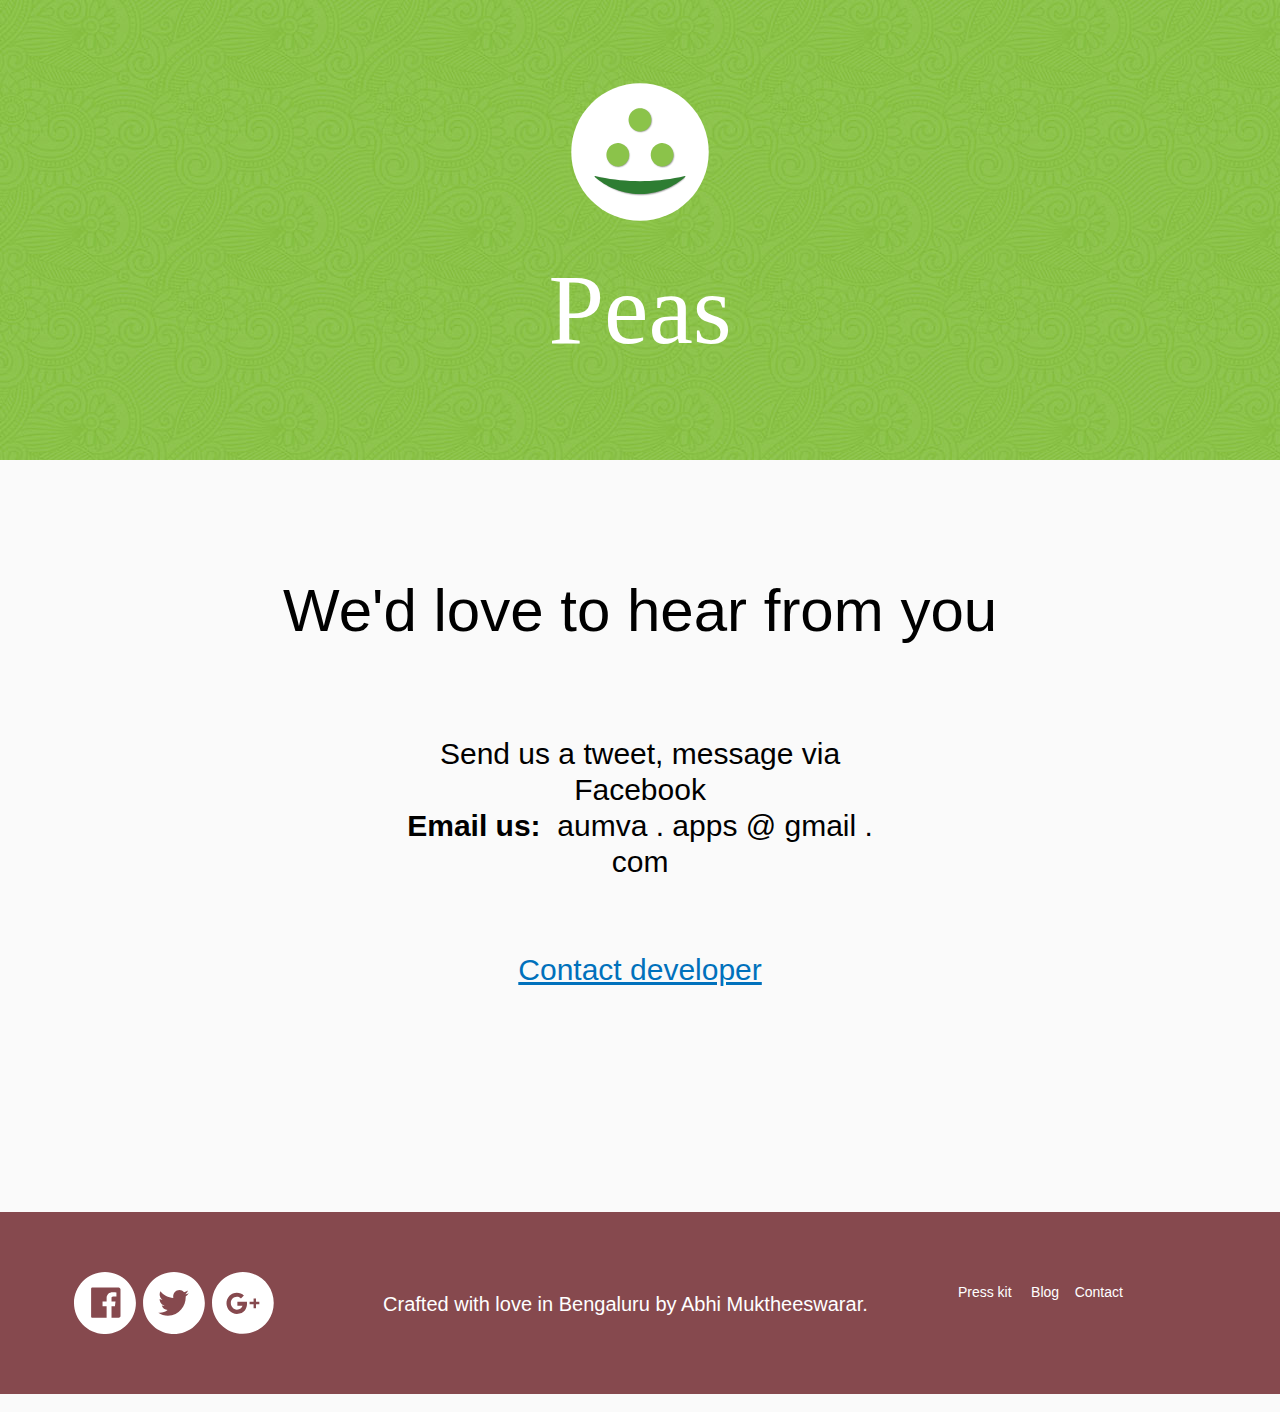
<file: contact.html>
<!DOCTYPE html>
<html class="nojs html" lang="en-US">
 <head>

  <script type="text/javascript">
   if(typeof Muse == "undefined") window.Muse = {}; window.Muse.assets = {"required":["jquery-1.8.3.min.js", "museutils.js", "jquery.watch.js", "jquery.museresponsive.js", "contact.css"], "outOfDate":[]};
</script>
  
  <meta http-equiv="Content-type" content="text/html;charset=UTF-8"/>
  <meta name="generator" content="2015.1.0.342"/>
  <title>Contact</title>
  <meta name="viewport" content="width=device-width, initial-scale=1.0"/>
  <!-- CSS -->
  <link rel="stylesheet" type="text/css" href="css/site_global.css?4224675566"/>
  <link rel="stylesheet" type="text/css" href="css/master_a-master.css?2956567"/>
  <link rel="stylesheet" type="text/css" href="css/contact.css?4172592315" id="pagesheet"/>
  <!-- IE-only CSS -->
  <!--[if lt IE 9]>
  <link rel="stylesheet" type="text/css" href="css/iefonts_contact.css?321525473"/>
  <link rel="stylesheet" type="text/css" href="css/nomq_preview_master_a-master.css?3947596526"/>
  <link rel="stylesheet" type="text/css" href="css/nomq_contact.css?4260184221" id="nomq_pagesheet"/>
  <![endif]-->
  <!-- Other scripts -->
  <script type="text/javascript">
   document.documentElement.className = document.documentElement.className.replace(/\bnojs\b/g, 'js');
var __adobewebfontsappname__ = "muse";
</script>
  <!-- JS includes -->
  <script type="text/javascript">
   document.write('\x3Cscript src="' + (document.location.protocol == 'https:' ? 'https:' : 'http:') + '//webfonts.creativecloud.com/merienda-one:n4:default;lato:n4,n7:default.js" type="text/javascript">\x3C/script>');
</script>
   </head>
 <body>

  <div class="breakpoint active" id="bp_infinity" data-min-width="1491"><!-- responsive breakpoint node -->
   <div class="clearfix borderbox" id="page"><!-- column -->
    <div class="browser_width colelem shared_content" id="u2744-bw" data-content-guid="u2744-bw_content">
     <div id="u2744"><!-- column -->
      <div class="clearfix" id="u2744_align_to_page">
       <div class="clip_frame colelem" id="u2757"><!-- svg -->
        <img class="svg temp_no_img_src" id="u2758" data-orig-src="images/peas_5_round-copy.svg" width="150" height="150" alt="" data-mu-svgfallback="images/peas_5_round%20copy_poster_.png" src="images/blank.gif"/>
       </div>
       <div class="clearfix colelem" id="u2759-4"><!-- content -->
        <p>Peas</p>
       </div>
      </div>
     </div>
    </div>
    <div class="clearfix colelem shared_content" id="u2789-4" data-content-guid="u2789-4_content"><!-- content -->
     <p>We'd love to hear from you</p>
    </div>
    <div class="clearfix colelem shared_content" id="u2808-12" data-content-guid="u2808-12_content"><!-- content -->
     <p>Send us a tweet, message via Facebook</p>
     <p><span id="u2808-3">Email us:&nbsp; </span><span id="u2808-4">aumva . apps @ gmail . com</span></p>
     <p>&nbsp;</p>
     <p>&nbsp;</p>
     <p><a class="nonblock" href="https://about.me/abhimuktheeswarar">Contact developer</a></p>
    </div>
    <div class="colelem shared_content" id="u2747" data-content-guid="u2747_content"><!-- simple frame --></div>
    <div class="verticalspacer shared_content" data-content-guid="page_4_content"></div>
    <div class="browser_width colelem" id="u94-bw">
     <div id="u94"><!-- group -->
      <div class="clearfix" id="u94_align_to_page">
       <a class="nonblock nontext clip_frame grpelem" id="u737" href="https://www.facebook.com/peasapp" target="_blank"><!-- svg --><img class="svg temp_no_img_src" id="u733" data-orig-src="images/fb.svg" alt="" data-mu-svgfallback="images/fb_poster_.png" data-image-width="80" data-image-height="80" src="images/blank.gif"/></a>
       <a class="nonblock nontext clip_frame grpelem" id="u748" href="https://twitter.com/peasapp" target="_blank"><!-- svg --><img class="svg temp_no_img_src" id="u744" data-orig-src="images/twitter.svg" alt="" data-mu-svgfallback="images/twitter_poster_.png" data-image-width="80" data-image-height="80" src="images/blank.gif"/></a>
       <a class="nonblock nontext clip_frame grpelem" id="u759" href="https://plus.google.com/101689412712195736502" target="_blank"><!-- svg --><img class="svg temp_no_img_src" id="u755" data-orig-src="images/g-.svg" alt="" data-mu-svgfallback="images/g-_poster_.png" data-image-width="80" data-image-height="80" src="images/blank.gif"/></a>
       <div class="Normal clearfix grpelem shared_content" id="u782-7" data-content-guid="u782-7_content"><!-- content -->
        <p>Crafted with love in Bengaluru by <a class="nonblock" href="https://about.me/abhimuktheeswarar" target="_blank"><span id="u782-2">Abhi Muktheeswarar</span></a>.</p>
       </div>
       <div class="Normal clearfix grpelem shared_content" id="u766-11" data-content-guid="u766-11_content"><!-- content -->
        <p><a class="nonblock" href="https://drive.google.com/open?id=0B6iScDNAmSknUUpJUmFjZG5udXc" target="_blank">Press kit</a>&nbsp;&nbsp;&nbsp;&nbsp; <a class="nonblock" href="blog.html">Blog</a>&nbsp;&nbsp;&nbsp; <a class="nonblock" href="contact.html"><span id="u766-7">Contact</span></a></p>
       </div>
      </div>
     </div>
    </div>
   </div>
  </div>
  <div class="breakpoint" id="bp_1490" data-min-width="1201" data-max-width="1490"><!-- responsive breakpoint node -->
   <div class="clearfix borderbox temp_no_id" data-orig-id="page"><!-- column -->
    <div class="browser_width colelem placeholder" data-placeholder-for="u2744-bw_content"><!-- placeholder node --></div>
    <div class="clearfix colelem placeholder" data-placeholder-for="u2789-4_content"><!-- placeholder node --></div>
    <div class="clearfix colelem placeholder" data-placeholder-for="u2808-12_content"><!-- placeholder node --></div>
    <div class="colelem placeholder" data-placeholder-for="u2747_content"><!-- placeholder node --></div>
    <div class="verticalspacer placeholder" data-placeholder-for="page_4_content"><!-- placeholder node --></div>
    <div class="browser_width colelem temp_no_id" data-orig-id="u94-bw">
     <div class="temp_no_id" data-orig-id="u94"><!-- group -->
      <div class="clearfix temp_no_id" data-orig-id="u94_align_to_page">
       <a class="nonblock nontext clip_frame grpelem temp_no_id" href="https://www.facebook.com/peasapp" target="_blank" data-orig-id="u737"><!-- svg --><img class="svg temp_no_id temp_no_img_src" data-orig-src="images/fb.svg" width="62" height="62" alt="" data-mu-svgfallback="images/fb_poster_.png" data-orig-id="u733" src="images/blank.gif"/></a>
       <a class="nonblock nontext clip_frame grpelem temp_no_id" href="https://twitter.com/peasapp" target="_blank" data-orig-id="u748"><!-- svg --><img class="svg temp_no_id temp_no_img_src" data-orig-src="images/twitter.svg" width="62" height="62" alt="" data-mu-svgfallback="images/twitter_poster_.png" data-orig-id="u744" src="images/blank.gif"/></a>
       <a class="nonblock nontext clip_frame grpelem temp_no_id" href="https://plus.google.com/101689412712195736502" target="_blank" data-orig-id="u759"><!-- svg --><img class="svg temp_no_id temp_no_img_src" data-orig-src="images/g-.svg" width="62" height="62" alt="" data-mu-svgfallback="images/g-_poster_.png" data-orig-id="u755" src="images/blank.gif"/></a>
       <div class="Normal clearfix grpelem placeholder" data-placeholder-for="u782-7_content"><!-- placeholder node --></div>
       <div class="Normal clearfix grpelem placeholder" data-placeholder-for="u766-11_content"><!-- placeholder node --></div>
      </div>
     </div>
    </div>
   </div>
  </div>
  <div class="breakpoint" id="bp_1200" data-min-width="901" data-max-width="1200"><!-- responsive breakpoint node -->
   <div class="clearfix borderbox temp_no_id" data-orig-id="page"><!-- column -->
    <div class="browser_width colelem placeholder" data-placeholder-for="u2744-bw_content"><!-- placeholder node --></div>
    <div class="clearfix colelem placeholder" data-placeholder-for="u2789-4_content"><!-- placeholder node --></div>
    <div class="clearfix colelem placeholder" data-placeholder-for="u2808-12_content"><!-- placeholder node --></div>
    <div class="colelem placeholder" data-placeholder-for="u2747_content"><!-- placeholder node --></div>
    <div class="verticalspacer placeholder" data-placeholder-for="page_4_content"><!-- placeholder node --></div>
    <div class="browser_width colelem temp_no_id" data-orig-id="u94-bw">
     <div class="temp_no_id" data-orig-id="u94"><!-- column -->
      <div class="clearfix temp_no_id" data-orig-id="u94_align_to_page">
       <div class="clearfix colelem" id="pu737"><!-- group -->
        <a class="nonblock nontext clip_frame grpelem temp_no_id" href="https://www.facebook.com/peasapp" target="_blank" data-orig-id="u737"><!-- svg --><img class="svg temp_no_id temp_no_img_src" data-orig-src="images/fb.svg" width="50" height="50" alt="" data-mu-svgfallback="images/fb_poster_.png" data-orig-id="u733" src="images/blank.gif"/></a>
        <a class="nonblock nontext clip_frame grpelem temp_no_id" href="https://twitter.com/peasapp" target="_blank" data-orig-id="u748"><!-- svg --><img class="svg temp_no_id temp_no_img_src" data-orig-src="images/twitter.svg" width="50" height="50" alt="" data-mu-svgfallback="images/twitter_poster_.png" data-orig-id="u744" src="images/blank.gif"/></a>
        <a class="nonblock nontext clip_frame grpelem temp_no_id" href="https://plus.google.com/101689412712195736502" target="_blank" data-orig-id="u759"><!-- svg --><img class="svg temp_no_id temp_no_img_src" data-orig-src="images/g-.svg" width="50" height="50" alt="" data-mu-svgfallback="images/g-_poster_.png" data-orig-id="u755" src="images/blank.gif"/></a>
       </div>
       <div class="Normal clearfix colelem placeholder" data-placeholder-for="u766-11_content"><!-- placeholder node --></div>
       <div class="Normal clearfix colelem placeholder" data-placeholder-for="u782-7_content"><!-- placeholder node --></div>
      </div>
     </div>
    </div>
   </div>
  </div>
  <div class="breakpoint" id="bp_900" data-min-width="481" data-max-width="900"><!-- responsive breakpoint node -->
   <div class="clearfix borderbox temp_no_id" data-orig-id="page"><!-- column -->
    <div class="browser_width colelem placeholder" data-placeholder-for="u2744-bw_content"><!-- placeholder node --></div>
    <div class="clearfix colelem placeholder" data-placeholder-for="u2789-4_content"><!-- placeholder node --></div>
    <div class="clearfix colelem placeholder" data-placeholder-for="u2808-12_content"><!-- placeholder node --></div>
    <div class="colelem placeholder" data-placeholder-for="u2747_content"><!-- placeholder node --></div>
    <div class="verticalspacer placeholder" data-placeholder-for="page_4_content"><!-- placeholder node --></div>
    <div class="browser_width colelem temp_no_id" data-orig-id="u94-bw">
     <div class="temp_no_id" data-orig-id="u94"><!-- column -->
      <div class="clearfix temp_no_id" data-orig-id="u94_align_to_page">
       <div class="clearfix colelem temp_no_id" data-orig-id="pu737"><!-- group -->
        <a class="nonblock nontext clip_frame grpelem temp_no_id" href="https://www.facebook.com/peasapp" target="_blank" data-orig-id="u737"><!-- svg --><img class="svg temp_no_id temp_no_img_src" data-orig-src="images/fb.svg" width="51" height="51" alt="" data-mu-svgfallback="images/fb_poster_.png" data-orig-id="u733" src="images/blank.gif"/></a>
        <a class="nonblock nontext clip_frame grpelem temp_no_id" href="https://twitter.com/peasapp" target="_blank" data-orig-id="u748"><!-- svg --><img class="svg temp_no_id temp_no_img_src" data-orig-src="images/twitter.svg" width="51" height="51" alt="" data-mu-svgfallback="images/twitter_poster_.png" data-orig-id="u744" src="images/blank.gif"/></a>
        <a class="nonblock nontext clip_frame grpelem temp_no_id" href="https://plus.google.com/101689412712195736502" target="_blank" data-orig-id="u759"><!-- svg --><img class="svg temp_no_id temp_no_img_src" data-orig-src="images/g-.svg" width="51" height="51" alt="" data-mu-svgfallback="images/g-_poster_.png" data-orig-id="u755" src="images/blank.gif"/></a>
       </div>
       <div class="Normal clearfix colelem placeholder" data-placeholder-for="u766-11_content"><!-- placeholder node --></div>
       <div class="Normal clearfix colelem placeholder" data-placeholder-for="u782-7_content"><!-- placeholder node --></div>
      </div>
     </div>
    </div>
   </div>
  </div>
  <div class="breakpoint" id="bp_480" data-max-width="480"><!-- responsive breakpoint node -->
   <div class="clearfix borderbox temp_no_id" data-orig-id="page"><!-- column -->
    <div class="position_content" id="page_position_content">
     <div class="browser_width colelem placeholder" data-placeholder-for="u2744-bw_content"><!-- placeholder node --></div>
     <div class="clearfix colelem placeholder" data-placeholder-for="u2789-4_content"><!-- placeholder node --></div>
     <div class="clearfix colelem placeholder" data-placeholder-for="u2808-12_content"><!-- placeholder node --></div>
     <div class="colelem placeholder" data-placeholder-for="u2747_content"><!-- placeholder node --></div>
     <div class="verticalspacer"></div>
     <div class="clearfix colelem temp_no_id" data-orig-id="u94"><!-- column -->
      <div class="clearfix colelem temp_no_id" data-orig-id="pu737"><!-- group -->
       <a class="nonblock nontext clip_frame grpelem temp_no_id" href="https://www.facebook.com/peasapp" target="_blank" data-orig-id="u737"><!-- svg --><img class="svg temp_no_id temp_no_img_src" data-orig-src="images/fb.svg" width="46" height="46" alt="" data-mu-svgfallback="images/fb_poster_.png" data-orig-id="u733" src="images/blank.gif"/></a>
       <a class="nonblock nontext clip_frame grpelem temp_no_id" href="https://twitter.com/peasapp" target="_blank" data-orig-id="u748"><!-- svg --><img class="svg temp_no_id temp_no_img_src" data-orig-src="images/twitter.svg" width="46" height="46" alt="" data-mu-svgfallback="images/twitter_poster_.png" data-orig-id="u744" src="images/blank.gif"/></a>
       <a class="nonblock nontext clip_frame grpelem temp_no_id" href="https://plus.google.com/101689412712195736502" target="_blank" data-orig-id="u759"><!-- svg --><img class="svg temp_no_id temp_no_img_src" data-orig-src="images/g-.svg" width="46" height="46" alt="" data-mu-svgfallback="images/g-_poster_.png" data-orig-id="u755" src="images/blank.gif"/></a>
      </div>
      <div class="Normal clearfix colelem placeholder" data-placeholder-for="u766-11_content"><!-- placeholder node --></div>
      <div class="Normal clearfix colelem placeholder" data-placeholder-for="u782-7_content"><!-- placeholder node --></div>
     </div>
    </div>
   </div>
  </div>
  <!-- JS includes -->
  <script type="text/javascript">
   if (document.location.protocol != 'https:') document.write('\x3Cscript src="http://musecdn.businesscatalyst.com/scripts/4.0/jquery-1.8.3.min.js" type="text/javascript">\x3C/script>');
</script>
  <script type="text/javascript">
   window.jQuery || document.write('\x3Cscript src="scripts/jquery-1.8.3.min.js" type="text/javascript">\x3C/script>');
</script>
  <script src="scripts/museutils.js?4190794036" type="text/javascript"></script>
  <script src="scripts/whatinput.js?84559013" type="text/javascript"></script>
  <script src="scripts/jquery.watch.js?349565855" type="text/javascript"></script>
  <script src="scripts/jquery.museresponsive.js?408737887" type="text/javascript"></script>
  <!-- Other scripts -->
  <script type="text/javascript">
   $(document).ready(function() { try {
(function(){var a={},b=function(a){if(a.match(/^rgb/))return a=a.replace(/\s+/g,"").match(/([\d\,]+)/gi)[0].split(","),(parseInt(a[0])<<16)+(parseInt(a[1])<<8)+parseInt(a[2]);if(a.match(/^\#/))return parseInt(a.substr(1),16);return 0};(function(){$('link[type="text/css"]').each(function(){var b=($(this).attr("href")||"").match(/\/?css\/([\w\-]+\.css)\?(\d+)/);b&&b[1]&&b[2]&&(a[b[1]]=b[2])})})();(function(){$("body").append('<div class="version" style="display:none; width:1px; height:1px;"></div>');
for(var c=$(".version"),d=0;d<Muse.assets.required.length;){var f=Muse.assets.required[d],g=f.match(/([\w\-\.]+)\.(\w+)$/),k=g&&g[1]?g[1]:null,g=g&&g[2]?g[2]:null;switch(g.toLowerCase()){case "css":k=k.replace(/\W/gi,"_").replace(/^([^a-z])/gi,"_$1");c.addClass(k);var g=b(c.css("color")),h=b(c.css("background-color"));g!=0||h!=0?(Muse.assets.required.splice(d,1),"undefined"!=typeof a[f]&&(g!=a[f]>>>24||h!=(a[f]&16777215))&&Muse.assets.outOfDate.push(f)):d++;c.removeClass(k);break;case "js":k.match(/^jquery-[\d\.]+/gi)&&
typeof $!="undefined"?Muse.assets.required.splice(d,1):d++;break;default:throw Error("Unsupported file type: "+g);}}c.remove();if(Muse.assets.outOfDate.length||Muse.assets.required.length)c="Some files on the server may be missing or incorrect. Clear browser cache and try again. If the problem persists please contact website author.",(d=location&&location.search&&location.search.match&&location.search.match(/muse_debug/gi))&&Muse.assets.outOfDate.length&&(c+="\nOut of date: "+Muse.assets.outOfDate.join(",")),d&&Muse.assets.required.length&&(c+="\nMissing: "+Muse.assets.required.join(",")),alert(c)})()})();/* body */
Muse.Utils.transformMarkupToFixBrowserProblemsPreInit();/* body */
Muse.Utils.prepHyperlinks(true);/* body */
Muse.Utils.resizeHeight('.browser_width');/* resize height */
Muse.Utils.requestAnimationFrame(function() { $('body').addClass('initialized'); });/* mark body as initialized */
Muse.Utils.fullPage('#page');/* 100% height page */
$( '.breakpoint' ).registerBreakpoint();/* Register breakpoints */
Muse.Utils.transformMarkupToFixBrowserProblems();/* body */
} catch(e) { if (e && 'function' == typeof e.notify) e.notify(); else Muse.Assert.fail('Error calling selector function:' + e); }});
</script>
   </body>
</html>
</file>
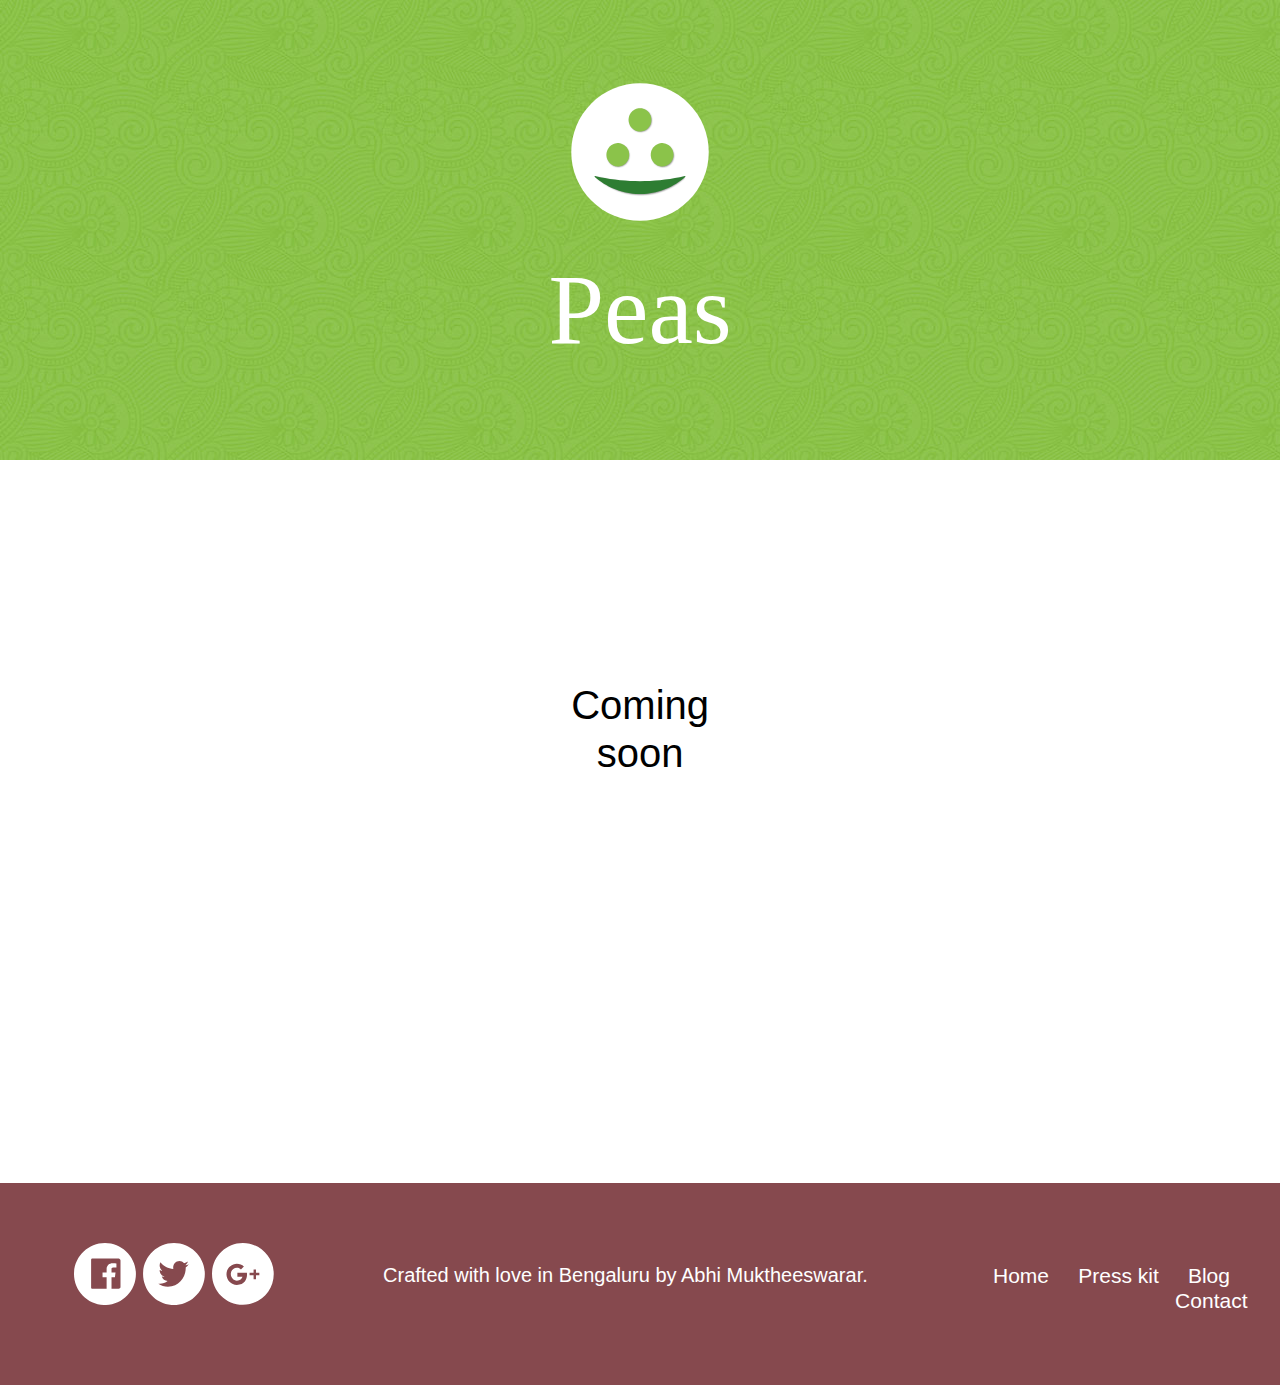
<file: peas---blog.html>
<!DOCTYPE html>
<html class="nojs html" lang="en-US">
 <head>

  <script type="text/javascript">
   if(typeof Muse == "undefined") window.Muse = {}; window.Muse.assets = {"required":["jquery-1.8.3.min.js", "museutils.js", "jquery.watch.js", "jquery.museresponsive.js", "peas---blog.css"], "outOfDate":[]};
</script>
  
  <meta http-equiv="Content-type" content="text/html;charset=UTF-8"/>
  <meta name="generator" content="2015.1.0.342"/>
  <link rel="shortcut icon" href="images/favicon.ico?380844437"/>
  <title>Peas - Blog</title>
  <meta name="viewport" content="width=device-width, initial-scale=1.0"/>
  <!-- CSS -->
  <link rel="stylesheet" type="text/css" href="css/site_global.css?4224675566"/>
  <link rel="stylesheet" type="text/css" href="css/master_a-master.css?3989224493"/>
  <link rel="stylesheet" type="text/css" href="css/peas---blog.css?3949495533" id="pagesheet"/>
  <!-- IE-only CSS -->
  <!--[if lt IE 9]>
  <link rel="stylesheet" type="text/css" href="css/nomq_preview_master_a-master.css?262919280"/>
  <link rel="stylesheet" type="text/css" href="css/nomq_peas---blog.css?3790799160" id="nomq_pagesheet"/>
  <![endif]-->
  <!-- Other scripts -->
  <script type="text/javascript">
   document.documentElement.className = document.documentElement.className.replace(/\bnojs\b/g, 'js');
var __adobewebfontsappname__ = "muse";
</script>
  <!-- JS includes -->
  <script type="text/javascript">
   document.write('\x3Cscript src="' + (document.location.protocol == 'https:' ? 'https:' : 'http:') + '//webfonts.creativecloud.com/lato:n4:default;merienda-one:n4:default.js" type="text/javascript">\x3C/script>');
</script>
   </head>
 <body>

  <div class="breakpoint active" id="bp_infinity" data-min-width="1491"><!-- responsive breakpoint node -->
   <div class="clearfix borderbox" id="page"><!-- column -->
    <div class="browser_width colelem shared_content" id="u2989-bw" data-content-guid="u2989-bw_content">
     <div id="u2989"><!-- column -->
      <div class="clearfix" id="u2989_align_to_page">
       <div class="clip_frame colelem" id="u2990"><!-- svg -->
        <img class="svg temp_no_img_src" id="u2991" data-orig-src="images/peas_5_round-copy.svg" width="150" height="150" alt="" data-mu-svgfallback="images/peas_5_round%20copy_poster_.png" src="images/blank.gif"/>
       </div>
       <div class="clearfix colelem" id="u2992-4"><!-- content -->
        <p>Peas</p>
       </div>
      </div>
     </div>
    </div>
    <div class="clearfix colelem shared_content" id="u3046" data-content-guid="u3046_content"><!-- group -->
     <div class="clearfix grpelem" id="u3049-4"><!-- content -->
      <p>Coming soon</p>
     </div>
    </div>
    <div class="colelem shared_content" id="u3031" data-content-guid="u3031_content"><!-- simple frame --></div>
    <div class="verticalspacer shared_content" data-content-guid="page_3_content"></div>
    <div class="clearfix colelem" id="u94"><!-- group -->
     <a class="nonblock nontext clip_frame grpelem" id="u737" href="https://www.facebook.com/peasapp" target="_blank"><!-- svg --><img class="svg temp_no_img_src" id="u733" data-orig-src="images/fb.svg" alt="" data-mu-svgfallback="images/fb_poster_.png" data-image-width="80" data-image-height="80" src="images/blank.gif"/></a>
     <a class="nonblock nontext clip_frame grpelem" id="u748" href="https://twitter.com/peasapp" target="_blank"><!-- svg --><img class="svg temp_no_img_src" id="u744" data-orig-src="images/twitter.svg" alt="" data-mu-svgfallback="images/twitter_poster_.png" data-image-width="80" data-image-height="80" src="images/blank.gif"/></a>
     <a class="nonblock nontext clip_frame grpelem" id="u759" href="https://plus.google.com/101689412712195736502" target="_blank"><!-- svg --><img class="svg temp_no_img_src" id="u755" data-orig-src="images/g-.svg" alt="" data-mu-svgfallback="images/g-_poster_.png" data-image-width="80" data-image-height="80" src="images/blank.gif"/></a>
     <div class="Normal clearfix grpelem shared_content" id="u782-7" data-content-guid="u782-7_content"><!-- content -->
      <p id="u782-5">Crafted with love in Bengaluru by <a class="nonblock" href="https://about.me/abhimuktheeswarar" target="_blank"><span id="u782-2">Abhi Muktheeswarar</span></a>.</p>
     </div>
     <div class="Normal clearfix grpelem shared_content" id="u766-15" data-content-guid="u766-15_content"><!-- content -->
      <p id="u766-13"><a class="nonblock" href="index.html">Home<span id="u766-2"> </span></a><span id="u766-4">&nbsp;&nbsp;&nbsp; </span><a class="nonblock" href="https://drive.google.com/open?id=0B6iScDNAmSknUUpJUmFjZG5udXc" target="_blank"><span id="u766-5">Press kit</span></a>&nbsp;&nbsp;&nbsp;&nbsp; <a class="nonblock" href="peas---blog.html">Blog</a>&nbsp;&nbsp;&nbsp; <a class="nonblock" href="peas---contact.html">Contact</a></p>
     </div>
    </div>
   </div>
  </div>
  <div class="breakpoint" id="bp_1490" data-min-width="1201" data-max-width="1490"><!-- responsive breakpoint node -->
   <div class="clearfix borderbox temp_no_id" data-orig-id="page"><!-- column -->
    <div class="browser_width colelem placeholder" data-placeholder-for="u2989-bw_content"><!-- placeholder node --></div>
    <div class="clearfix colelem placeholder" data-placeholder-for="u3046_content"><!-- placeholder node --></div>
    <div class="colelem placeholder" data-placeholder-for="u3031_content"><!-- placeholder node --></div>
    <div class="verticalspacer placeholder" data-placeholder-for="page_3_content"><!-- placeholder node --></div>
    <div class="browser_width colelem" id="u94-bw">
     <div class="temp_no_id" data-orig-id="u94"><!-- group -->
      <div class="clearfix" id="u94_align_to_page">
       <a class="nonblock nontext clip_frame grpelem temp_no_id" href="https://www.facebook.com/peasapp" target="_blank" data-orig-id="u737"><!-- svg --><img class="svg temp_no_id temp_no_img_src" data-orig-src="images/fb.svg" width="62" height="62" alt="" data-mu-svgfallback="images/fb_poster_.png" data-orig-id="u733" src="images/blank.gif"/></a>
       <a class="nonblock nontext clip_frame grpelem temp_no_id" href="https://twitter.com/peasapp" target="_blank" data-orig-id="u748"><!-- svg --><img class="svg temp_no_id temp_no_img_src" data-orig-src="images/twitter.svg" width="62" height="62" alt="" data-mu-svgfallback="images/twitter_poster_.png" data-orig-id="u744" src="images/blank.gif"/></a>
       <a class="nonblock nontext clip_frame grpelem temp_no_id" href="https://plus.google.com/101689412712195736502" target="_blank" data-orig-id="u759"><!-- svg --><img class="svg temp_no_id temp_no_img_src" data-orig-src="images/g-.svg" width="62" height="62" alt="" data-mu-svgfallback="images/g-_poster_.png" data-orig-id="u755" src="images/blank.gif"/></a>
       <div class="Normal clearfix grpelem placeholder" data-placeholder-for="u782-7_content"><!-- placeholder node --></div>
       <div class="Normal clearfix grpelem placeholder" data-placeholder-for="u766-15_content"><!-- placeholder node --></div>
      </div>
     </div>
    </div>
   </div>
  </div>
  <div class="breakpoint" id="bp_1200" data-min-width="901" data-max-width="1200"><!-- responsive breakpoint node -->
   <div class="clearfix borderbox temp_no_id" data-orig-id="page"><!-- column -->
    <div class="browser_width colelem placeholder" data-placeholder-for="u2989-bw_content"><!-- placeholder node --></div>
    <div class="clearfix colelem placeholder" data-placeholder-for="u3046_content"><!-- placeholder node --></div>
    <div class="colelem placeholder" data-placeholder-for="u3031_content"><!-- placeholder node --></div>
    <div class="verticalspacer placeholder" data-placeholder-for="page_3_content"><!-- placeholder node --></div>
    <div class="browser_width colelem temp_no_id" data-orig-id="u94-bw">
     <div class="temp_no_id" data-orig-id="u94"><!-- column -->
      <div class="clearfix temp_no_id" data-orig-id="u94_align_to_page">
       <div class="clearfix colelem" id="pu737"><!-- group -->
        <a class="nonblock nontext clip_frame grpelem temp_no_id" href="https://www.facebook.com/peasapp" target="_blank" data-orig-id="u737"><!-- svg --><img class="svg temp_no_id temp_no_img_src" data-orig-src="images/fb.svg" alt="" data-mu-svgfallback="images/fb_poster_.png" data-image-width="50" data-image-height="50" data-orig-id="u733" src="images/blank.gif"/></a>
        <a class="nonblock nontext clip_frame grpelem temp_no_id" href="https://twitter.com/peasapp" target="_blank" data-orig-id="u748"><!-- svg --><img class="svg temp_no_id temp_no_img_src" data-orig-src="images/twitter.svg" alt="" data-mu-svgfallback="images/twitter_poster_.png" data-image-width="50" data-image-height="50" data-orig-id="u744" src="images/blank.gif"/></a>
        <a class="nonblock nontext clip_frame grpelem temp_no_id" href="https://plus.google.com/101689412712195736502" target="_blank" data-orig-id="u759"><!-- svg --><img class="svg temp_no_id temp_no_img_src" data-orig-src="images/g-.svg" alt="" data-mu-svgfallback="images/g-_poster_.png" data-image-width="50" data-image-height="50" data-orig-id="u755" src="images/blank.gif"/></a>
       </div>
       <div class="Normal clearfix colelem placeholder" data-placeholder-for="u766-15_content"><!-- placeholder node --></div>
       <div class="Normal clearfix colelem placeholder" data-placeholder-for="u782-7_content"><!-- placeholder node --></div>
      </div>
     </div>
    </div>
   </div>
  </div>
  <div class="breakpoint" id="bp_900" data-min-width="481" data-max-width="900"><!-- responsive breakpoint node -->
   <div class="clearfix borderbox temp_no_id" data-orig-id="page"><!-- column -->
    <div class="browser_width colelem placeholder" data-placeholder-for="u2989-bw_content"><!-- placeholder node --></div>
    <div class="clearfix colelem placeholder" data-placeholder-for="u3046_content"><!-- placeholder node --></div>
    <div class="colelem placeholder" data-placeholder-for="u3031_content"><!-- placeholder node --></div>
    <div class="verticalspacer placeholder" data-placeholder-for="page_3_content"><!-- placeholder node --></div>
    <div class="browser_width colelem temp_no_id" data-orig-id="u94-bw">
     <div class="temp_no_id" data-orig-id="u94"><!-- column -->
      <div class="clearfix temp_no_id" data-orig-id="u94_align_to_page">
       <div class="clearfix colelem temp_no_id" data-orig-id="pu737"><!-- group -->
        <a class="nonblock nontext clip_frame grpelem temp_no_id" href="https://www.facebook.com/peasapp" target="_blank" data-orig-id="u737"><!-- svg --><img class="svg svg_mar temp_no_id temp_no_img_src" data-orig-src="images/fb.svg" alt="" data-mu-svgfallback="images/fb_poster_.png" data-image-width="51" data-image-height="51" data-orig-id="u733" src="images/blank.gif"/></a>
        <a class="nonblock nontext clip_frame grpelem temp_no_id" href="https://twitter.com/peasapp" target="_blank" data-orig-id="u748"><!-- svg --><img class="svg temp_no_id temp_no_img_src" data-orig-src="images/twitter.svg" alt="" data-mu-svgfallback="images/twitter_poster_.png" data-image-width="51" data-image-height="51" data-orig-id="u744" src="images/blank.gif"/></a>
        <a class="nonblock nontext clip_frame grpelem temp_no_id" href="https://plus.google.com/101689412712195736502" target="_blank" data-orig-id="u759"><!-- svg --><img class="svg temp_no_id temp_no_img_src" data-orig-src="images/g-.svg" alt="" data-mu-svgfallback="images/g-_poster_.png" data-image-width="51" data-image-height="51" data-orig-id="u755" src="images/blank.gif"/></a>
       </div>
       <div class="Normal clearfix colelem placeholder" data-placeholder-for="u766-15_content"><!-- placeholder node --></div>
       <div class="Normal clearfix colelem placeholder" data-placeholder-for="u782-7_content"><!-- placeholder node --></div>
      </div>
     </div>
    </div>
   </div>
  </div>
  <div class="breakpoint" id="bp_480" data-min-width="361" data-max-width="480"><!-- responsive breakpoint node -->
   <div class="clearfix borderbox temp_no_id" data-orig-id="page"><!-- column -->
    <div class="browser_width colelem placeholder" data-placeholder-for="u2989-bw_content"><!-- placeholder node --></div>
    <div class="clearfix colelem placeholder" data-placeholder-for="u3046_content"><!-- placeholder node --></div>
    <div class="verticalspacer shared_content" data-content-guid="page_2_content"></div>
    <div class="browser_width colelem temp_no_id" data-orig-id="u94-bw">
     <div class="temp_no_id" data-orig-id="u94"><!-- column -->
      <div class="clearfix temp_no_id" data-orig-id="u94_align_to_page">
       <div class="clearfix colelem temp_no_id" data-orig-id="pu737"><!-- group -->
        <a class="nonblock nontext clip_frame grpelem temp_no_id" href="https://www.facebook.com/peasapp" target="_blank" data-orig-id="u737"><!-- svg --><img class="svg temp_no_id temp_no_img_src" data-orig-src="images/fb.svg" alt="" data-mu-svgfallback="images/fb_poster_.png" data-image-width="46" data-image-height="46" data-orig-id="u733" src="images/blank.gif"/></a>
        <a class="nonblock nontext clip_frame grpelem temp_no_id" href="https://twitter.com/peasapp" target="_blank" data-orig-id="u748"><!-- svg --><img class="svg temp_no_id temp_no_img_src" data-orig-src="images/twitter.svg" alt="" data-mu-svgfallback="images/twitter_poster_.png" data-image-width="46" data-image-height="46" data-orig-id="u744" src="images/blank.gif"/></a>
        <a class="nonblock nontext clip_frame grpelem temp_no_id" href="https://plus.google.com/101689412712195736502" target="_blank" data-orig-id="u759"><!-- svg --><img class="svg temp_no_id temp_no_img_src" data-orig-src="images/g-.svg" alt="" data-mu-svgfallback="images/g-_poster_.png" data-image-width="46" data-image-height="46" data-orig-id="u755" src="images/blank.gif"/></a>
       </div>
       <div class="Normal clearfix colelem placeholder" data-placeholder-for="u766-15_content"><!-- placeholder node --></div>
       <div class="Normal clearfix colelem placeholder" data-placeholder-for="u782-7_content"><!-- placeholder node --></div>
      </div>
     </div>
    </div>
   </div>
  </div>
  <div class="breakpoint" id="bp_360" data-max-width="360"><!-- responsive breakpoint node -->
   <div class="clearfix borderbox temp_no_id" data-orig-id="page"><!-- column -->
    <div class="browser_width colelem placeholder" data-placeholder-for="u2989-bw_content"><!-- placeholder node --></div>
    <div class="clearfix colelem placeholder" data-placeholder-for="u3046_content"><!-- placeholder node --></div>
    <div class="verticalspacer placeholder" data-placeholder-for="page_2_content"><!-- placeholder node --></div>
    <div class="browser_width colelem temp_no_id" data-orig-id="u94-bw">
     <div class="temp_no_id" data-orig-id="u94"><!-- column -->
      <div class="clearfix temp_no_id" data-orig-id="u94_align_to_page">
       <div class="clearfix colelem temp_no_id" data-orig-id="pu737"><!-- group -->
        <a class="nonblock nontext clip_frame grpelem temp_no_id" href="https://www.facebook.com/peasapp" target="_blank" data-orig-id="u737"><!-- svg --><img class="svg temp_no_id temp_no_img_src" data-orig-src="images/fb.svg" alt="" data-mu-svgfallback="images/fb_poster_.png" data-image-width="35" data-image-height="35" data-orig-id="u733" src="images/blank.gif"/></a>
        <a class="nonblock nontext clip_frame grpelem temp_no_id" href="https://twitter.com/peasapp" target="_blank" data-orig-id="u748"><!-- svg --><img class="svg temp_no_id temp_no_img_src" data-orig-src="images/twitter.svg" alt="" data-mu-svgfallback="images/twitter_poster_.png" data-image-width="35" data-image-height="35" data-orig-id="u744" src="images/blank.gif"/></a>
        <a class="nonblock nontext clip_frame grpelem temp_no_id" href="https://plus.google.com/101689412712195736502" target="_blank" data-orig-id="u759"><!-- svg --><img class="svg temp_no_id temp_no_img_src" data-orig-src="images/g-.svg" alt="" data-mu-svgfallback="images/g-_poster_.png" data-image-width="35" data-image-height="35" data-orig-id="u755" src="images/blank.gif"/></a>
       </div>
       <div class="Normal clearfix colelem placeholder" data-placeholder-for="u766-15_content"><!-- placeholder node --></div>
       <div class="Normal clearfix colelem placeholder" data-placeholder-for="u782-7_content"><!-- placeholder node --></div>
      </div>
     </div>
    </div>
   </div>
  </div>
  <!-- JS includes -->
  <script type="text/javascript">
   if (document.location.protocol != 'https:') document.write('\x3Cscript src="http://musecdn.businesscatalyst.com/scripts/4.0/jquery-1.8.3.min.js" type="text/javascript">\x3C/script>');
</script>
  <script type="text/javascript">
   window.jQuery || document.write('\x3Cscript src="scripts/jquery-1.8.3.min.js" type="text/javascript">\x3C/script>');
</script>
  <script src="scripts/museutils.js?4190794036" type="text/javascript"></script>
  <script src="scripts/whatinput.js?84559013" type="text/javascript"></script>
  <script src="scripts/jquery.watch.js?349565855" type="text/javascript"></script>
  <script src="scripts/jquery.museresponsive.js?408737887" type="text/javascript"></script>
  <!-- Other scripts -->
  <script type="text/javascript">
   $(document).ready(function() { try {
(function(){var a={},b=function(a){if(a.match(/^rgb/))return a=a.replace(/\s+/g,"").match(/([\d\,]+)/gi)[0].split(","),(parseInt(a[0])<<16)+(parseInt(a[1])<<8)+parseInt(a[2]);if(a.match(/^\#/))return parseInt(a.substr(1),16);return 0};(function(){$('link[type="text/css"]').each(function(){var b=($(this).attr("href")||"").match(/\/?css\/([\w\-]+\.css)\?(\d+)/);b&&b[1]&&b[2]&&(a[b[1]]=b[2])})})();(function(){$("body").append('<div class="version" style="display:none; width:1px; height:1px;"></div>');
for(var c=$(".version"),d=0;d<Muse.assets.required.length;){var f=Muse.assets.required[d],g=f.match(/([\w\-\.]+)\.(\w+)$/),k=g&&g[1]?g[1]:null,g=g&&g[2]?g[2]:null;switch(g.toLowerCase()){case "css":k=k.replace(/\W/gi,"_").replace(/^([^a-z])/gi,"_$1");c.addClass(k);var g=b(c.css("color")),h=b(c.css("background-color"));g!=0||h!=0?(Muse.assets.required.splice(d,1),"undefined"!=typeof a[f]&&(g!=a[f]>>>24||h!=(a[f]&16777215))&&Muse.assets.outOfDate.push(f)):d++;c.removeClass(k);break;case "js":k.match(/^jquery-[\d\.]+/gi)&&
typeof $!="undefined"?Muse.assets.required.splice(d,1):d++;break;default:throw Error("Unsupported file type: "+g);}}c.remove();if(Muse.assets.outOfDate.length||Muse.assets.required.length)c="Some files on the server may be missing or incorrect. Clear browser cache and try again. If the problem persists please contact website author.",(d=location&&location.search&&location.search.match&&location.search.match(/muse_debug/gi))&&Muse.assets.outOfDate.length&&(c+="\nOut of date: "+Muse.assets.outOfDate.join(",")),d&&Muse.assets.required.length&&(c+="\nMissing: "+Muse.assets.required.join(",")),alert(c)})()})();/* body */
Muse.Utils.transformMarkupToFixBrowserProblemsPreInit();/* body */
Muse.Utils.prepHyperlinks(true);/* body */
Muse.Utils.resizeHeight('.browser_width');/* resize height */
Muse.Utils.requestAnimationFrame(function() { $('body').addClass('initialized'); });/* mark body as initialized */
Muse.Utils.fullPage('#page');/* 100% height page */
$( '.breakpoint' ).registerBreakpoint();/* Register breakpoints */
Muse.Utils.transformMarkupToFixBrowserProblems();/* body */
} catch(e) { if (e && 'function' == typeof e.notify) e.notify(); else Muse.Assert.fail('Error calling selector function:' + e); }});
</script>
   </body>
</html>
</file>
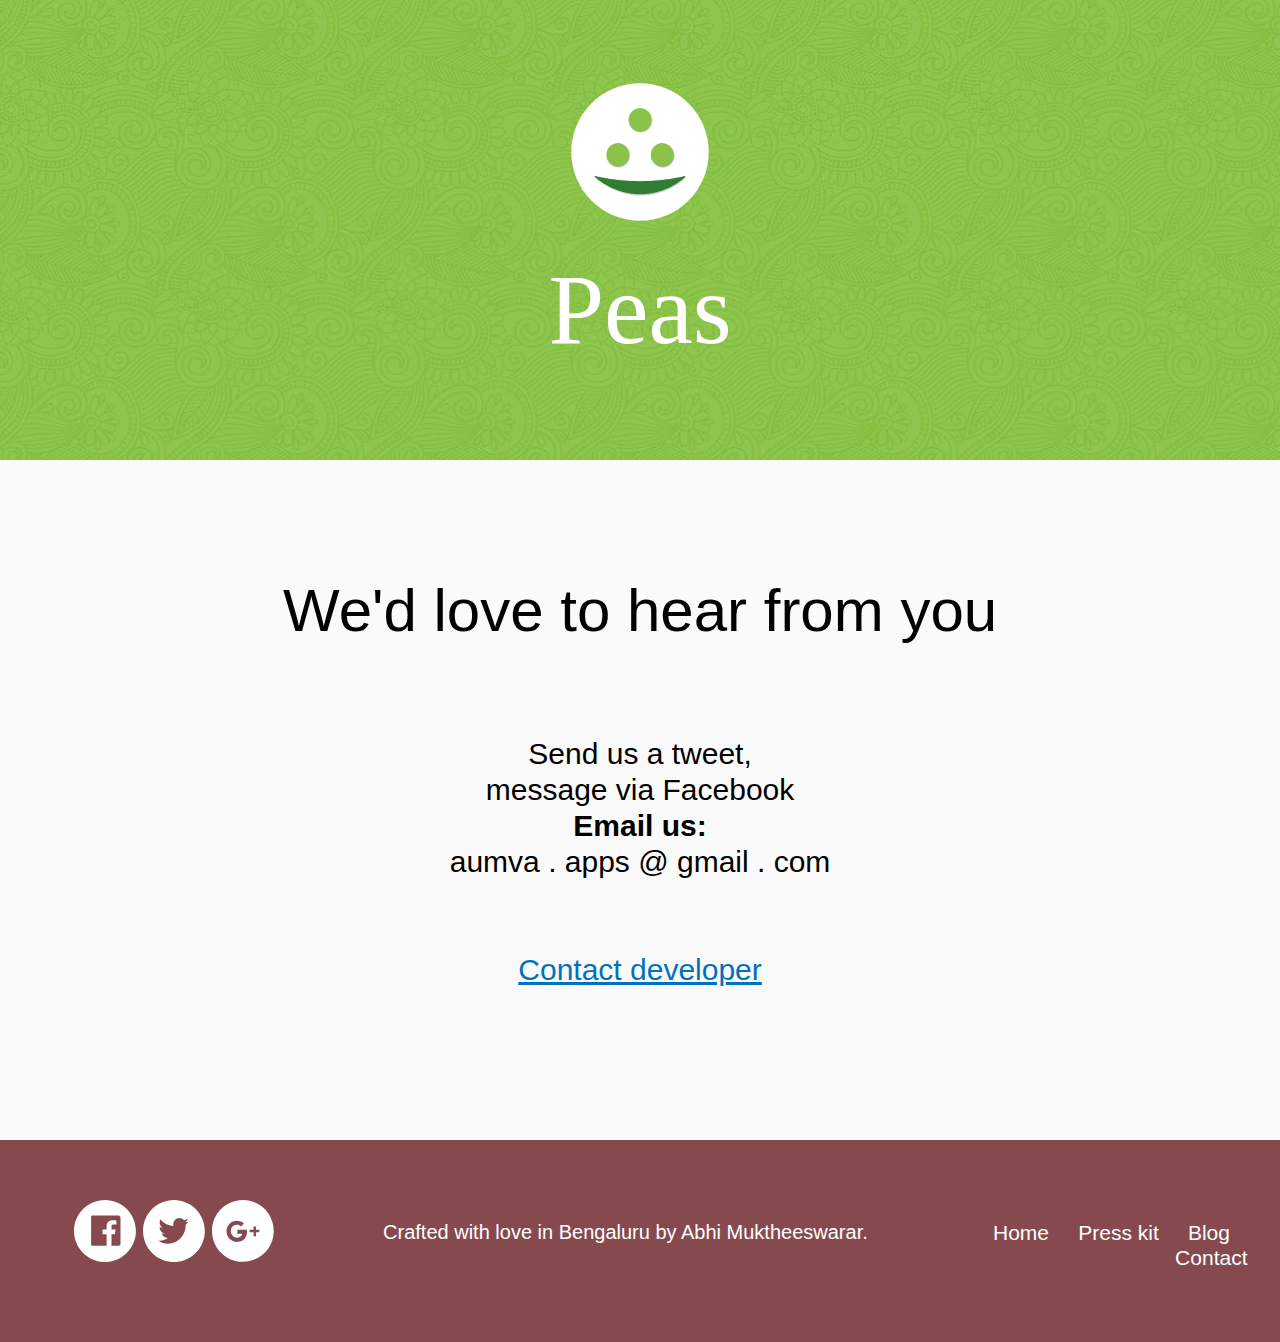
<file: peas---contact.html>
<!DOCTYPE html>
<html class="nojs html" lang="en-US">
 <head>

  <script type="text/javascript">
   if(typeof Muse == "undefined") window.Muse = {}; window.Muse.assets = {"required":["jquery-1.8.3.min.js", "museutils.js", "jquery.watch.js", "jquery.museresponsive.js", "peas---contact.css"], "outOfDate":[]};
</script>
  
  <meta http-equiv="Content-type" content="text/html;charset=UTF-8"/>
  <meta name="generator" content="2015.1.0.342"/>
  <link rel="shortcut icon" href="images/favicon.ico?380844437"/>
  <title>Peas - Contact</title>
  <meta name="viewport" content="width=device-width, initial-scale=1.0"/>
  <!-- CSS -->
  <link rel="stylesheet" type="text/css" href="css/site_global.css?4224675566"/>
  <link rel="stylesheet" type="text/css" href="css/master_a-master.css?3989224493"/>
  <link rel="stylesheet" type="text/css" href="css/peas---contact.css?257079797" id="pagesheet"/>
  <!-- IE-only CSS -->
  <!--[if lt IE 9]>
  <link rel="stylesheet" type="text/css" href="css/iefonts_peas---contact.css?321525473"/>
  <link rel="stylesheet" type="text/css" href="css/nomq_preview_master_a-master.css?262919280"/>
  <link rel="stylesheet" type="text/css" href="css/nomq_peas---contact.css?292206173" id="nomq_pagesheet"/>
  <![endif]-->
  <!-- Other scripts -->
  <script type="text/javascript">
   document.documentElement.className = document.documentElement.className.replace(/\bnojs\b/g, 'js');
var __adobewebfontsappname__ = "muse";
</script>
  <!-- JS includes -->
  <script type="text/javascript">
   document.write('\x3Cscript src="' + (document.location.protocol == 'https:' ? 'https:' : 'http:') + '//webfonts.creativecloud.com/lato:n4,n7:default;merienda-one:n4:default.js" type="text/javascript">\x3C/script>');
</script>
   </head>
 <body>

  <div class="breakpoint active" id="bp_infinity" data-min-width="1491"><!-- responsive breakpoint node -->
   <div class="clearfix borderbox" id="page"><!-- column -->
    <div class="browser_width colelem shared_content" id="u2744-bw" data-content-guid="u2744-bw_content">
     <div id="u2744"><!-- column -->
      <div class="clearfix" id="u2744_align_to_page">
       <div class="clip_frame colelem" id="u2757"><!-- svg -->
        <img class="svg temp_no_img_src" id="u2758" data-orig-src="images/peas_5_round-copy.svg" width="150" height="150" alt="" data-mu-svgfallback="images/peas_5_round%20copy_poster_.png" src="images/blank.gif"/>
       </div>
       <div class="clearfix colelem" id="u2759-4"><!-- content -->
        <p>Peas</p>
       </div>
      </div>
     </div>
    </div>
    <div class="clearfix colelem shared_content" id="u2789-4" data-content-guid="u2789-4_content"><!-- content -->
     <p id="u2789-2">We'd love to hear from you</p>
    </div>
    <div class="clearfix colelem shared_content" id="u2808-15" data-content-guid="u2808-15_content"><!-- content -->
     <p id="u2808-2">Send us a tweet,</p>
     <p id="u2808-4">message via Facebook</p>
     <p id="u2808-6"><span id="u2808-5">Email us:</span></p>
     <p id="u2808-8"><span id="u2808-7">aumva . apps @ gmail . com</span></p>
     <p id="u2808-9">&nbsp;</p>
     <p id="u2808-10">&nbsp;</p>
     <p id="u2808-13"><a class="nonblock" href="https://about.me/abhimuktheeswarar" target="_blank"><span id="u2808-11">Contact developer</span></a></p>
    </div>
    <div class="colelem shared_content" id="u2747" data-content-guid="u2747_content"><!-- simple frame --></div>
    <div class="verticalspacer shared_content" data-content-guid="page_4_content"></div>
    <div class="clearfix colelem" id="u94"><!-- group -->
     <a class="nonblock nontext clip_frame grpelem" id="u737" href="https://www.facebook.com/peasapp" target="_blank"><!-- svg --><img class="svg temp_no_img_src" id="u733" data-orig-src="images/fb.svg" alt="" data-mu-svgfallback="images/fb_poster_.png" data-image-width="80" data-image-height="80" src="images/blank.gif"/></a>
     <a class="nonblock nontext clip_frame grpelem" id="u748" href="https://twitter.com/peasapp" target="_blank"><!-- svg --><img class="svg temp_no_img_src" id="u744" data-orig-src="images/twitter.svg" alt="" data-mu-svgfallback="images/twitter_poster_.png" data-image-width="80" data-image-height="80" src="images/blank.gif"/></a>
     <a class="nonblock nontext clip_frame grpelem" id="u759" href="https://plus.google.com/101689412712195736502" target="_blank"><!-- svg --><img class="svg temp_no_img_src" id="u755" data-orig-src="images/g-.svg" alt="" data-mu-svgfallback="images/g-_poster_.png" data-image-width="80" data-image-height="80" src="images/blank.gif"/></a>
     <div class="Normal clearfix grpelem shared_content" id="u782-7" data-content-guid="u782-7_content"><!-- content -->
      <p id="u782-5">Crafted with love in Bengaluru by <a class="nonblock" href="https://about.me/abhimuktheeswarar" target="_blank"><span id="u782-2">Abhi Muktheeswarar</span></a>.</p>
     </div>
     <div class="Normal clearfix grpelem shared_content" id="u766-15" data-content-guid="u766-15_content"><!-- content -->
      <p id="u766-13"><a class="nonblock" href="index.html">Home<span id="u766-2"> </span></a><span id="u766-4">&nbsp;&nbsp;&nbsp; </span><a class="nonblock" href="https://drive.google.com/open?id=0B6iScDNAmSknUUpJUmFjZG5udXc" target="_blank"><span id="u766-5">Press kit</span></a>&nbsp;&nbsp;&nbsp;&nbsp; <a class="nonblock" href="peas---blog.html">Blog</a>&nbsp;&nbsp;&nbsp; <a class="nonblock" href="peas---contact.html">Contact</a></p>
     </div>
    </div>
   </div>
  </div>
  <div class="breakpoint" id="bp_1490" data-min-width="1201" data-max-width="1490"><!-- responsive breakpoint node -->
   <div class="clearfix borderbox temp_no_id" data-orig-id="page"><!-- column -->
    <div class="browser_width colelem placeholder" data-placeholder-for="u2744-bw_content"><!-- placeholder node --></div>
    <div class="clearfix colelem placeholder" data-placeholder-for="u2789-4_content"><!-- placeholder node --></div>
    <div class="clearfix colelem placeholder" data-placeholder-for="u2808-15_content"><!-- placeholder node --></div>
    <div class="colelem placeholder" data-placeholder-for="u2747_content"><!-- placeholder node --></div>
    <div class="verticalspacer placeholder" data-placeholder-for="page_4_content"><!-- placeholder node --></div>
    <div class="browser_width colelem" id="u94-bw">
     <div class="temp_no_id" data-orig-id="u94"><!-- group -->
      <div class="clearfix" id="u94_align_to_page">
       <a class="nonblock nontext clip_frame grpelem temp_no_id" href="https://www.facebook.com/peasapp" target="_blank" data-orig-id="u737"><!-- svg --><img class="svg temp_no_id temp_no_img_src" data-orig-src="images/fb.svg" width="62" height="62" alt="" data-mu-svgfallback="images/fb_poster_.png" data-orig-id="u733" src="images/blank.gif"/></a>
       <a class="nonblock nontext clip_frame grpelem temp_no_id" href="https://twitter.com/peasapp" target="_blank" data-orig-id="u748"><!-- svg --><img class="svg temp_no_id temp_no_img_src" data-orig-src="images/twitter.svg" width="62" height="62" alt="" data-mu-svgfallback="images/twitter_poster_.png" data-orig-id="u744" src="images/blank.gif"/></a>
       <a class="nonblock nontext clip_frame grpelem temp_no_id" href="https://plus.google.com/101689412712195736502" target="_blank" data-orig-id="u759"><!-- svg --><img class="svg temp_no_id temp_no_img_src" data-orig-src="images/g-.svg" width="62" height="62" alt="" data-mu-svgfallback="images/g-_poster_.png" data-orig-id="u755" src="images/blank.gif"/></a>
       <div class="Normal clearfix grpelem placeholder" data-placeholder-for="u782-7_content"><!-- placeholder node --></div>
       <div class="Normal clearfix grpelem placeholder" data-placeholder-for="u766-15_content"><!-- placeholder node --></div>
      </div>
     </div>
    </div>
   </div>
  </div>
  <div class="breakpoint" id="bp_1200" data-min-width="901" data-max-width="1200"><!-- responsive breakpoint node -->
   <div class="clearfix borderbox temp_no_id" data-orig-id="page"><!-- column -->
    <div class="browser_width colelem placeholder" data-placeholder-for="u2744-bw_content"><!-- placeholder node --></div>
    <div class="clearfix colelem placeholder" data-placeholder-for="u2789-4_content"><!-- placeholder node --></div>
    <div class="clearfix colelem placeholder" data-placeholder-for="u2808-15_content"><!-- placeholder node --></div>
    <div class="colelem placeholder" data-placeholder-for="u2747_content"><!-- placeholder node --></div>
    <div class="verticalspacer placeholder" data-placeholder-for="page_4_content"><!-- placeholder node --></div>
    <div class="browser_width colelem temp_no_id" data-orig-id="u94-bw">
     <div class="temp_no_id" data-orig-id="u94"><!-- column -->
      <div class="clearfix temp_no_id" data-orig-id="u94_align_to_page">
       <div class="clearfix colelem" id="pu737"><!-- group -->
        <a class="nonblock nontext clip_frame grpelem temp_no_id" href="https://www.facebook.com/peasapp" target="_blank" data-orig-id="u737"><!-- svg --><img class="svg temp_no_id temp_no_img_src" data-orig-src="images/fb.svg" alt="" data-mu-svgfallback="images/fb_poster_.png" data-image-width="50" data-image-height="50" data-orig-id="u733" src="images/blank.gif"/></a>
        <a class="nonblock nontext clip_frame grpelem temp_no_id" href="https://twitter.com/peasapp" target="_blank" data-orig-id="u748"><!-- svg --><img class="svg temp_no_id temp_no_img_src" data-orig-src="images/twitter.svg" alt="" data-mu-svgfallback="images/twitter_poster_.png" data-image-width="50" data-image-height="50" data-orig-id="u744" src="images/blank.gif"/></a>
        <a class="nonblock nontext clip_frame grpelem temp_no_id" href="https://plus.google.com/101689412712195736502" target="_blank" data-orig-id="u759"><!-- svg --><img class="svg temp_no_id temp_no_img_src" data-orig-src="images/g-.svg" alt="" data-mu-svgfallback="images/g-_poster_.png" data-image-width="50" data-image-height="50" data-orig-id="u755" src="images/blank.gif"/></a>
       </div>
       <div class="Normal clearfix colelem placeholder" data-placeholder-for="u766-15_content"><!-- placeholder node --></div>
       <div class="Normal clearfix colelem placeholder" data-placeholder-for="u782-7_content"><!-- placeholder node --></div>
      </div>
     </div>
    </div>
   </div>
  </div>
  <div class="breakpoint" id="bp_900" data-min-width="481" data-max-width="900"><!-- responsive breakpoint node -->
   <div class="clearfix borderbox temp_no_id" data-orig-id="page"><!-- column -->
    <div class="browser_width colelem placeholder" data-placeholder-for="u2744-bw_content"><!-- placeholder node --></div>
    <div class="clearfix colelem placeholder" data-placeholder-for="u2789-4_content"><!-- placeholder node --></div>
    <div class="clearfix colelem placeholder" data-placeholder-for="u2808-15_content"><!-- placeholder node --></div>
    <div class="colelem placeholder" data-placeholder-for="u2747_content"><!-- placeholder node --></div>
    <div class="verticalspacer placeholder" data-placeholder-for="page_4_content"><!-- placeholder node --></div>
    <div class="browser_width colelem temp_no_id" data-orig-id="u94-bw">
     <div class="temp_no_id" data-orig-id="u94"><!-- column -->
      <div class="clearfix temp_no_id" data-orig-id="u94_align_to_page">
       <div class="clearfix colelem temp_no_id" data-orig-id="pu737"><!-- group -->
        <a class="nonblock nontext clip_frame grpelem temp_no_id" href="https://www.facebook.com/peasapp" target="_blank" data-orig-id="u737"><!-- svg --><img class="svg svg_mar temp_no_id temp_no_img_src" data-orig-src="images/fb.svg" alt="" data-mu-svgfallback="images/fb_poster_.png" data-image-width="51" data-image-height="51" data-orig-id="u733" src="images/blank.gif"/></a>
        <a class="nonblock nontext clip_frame grpelem temp_no_id" href="https://twitter.com/peasapp" target="_blank" data-orig-id="u748"><!-- svg --><img class="svg temp_no_id temp_no_img_src" data-orig-src="images/twitter.svg" alt="" data-mu-svgfallback="images/twitter_poster_.png" data-image-width="51" data-image-height="51" data-orig-id="u744" src="images/blank.gif"/></a>
        <a class="nonblock nontext clip_frame grpelem temp_no_id" href="https://plus.google.com/101689412712195736502" target="_blank" data-orig-id="u759"><!-- svg --><img class="svg temp_no_id temp_no_img_src" data-orig-src="images/g-.svg" alt="" data-mu-svgfallback="images/g-_poster_.png" data-image-width="51" data-image-height="51" data-orig-id="u755" src="images/blank.gif"/></a>
       </div>
       <div class="Normal clearfix colelem placeholder" data-placeholder-for="u766-15_content"><!-- placeholder node --></div>
       <div class="Normal clearfix colelem placeholder" data-placeholder-for="u782-7_content"><!-- placeholder node --></div>
      </div>
     </div>
    </div>
   </div>
  </div>
  <div class="breakpoint" id="bp_480" data-min-width="361" data-max-width="480"><!-- responsive breakpoint node -->
   <div class="clearfix borderbox temp_no_id" data-orig-id="page"><!-- column -->
    <div class="browser_width colelem placeholder" data-placeholder-for="u2744-bw_content"><!-- placeholder node --></div>
    <div class="clearfix colelem placeholder" data-placeholder-for="u2789-4_content"><!-- placeholder node --></div>
    <div class="clearfix colelem placeholder" data-placeholder-for="u2808-15_content"><!-- placeholder node --></div>
    <div class="colelem placeholder" data-placeholder-for="u2747_content"><!-- placeholder node --></div>
    <div class="verticalspacer placeholder" data-placeholder-for="page_4_content"><!-- placeholder node --></div>
    <div class="browser_width colelem temp_no_id" data-orig-id="u94-bw">
     <div class="temp_no_id" data-orig-id="u94"><!-- column -->
      <div class="clearfix temp_no_id" data-orig-id="u94_align_to_page">
       <div class="clearfix colelem temp_no_id" data-orig-id="pu737"><!-- group -->
        <a class="nonblock nontext clip_frame grpelem temp_no_id" href="https://www.facebook.com/peasapp" target="_blank" data-orig-id="u737"><!-- svg --><img class="svg temp_no_id temp_no_img_src" data-orig-src="images/fb.svg" alt="" data-mu-svgfallback="images/fb_poster_.png" data-image-width="46" data-image-height="46" data-orig-id="u733" src="images/blank.gif"/></a>
        <a class="nonblock nontext clip_frame grpelem temp_no_id" href="https://twitter.com/peasapp" target="_blank" data-orig-id="u748"><!-- svg --><img class="svg temp_no_id temp_no_img_src" data-orig-src="images/twitter.svg" alt="" data-mu-svgfallback="images/twitter_poster_.png" data-image-width="46" data-image-height="46" data-orig-id="u744" src="images/blank.gif"/></a>
        <a class="nonblock nontext clip_frame grpelem temp_no_id" href="https://plus.google.com/101689412712195736502" target="_blank" data-orig-id="u759"><!-- svg --><img class="svg temp_no_id temp_no_img_src" data-orig-src="images/g-.svg" alt="" data-mu-svgfallback="images/g-_poster_.png" data-image-width="46" data-image-height="46" data-orig-id="u755" src="images/blank.gif"/></a>
       </div>
       <div class="Normal clearfix colelem placeholder" data-placeholder-for="u766-15_content"><!-- placeholder node --></div>
       <div class="Normal clearfix colelem placeholder" data-placeholder-for="u782-7_content"><!-- placeholder node --></div>
      </div>
     </div>
    </div>
   </div>
  </div>
  <div class="breakpoint" id="bp_360" data-max-width="360"><!-- responsive breakpoint node -->
   <div class="clearfix borderbox temp_no_id" data-orig-id="page"><!-- column -->
    <div class="position_content" id="page_position_content">
     <div class="browser_width colelem placeholder" data-placeholder-for="u2744-bw_content"><!-- placeholder node --></div>
     <div class="clearfix colelem placeholder" data-placeholder-for="u2789-4_content"><!-- placeholder node --></div>
     <div class="clearfix colelem placeholder" data-placeholder-for="u2808-15_content"><!-- placeholder node --></div>
     <div class="colelem placeholder" data-placeholder-for="u2747_content"><!-- placeholder node --></div>
     <div class="verticalspacer"></div>
     <div class="browser_width colelem temp_no_id" data-orig-id="u94-bw">
      <div class="temp_no_id" data-orig-id="u94"><!-- column -->
       <div class="clearfix temp_no_id" data-orig-id="u94_align_to_page">
        <div class="clearfix colelem temp_no_id" data-orig-id="pu737"><!-- group -->
         <a class="nonblock nontext clip_frame grpelem temp_no_id" href="https://www.facebook.com/peasapp" target="_blank" data-orig-id="u737"><!-- svg --><img class="svg temp_no_id temp_no_img_src" data-orig-src="images/fb.svg" alt="" data-mu-svgfallback="images/fb_poster_.png" data-image-width="35" data-image-height="35" data-orig-id="u733" src="images/blank.gif"/></a>
         <a class="nonblock nontext clip_frame grpelem temp_no_id" href="https://twitter.com/peasapp" target="_blank" data-orig-id="u748"><!-- svg --><img class="svg temp_no_id temp_no_img_src" data-orig-src="images/twitter.svg" alt="" data-mu-svgfallback="images/twitter_poster_.png" data-image-width="35" data-image-height="35" data-orig-id="u744" src="images/blank.gif"/></a>
         <a class="nonblock nontext clip_frame grpelem temp_no_id" href="https://plus.google.com/101689412712195736502" target="_blank" data-orig-id="u759"><!-- svg --><img class="svg temp_no_id temp_no_img_src" data-orig-src="images/g-.svg" alt="" data-mu-svgfallback="images/g-_poster_.png" data-image-width="35" data-image-height="35" data-orig-id="u755" src="images/blank.gif"/></a>
        </div>
        <div class="Normal clearfix colelem placeholder" data-placeholder-for="u766-15_content"><!-- placeholder node --></div>
        <div class="Normal clearfix colelem placeholder" data-placeholder-for="u782-7_content"><!-- placeholder node --></div>
       </div>
      </div>
     </div>
    </div>
   </div>
  </div>
  <!-- JS includes -->
  <script type="text/javascript">
   if (document.location.protocol != 'https:') document.write('\x3Cscript src="http://musecdn.businesscatalyst.com/scripts/4.0/jquery-1.8.3.min.js" type="text/javascript">\x3C/script>');
</script>
  <script type="text/javascript">
   window.jQuery || document.write('\x3Cscript src="scripts/jquery-1.8.3.min.js" type="text/javascript">\x3C/script>');
</script>
  <script src="scripts/museutils.js?4190794036" type="text/javascript"></script>
  <script src="scripts/whatinput.js?84559013" type="text/javascript"></script>
  <script src="scripts/jquery.watch.js?349565855" type="text/javascript"></script>
  <script src="scripts/jquery.museresponsive.js?408737887" type="text/javascript"></script>
  <!-- Other scripts -->
  <script type="text/javascript">
   $(document).ready(function() { try {
(function(){var a={},b=function(a){if(a.match(/^rgb/))return a=a.replace(/\s+/g,"").match(/([\d\,]+)/gi)[0].split(","),(parseInt(a[0])<<16)+(parseInt(a[1])<<8)+parseInt(a[2]);if(a.match(/^\#/))return parseInt(a.substr(1),16);return 0};(function(){$('link[type="text/css"]').each(function(){var b=($(this).attr("href")||"").match(/\/?css\/([\w\-]+\.css)\?(\d+)/);b&&b[1]&&b[2]&&(a[b[1]]=b[2])})})();(function(){$("body").append('<div class="version" style="display:none; width:1px; height:1px;"></div>');
for(var c=$(".version"),d=0;d<Muse.assets.required.length;){var f=Muse.assets.required[d],g=f.match(/([\w\-\.]+)\.(\w+)$/),k=g&&g[1]?g[1]:null,g=g&&g[2]?g[2]:null;switch(g.toLowerCase()){case "css":k=k.replace(/\W/gi,"_").replace(/^([^a-z])/gi,"_$1");c.addClass(k);var g=b(c.css("color")),h=b(c.css("background-color"));g!=0||h!=0?(Muse.assets.required.splice(d,1),"undefined"!=typeof a[f]&&(g!=a[f]>>>24||h!=(a[f]&16777215))&&Muse.assets.outOfDate.push(f)):d++;c.removeClass(k);break;case "js":k.match(/^jquery-[\d\.]+/gi)&&
typeof $!="undefined"?Muse.assets.required.splice(d,1):d++;break;default:throw Error("Unsupported file type: "+g);}}c.remove();if(Muse.assets.outOfDate.length||Muse.assets.required.length)c="Some files on the server may be missing or incorrect. Clear browser cache and try again. If the problem persists please contact website author.",(d=location&&location.search&&location.search.match&&location.search.match(/muse_debug/gi))&&Muse.assets.outOfDate.length&&(c+="\nOut of date: "+Muse.assets.outOfDate.join(",")),d&&Muse.assets.required.length&&(c+="\nMissing: "+Muse.assets.required.join(",")),alert(c)})()})();/* body */
Muse.Utils.transformMarkupToFixBrowserProblemsPreInit();/* body */
Muse.Utils.prepHyperlinks(true);/* body */
Muse.Utils.resizeHeight('.browser_width');/* resize height */
Muse.Utils.requestAnimationFrame(function() { $('body').addClass('initialized'); });/* mark body as initialized */
Muse.Utils.fullPage('#page');/* 100% height page */
$( '.breakpoint' ).registerBreakpoint();/* Register breakpoints */
Muse.Utils.transformMarkupToFixBrowserProblems();/* body */
} catch(e) { if (e && 'function' == typeof e.notify) e.notify(); else Muse.Assert.fail('Error calling selector function:' + e); }});
</script>
   </body>
</html>
</file>
<file: css/site_global.css>
html
{
	min-height: 100%;
	min-width: 100%;
	-ms-text-size-adjust: none;
}

body,div,dl,dt,dd,ul,ol,li,nav,h1,h2,h3,h4,h5,h6,pre,code,form,fieldset,legend,input,button,textarea,p,blockquote,th,td,a
{
	margin: 0px;
	padding: 0px;
	border-width: 0px;
	border-style: solid;
	border-color: transparent;
	-webkit-transform-origin: left top;
	-ms-transform-origin: left top;
	-o-transform-origin: left top;
	transform-origin: left top;
	background-repeat: no-repeat;
}

.transition
{
	-webkit-transition-property: background-image,background-position,background-color,border-color,border-radius,color,font-size,font-style,font-weight,letter-spacing,line-height,text-align,box-shadow,text-shadow,opacity;
	transition-property: background-image,background-position,background-color,border-color,border-radius,color,font-size,font-style,font-weight,letter-spacing,line-height,text-align,box-shadow,text-shadow,opacity;
}

.transition *
{
	-webkit-transition: inherit;
	transition: inherit;
}

table
{
	border-collapse: collapse;
	border-spacing: 0px;
}

fieldset,img
{
	border: 0px;
	border-style: solid;
	-webkit-transform-origin: left top;
	-ms-transform-origin: left top;
	-o-transform-origin: left top;
	transform-origin: left top;
}

address,caption,cite,code,dfn,em,strong,th,var,optgroup
{
	font-style: inherit;
	font-weight: inherit;
}

del,ins
{
	text-decoration: none;
}

li
{
	list-style: none;
}

caption,th
{
	text-align: left;
}

h1,h2,h3,h4,h5,h6
{
	font-size: 100%;
	font-weight: inherit;
}

input,button,textarea,select,optgroup,option
{
	font-family: inherit;
	font-size: inherit;
	font-style: inherit;
	font-weight: inherit;
}

body
{
	font-family: Arial, Helvetica Neue, Helvetica, sans-serif;
	text-align: left;
	font-size: 14px;
	line-height: 17px;
	word-wrap: break-word;
	text-rendering: optimizeLegibility;/* kerning, primarily */
	-moz-font-feature-settings: 'liga';
	-ms-font-feature-settings: 'liga';
	-webkit-font-feature-settings: 'liga';
	font-feature-settings: 'liga';
}

a:link
{
	color: #0071BC;
	text-decoration: underline;
}

a:visited
{
	color: #800080;
	text-decoration: underline;
}

a:hover
{
	color: #0000FF;
	text-decoration: underline;
}

a:active
{
	color: #EE0000;
	text-decoration: underline;
}

a.nontext /* used to override default properties of 'a' tag */
{
	color: black;
	text-decoration: none;
	font-style: normal;
	font-weight: normal;
}

.Normal a:link
{
	color: #FFFFFF;
	text-decoration: inherit;
}

.Normal a:visited
{
	color: #FFFFFF;
	text-decoration: inherit;
}

.Normal a:hover
{
	color: #FFFFFF;
	text-decoration: inherit;
}

.Normal a:active
{
	color: #FFFFFF;
	text-decoration: inherit;
}

.normal_text
{
	color: #000000;
	direction: ltr;
	font-family: Arial, Helvetica Neue, Helvetica, sans-serif;
	font-size: 14px;
	font-style: normal;
	font-weight: normal;
	letter-spacing: 0px;
	line-height: 17px;
	text-align: left;
	text-decoration: none;
	text-indent: 0px;
	text-transform: none;
	vertical-align: 0px;
	padding: 0px;
}

.list0 li:before
{
	position: absolute;
	right: 100%;
	letter-spacing: 0px;
	text-decoration: none;
	font-weight: normal;
	font-style: normal;
}

.rtl-list li:before
{
	right: auto;
	left: 100%;
}

.nls-None > li:before,.nls-None .list3 > li:before,.nls-None .list6 > li:before
{
	margin-right: 6px;
	content: '•';
}

.nls-None .list1 > li:before,.nls-None .list4 > li:before,.nls-None .list7 > li:before
{
	margin-right: 6px;
	content: '○';
}

.nls-None,.nls-None .list1,.nls-None .list2,.nls-None .list3,.nls-None .list4,.nls-None .list5,.nls-None .list6,.nls-None .list7,.nls-None .list8
{
	padding-left: 34px;
}

.nls-None.rtl-list,.nls-None .list1.rtl-list,.nls-None .list2.rtl-list,.nls-None .list3.rtl-list,.nls-None .list4.rtl-list,.nls-None .list5.rtl-list,.nls-None .list6.rtl-list,.nls-None .list7.rtl-list,.nls-None .list8.rtl-list
{
	padding-left: 0px;
	padding-right: 34px;
}

.nls-None .list2 > li:before,.nls-None .list5 > li:before,.nls-None .list8 > li:before
{
	margin-right: 6px;
	content: '-';
}

.nls-None.rtl-list > li:before,.nls-None .list1.rtl-list > li:before,.nls-None .list2.rtl-list > li:before,.nls-None .list3.rtl-list > li:before,.nls-None .list4.rtl-list > li:before,.nls-None .list5.rtl-list > li:before,.nls-None .list6.rtl-list > li:before,.nls-None .list7.rtl-list > li:before,.nls-None .list8.rtl-list > li:before
{
	margin-right: 0px;
	margin-left: 6px;
}

.TabbedPanelsTab
{
	white-space: nowrap;
}

.MenuBar .MenuBarView,.MenuBar .SubMenuView /* Resets for ul and li in menus */
{
	display: block;
	list-style: none;
}

.MenuBar .SubMenu
{
	display: none;
	position: absolute;
}

.NoWrap
{
	white-space: nowrap;
	word-wrap: normal;
}

.rootelem /* the root of the artwork tree */
{
	margin-left: auto;
	margin-right: auto;
}

.colelem /* a child element of a column */
{
	display: inline;
	float: left;
	clear: both;
}

.clearfix:after /* force a container to fit around floated items */
{
	content: "\0020";
	visibility: hidden;
	display: block;
	height: 0px;
	clear: both;
}

*:first-child+html .clearfix /* IE7 */
{
	zoom: 1;
}

.clip_frame /* used to clip the contents as in the case of an image frame */
{
	overflow: hidden;
}

.popup_anchor /* anchors an abspos popup */
{
	position: relative;
	width: 0px;
	height: 0px;
}

.popup_element
{
	z-index: 100000;
}

.svg
{
	display: block;
	vertical-align: top;
}

span.wrap /* used to force wrap after floated array when nested inside a paragraph */
{
	content: '';
	clear: left;
	display: block;
}

span.actAsInlineDiv /* used to simulate a DIV with inline display when already nested inside a paragraph */
{
	display: inline-block;
}

.position_content,.excludeFromNormalFlow /* used when child content is larger than parent */
{
	float: left;
}

.preload_images /* used to preload images used in non-default states */
{
	position: absolute;
	overflow: hidden;
	left: -9999px;
	top: -9999px;
	height: 1px;
	width: 1px;
}

.preload /* used to specifiy the dimension of preload item */
{
	height: 1px;
	width: 1px;
}

.animateStates
{
	-webkit-transition: 0.3s ease-in-out;
	-moz-transition: 0.3s ease-in-out;
	-o-transition: 0.3s ease-in-out;
	transition: 0.3s ease-in-out;
}

[data-whatinput="mouse"] *:focus,[data-whatinput="touch"] *:focus,input:focus,textarea:focus
{
	outline: none;
}

textarea
{
	resize: none;
	overflow: auto;
}

.fld-prompt /* form placeholders cursor behavior */
{
	pointer-events: none;
}

.wrapped-input /* form inputs & placeholders let div styling show thru */
{
	position: absolute;
	top: 0px;
	left: 0px;
	background: transparent;
	border: none;
}

.submit-btn /* form submit buttons on top of sibling elements */
{
	z-index: 50000;
	cursor: pointer;
}

.anchor_item /* used to specify anchor properties */
{
	width: 22px;
	height: 18px;
}

.MenuBar .SubMenuVisible,.MenuBarVertical .SubMenuVisible,.MenuBar .SubMenu .SubMenuVisible,.popup_element.Active,span.actAsPara,.actAsDiv,a.nonblock.nontext,img.block
{
	display: block;
}

.ose_ei
{
	visibility: hidden;
	z-index: 0;
}

.widget_invisible,.js .invi,.js .mse_pre_init,.js .an_invi /* used to hide the widget before loaded */
{
	visibility: hidden;
}

.no_vert_scroll
{
	overflow-y: hidden;
}

.always_vert_scroll
{
	overflow-y: scroll;
}

.always_horz_scroll
{
	overflow-x: scroll;
}

.fullscreen
{
	overflow: hidden;
	left: 0px;
	top: 0px;
	position: fixed;
	height: 100%;
	width: 100%;
	-moz-box-sizing: border-box;
	-webkit-box-sizing: border-box;
	-ms-box-sizing: border-box;
	box-sizing: border-box;
}

.fullwidth
{
	position: absolute;
}

.borderbox
{
	-moz-box-sizing: border-box;
	-webkit-box-sizing: border-box;
	-ms-box-sizing: border-box;
	box-sizing: border-box;
}

.scroll_wrapper
{
	position: absolute;
	overflow: auto;
	left: 0px;
	right: 0px;
	top: 0px;
	bottom: 0px;
	padding-top: 0px;
	padding-bottom: 0px;
	margin-top: 0px;
	margin-bottom: 0px;
}

.browser_width > *
{
	position: absolute;
	left: 0px;
	right: 0px;
}

.list0 li,.MenuBar .MenuItemContainer,.SlideShowContentPanel .fullscreen img
{
	position: relative;
}

.grpelem,.accordion_wrapper /* a child element of a group */
{
	display: inline;
	float: left;
}

.fld-checkbox input[type=checkbox],.fld-radiobutton input[type=radio] /* Hide native checkbox */
{
	position: absolute;
	overflow: hidden;
	clip: rect(0px, 0px, 0px, 0px);
	height: 1px;
	width: 1px;
	margin: -1px;
	padding: 0px;
	border: 0px;
}

.fld-checkbox input[type=checkbox] + label,.fld-radiobutton input[type=radio] + label
{
	display: inline-block;
	background-repeat: no-repeat;
	cursor: pointer;
	float: left;
	width: 100%;
	height: 100%;
}

.pointer_cursor,.fld-recaptcha-mode,.fld-recaptcha-refresh,.fld-recaptcha-help
{
	cursor: pointer;
}

p,h1,h2,h3,h4,h5,h6,ol,ul,span.actAsPara /* disable Android font boosting */
{
	max-height: 1000000px;
}

.superscript
{
	vertical-align: super;
	font-size: 66%;
	line-height: 0px;
}

.subscript
{
	vertical-align: sub;
	font-size: 66%;
	line-height: 0px;
}

.horizontalSlideShow /* disable left-right panning on horizondal slide shows */
{
	-ms-touch-action: pan-y;
	touch-action: pan-y;
}

.verticalSlideShow /* disable up-down panning on vertical slide shows */
{
	-ms-touch-action: pan-x;
	touch-action: pan-x;
}

.colelem100,.verticalspacer /* a child element of a column that is 100% width */
{
	clear: both;
}

.popup_element.Inactive,.js .disn,.hidden,.breakpoint
{
	display: none;
}

#muse_css_mq
{
	position: absolute;
	display: none;
	background-color: #FFFFFE;
}

.fluid_height_spacer
{
	position: static;
	width: 0.01px;
	float: left;
}

@media screen and (-webkit-min-device-pixel-ratio:0)
{
	body
	{
		text-rendering: auto;
	}
}
</file>
<file: css/master_a-master.css>
#u94
{
	background-color: #86494E;
}

#u737,#u748,#u759
{
	background-color: transparent;
}

#u733,#u744,#u755
{
	display: block;
}

#u766-15
{
	color: #FFFFFF;
	background-color: transparent;
	font-family: lato, sans-serif;
	font-weight: 400;
}

#u782-7
{
	color: #FFFFFF;
	font-family: lato, sans-serif;
	font-weight: 400;
	background-color: transparent;
	text-align: center;
}

@media (min-width: 1491px)
{
	#u782-7
	{
		font-size: 20px;
		line-height: 24px;
	}

	#u782-2
	{
		text-decoration: none;
	}

	#u766-15
	{
		font-size: 24px;
		line-height: 29px;
		text-align: right;
	}

}

@media (min-width: 1201px) and (max-width: 1490px)
{
	#u94_align_to_page
	{
		max-width: 1490px;
	}

	#u782-7
	{
		font-size: 20px;
		line-height: 24px;
	}

	#u782-2
	{
		text-decoration: none;
	}

	#u766-15
	{
		font-size: 21px;
		line-height: 25px;
		text-align: right;
	}

}

@media (min-width: 901px) and (max-width: 1200px)
{
	#u94_align_to_page
	{
		max-width: 1200px;
	}

	#u766-15
	{
		font-size: 24px;
		line-height: 29px;
		text-align: center;
	}

	#u782-7
	{
		font-size: 20px;
		line-height: 24px;
	}

	#u782-2
	{
		text-decoration: none;
	}

}

@media (min-width: 801px) and (max-width: 900px)
{
	#u94_align_to_page
	{
		max-width: 900px;
	}

	#u766-15
	{
		font-size: 22px;
		line-height: 26px;
		text-align: center;
	}

	#u782-7
	{
		font-size: 20px;
		line-height: 24px;
	}

	#u782-2
	{
		text-decoration: none;
	}

}

@media (min-width: 481px) and (max-width: 800px)
{
	#u94_align_to_page
	{
		max-width: 800px;
	}

	#u766-15
	{
		font-size: 22px;
		line-height: 26px;
		text-align: center;
	}

	#u782-7
	{
		font-size: 20px;
		line-height: 24px;
	}

	#u782-2
	{
		text-decoration: none;
	}

}

@media (min-width: 361px) and (max-width: 480px)
{
	#u94_align_to_page
	{
		max-width: 480px;
	}

	#u766-15
	{
		font-size: 18px;
		line-height: 22px;
		text-align: center;
	}

	#u782-7
	{
		font-size: 14px;
	}

}

@media (max-width: 360px)
{
	#u94_align_to_page
	{
		max-width: 360px;
	}

	#u766-15
	{
		font-size: 18px;
		line-height: 22px;
		text-align: center;
	}

	#u782-7
	{
		font-size: 13px;
		line-height: 16px;
	}

}

@media (min-width: 481px) and (max-width: 900px)
{
	#u94_align_to_page
	{
		max-width: 900px;
	}

	#u766-15
	{
		font-size: 22px;
		line-height: 26px;
		text-align: center;
	}

	#u782-7
	{
		font-size: 20px;
		line-height: 24px;
	}

	#u782-2
	{
		text-decoration: none;
	}

}
</file>
<file: css/index.css>
.version.index /* version checker */
{
	color: #000014;
	background-color: #9D257C;
}

.js body
{
	visibility: hidden;
}

.js body.initialized
{
	visibility: visible;
}

#page
{
	background-image: none;
	border-width: 0px;
	background-color: transparent;
	z-index: 1;
	margin-right: auto;
	width: 100%;
	margin-left: auto;
	border-color: #000000;
}

#u97
{
	z-index: 22;
	background: transparent url("../images/symphony.jpg") repeat left top;
}

#u114
{
	position: relative;
	z-index: 23;
	margin-left: 50%;
	background-color: transparent;
}

#u110
{
	z-index: 24;
	display: block;
}

#u121-4
{
	font-family: merienda-one, cursive;
	position: relative;
	z-index: 25;
	color: #FFFFFF;
	text-align: center;
	background-color: transparent;
	min-height: 134px;
	font-weight: 400;
}

#u126-4
{
	color: #FFFFFF;
	position: relative;
	z-index: 29;
	text-align: center;
	background-color: transparent;
	min-height: 50px;
	font-family: montserrat, sans-serif;
	font-weight: 400;
	margin-top: 23px;
}

#u129
{
	background-color: transparent;
	position: relative;
	z-index: 33;
	margin-left: 50%;
}

#u158-6
{
	position: relative;
	z-index: 45;
	color: #000000;
	text-align: center;
	background-color: transparent;
	font-family: lato, sans-serif;
	font-weight: 400;
}

#u3616-7,#u314-4
{
	position: relative;
	background-color: transparent;
	font-family: lato, sans-serif;
	font-weight: 400;
}

#u560
{
	z-index: 44;
	background-color: #8BC34A;
}

#u560-bw
{
	z-index: 44;
}

#u271
{
	z-index: 51;
	background-color: #CB8367;
}

#u518-4
{
	color: #FFFFFF;
	background-color: transparent;
	text-align: center;
	position: relative;
	min-height: 53px;
	font-family: lato, sans-serif;
	font-weight: 400;
}

#u340,#u632,#u642
{
	margin-right: -10000px;
	position: relative;
	background-color: transparent;
}

#u652
{
	background-color: #FF5252;
}

#u544-23
{
	margin-right: -10000px;
	background-color: transparent;
	color: #FFFFFF;
	position: relative;
}

#u544-2
{
	font-family: lato, sans-serif;
	font-weight: 700;
}

#u544-21 > li:before
{
	content: '•';
}

#u544-4,#u544-6,#u544-8,#u544-10,#u544-12,#u544-14,#u544-16,#u544-18,#u544-20
{
	font-family: lato, sans-serif;
	font-weight: 400;
}

#u672
{
	background: #FFFFFF url("../images/symphony2.jpg") repeat left top;
}

#u669-4,#u776-4
{
	background-color: transparent;
	text-align: center;
	position: relative;
	font-family: lato, sans-serif;
	font-weight: 400;
}

#u802
{
	background-color: transparent;
	position: relative;
}

#u632_img,#u642_img,#u802_img
{
	width: 100%;
}

#u94
{
	z-index: 2;
}

#u737
{
	position: relative;
	z-index: 35;
	margin-right: -10000px;
}

#u733
{
	z-index: 36;
}

#u748
{
	position: relative;
	z-index: 3;
	margin-right: -10000px;
}

#u744
{
	z-index: 4;
}

#u759
{
	position: relative;
	z-index: 5;
	margin-right: -10000px;
}

#u755
{
	z-index: 6;
}

#u766-15
{
	min-height: 48px;
	position: relative;
	z-index: 7;
}

#u782-7
{
	min-height: 40px;
	position: relative;
	z-index: 37;
}

.html
{
	background-color: #FAFAFA;
}

body
{
	position: relative;
}

@media (min-width: 1491px)
{
	#muse_css_mq
	{
		background-color: #FFFFFF;
	}

	#bp_infinity.active
	{
		display: block;
	}

	#page
	{
		min-height: 500px;
		max-width: 1920px;
	}

	#u97
	{
		width: 1920px;
		height: 620px;
		position: relative;
		margin-right: -10000px;
	}

	#pu114
	{
		padding-bottom: 0px;
		margin-right: -10000px;
		margin-top: 62px;
		width: 97.92%;
		margin-left: 1.05%;
	}

	#u114
	{
		width: 150px;
		left: -75.00000000000014px;
	}

	#u121-4
	{
		line-height: 120px;
		font-size: 100px;
		margin-top: 23px;
		width: 100%;
		margin-left: 0%;
		left: -1.4210854715202004e-13px;
	}

	#u126-4
	{
		line-height: 36px;
		font-size: 30px;
		width: 100%;
		margin-left: 0%;
		left: -1.4210854715202004e-13px;
	}

	#u129
	{
		width: 204px;
		margin-top: 46px;
		left: -102.00000000000014px;
	}

	#u158-6
	{
		min-height: 121px;
		margin-top: 64px;
		width: 91.25%;
		margin-left: 4.38%;
		left: 0px;
	}

	#u158-2
	{
		font-size: 30px;
		line-height: 45px;
	}

	#u158-4
	{
		font-size: 26px;
		line-height: 39px;
	}

	#pu304
	{
		margin-top: 58px;
		width: 100%;
	}

	#u304
	{
		z-index: 52;
		background-color: transparent;
		position: relative;
		margin-right: -10000px;
		left: 108px;
		width: 24.12%;
	}

	#pu3616-7
	{
		margin-right: -10000px;
		margin-top: 169px;
		width: 35.73%;
		margin-left: 32.14%;
	}

	#u3616-7
	{
		z-index: 133;
		min-height: 264px;
		letter-spacing: 0px;
		line-height: 33px;
		font-size: 26px;
		text-align: left;
		width: 100%;
		margin-left: 0%;
		left: -1.1368683772161603e-13px;
	}

	#u314-4
	{
		z-index: 54;
		min-height: 121px;
		letter-spacing: 0px;
		line-height: 33px;
		font-size: 26px;
		text-align: left;
		margin-top: 37px;
		width: 100%;
		margin-left: 0%;
		left: -1.1368683772161603e-13px;
	}

	#u317
	{
		z-index: 58;
		background-color: transparent;
		position: relative;
		margin-right: -10000px;
		width: 24.12%;
		margin-left: 75.89%;
		left: -109px;
	}

	#u560
	{
		min-height: 538px;
		padding-bottom: 194px;
	}

	#u560_align_to_page
	{
		margin-left: auto;
		margin-right: auto;
		position: relative;
		max-width: 1920px;
	}

	#u1095
	{
		z-index: 131;
		width: 620px;
		background-color: transparent;
		position: relative;
		margin-right: -10000px;
		margin-top: 223px;
		left: 158px;
	}

	#u1091
	{
		z-index: 132;
		display: block;
	}

	#u560-bw
	{
		min-height: 538px;
	}

	#u340
	{
		z-index: 60;
		width: 976px;
		margin-left: 100%;
		left: -996px;
	}

	#pu408-4
	{
		margin-top: 62px;
		width: 100%;
	}

	#u408-4
	{
		z-index: 68;
		min-height: 90px;
		background-color: transparent;
		line-height: 43px;
		font-size: 36px;
		text-align: center;
		font-family: lato, sans-serif;
		font-weight: 400;
		position: relative;
		margin-right: -10000px;
		left: 183px;
		width: 26.98%;
	}

	#u388
	{
		z-index: 64;
		background-color: transparent;
		position: relative;
		margin-right: -10000px;
		margin-top: 55px;
		width: 27.04%;
		left: 9.48%;
	}

	#u411-4
	{
		z-index: 72;
		min-height: 90px;
		background-color: transparent;
		line-height: 43px;
		font-size: 36px;
		text-align: center;
		font-family: lato, sans-serif;
		font-weight: 400;
		position: relative;
		margin-right: -10000px;
		width: 27.04%;
		margin-left: 36.49%;
		left: -1px;
	}

	#u378
	{
		z-index: 62;
		background-color: transparent;
		position: relative;
		margin-right: -10000px;
		margin-top: 55px;
		width: 27.04%;
		left: 36.52%;
	}

	#u414-4
	{
		z-index: 76;
		min-height: 90px;
		background-color: transparent;
		line-height: 43px;
		font-size: 36px;
		text-align: center;
		font-family: lato, sans-serif;
		font-weight: 400;
		position: relative;
		margin-right: -10000px;
		width: 27.04%;
		margin-left: 72.97%;
		left: -182px;
	}

	#u398
	{
		z-index: 66;
		background-color: transparent;
		position: relative;
		margin-right: -10000px;
		margin-top: 55px;
		width: 27.04%;
		left: 63.55%;
	}

	#u271
	{
		width: 1920px;
		padding-top: 47px;
		padding-bottom: 114.30000000000132px;
		position: relative;
	}

	#u518-4
	{
		z-index: 88;
		line-height: 48px;
		font-size: 40px;
		width: 71.1%;
		margin-left: 14.48%;
	}

	#pu475
	{
		margin-top: 85px;
		width: 92.09%;
		margin-left: 4.02%;
	}

	#u475
	{
		z-index: 80;
		-pie-box-shadow: none;
		box-shadow: 6px 6px 14px rgba(0,0,0,0.15);
		background-color: transparent;
		position: relative;
		margin-right: -10000px;
		margin-top: 1px;
		width: 22.8%;
	}

	#u485
	{
		z-index: 82;
		-pie-box-shadow: none;
		box-shadow: 6px 6px 14px rgba(0,0,0,0.15);
		background-color: transparent;
		position: relative;
		margin-right: -10000px;
		margin-top: 1px;
		width: 22.8%;
		left: 25.74%;
	}

	#u495
	{
		z-index: 84;
		-pie-box-shadow: none;
		box-shadow: 6px 6px 14px rgba(0,0,0,0.15);
		background-color: transparent;
		position: relative;
		margin-right: -10000px;
		margin-top: 1px;
		width: 22.8%;
		left: 51.42%;
	}

	#u505
	{
		z-index: 86;
		-pie-box-shadow: none;
		box-shadow: 6px 6px 14px rgba(0,0,0,0.15);
		background-color: transparent;
		position: relative;
		margin-right: -10000px;
		width: 22.86%;
		left: 77.15%;
	}

	#pu632
	{
		margin-top: 45px;
		width: 100%;
	}

	#u632
	{
		z-index: 92;
		margin-top: 42px;
		width: 35.58%;
		left: 14.48%;
	}

	#u642
	{
		z-index: 94;
		margin-top: 42px;
		width: 35.73%;
		left: 50.06%;
	}

	#u669-4
	{
		z-index: 96;
		min-height: 85px;
		line-height: 43px;
		font-size: 36px;
		margin-right: -10000px;
		width: 71.31%;
		left: 14.48%;
	}

	#u652
	{
		z-index: 100;
		width: 1920px;
		padding-bottom: 56px;
		position: relative;
		margin-right: -10000px;
		margin-top: 851px;
	}

	#u544-23
	{
		z-index: 101;
		min-height: 351px;
		line-height: 36px;
		font-size: 26px;
		margin-top: 55px;
		width: 71.25%;
		left: 14.43%;
	}

	#u672
	{
		z-index: 124;
		width: 1920px;
		padding-top: 50px;
		padding-bottom: 65.60523372470055px;
		position: relative;
	}

	#u776-4
	{
		z-index: 125;
		min-height: 81px;
		line-height: 43px;
		font-size: 36px;
		width: 37.82%;
		margin-left: 31.1%;
	}

	#u802
	{
		z-index: 129;
		margin-top: 50px;
		width: 17.14%;
		margin-left: 41.46%;
	}

	#u94
	{
		width: 1920px;
		padding-bottom: 60px;
		position: relative;
	}

	#u737
	{
		margin-top: 60px;
		width: 4.17%;
		left: 5.79%;
	}

	#u748
	{
		margin-top: 60px;
		width: 4.17%;
		left: 11.2%;
	}

	#u759
	{
		margin-top: 60px;
		width: 4.17%;
		left: 16.62%;
	}

	#pu97,#u304_img,#u317_img,#pu560,#u388_img,#u378_img,#u398_img,#u475_img,#u485_img,#u495_img,#u505_img,#u733,#u744,#u755
	{
		width: 100%;
	}

	#u782-7
	{
		margin-right: -10000px;
		margin-top: 80px;
		width: 40%;
		left: 28.86%;
	}

	#u766-15
	{
		margin-right: -10000px;
		margin-top: 80px;
		width: 22.56%;
		left: 75.21%;
	}
}

@media (min-width: 1201px) and (max-width: 1490px)
{
	#muse_css_mq
	{
		background-color: #0005d2;
	}

	#bp_1490.active
	{
		display: block;
	}

	#page
	{
		min-height: 499.7108266005207px;
		padding-bottom: 0px;
		max-width: 1490px;
	}

	#u97
	{
		min-height: 619.7740514075887px;
		padding-bottom: 0px;
	}

	#u97_align_to_page
	{
		margin-left: auto;
		margin-right: auto;
		position: relative;
		max-width: 1490px;
		padding-top: 62px;
		padding-bottom: 72px;
	}

	#u114
	{
		width: 150px;
		left: -75px;
	}

	#u121-4
	{
		line-height: 120px;
		font-size: 100px;
		margin-top: 23px;
		width: 97.92%;
		margin-left: 1.05%;
		left: 0px;
	}

	#u126-4
	{
		line-height: 36px;
		font-size: 30px;
		width: 97.92%;
		margin-left: 1.05%;
		left: 0px;
	}

	#u129
	{
		width: 204px;
		margin-top: 46px;
		left: -102px;
	}

	#u97-bw
	{
		z-index: 22;
		min-height: 619.7740514075887px;
	}

	#u158-6
	{
		min-height: 121px;
		margin-top: 56px;
		width: 95.78%;
		margin-left: 2.12%;
		left: 0px;
	}

	#u158-2
	{
		font-size: 30px;
		line-height: 45px;
	}

	#u158-4
	{
		font-size: 26px;
		line-height: 39px;
	}

	#pu304
	{
		margin-top: 66px;
		width: 100%;
	}

	#u304
	{
		z-index: 52;
		background-color: transparent;
		position: relative;
		margin-right: -10000px;
		left: 108px;
		width: 24.1%;
	}

	#pu3616-7
	{
		padding-bottom: 0px;
		margin-right: -10000px;
		margin-top: 73px;
		width: 34.37%;
		margin-left: 32.82%;
	}

	#u3616-7
	{
		z-index: 133;
		min-height: 187px;
		letter-spacing: 0px;
		line-height: 30px;
		font-size: 24px;
		text-align: left;
		width: 100%;
		margin-left: 0%;
		left: 0px;
	}

	#u314-4
	{
		z-index: 54;
		min-height: 200px;
		letter-spacing: 0px;
		line-height: 30px;
		font-size: 24px;
		text-align: left;
		margin-top: 33px;
		width: 100%;
		margin-left: 0%;
		left: 0px;
	}

	#u317
	{
		z-index: 58;
		background-color: transparent;
		position: relative;
		margin-right: -10000px;
		width: 24.1%;
		margin-left: 75.91%;
		left: -109px;
	}

	#pu560
	{
		margin-top: -1px;
		width: 100%;
	}

	#u560
	{
		height: 573px;
	}

	#u560-bw
	{
		margin-top: 1px;
		height: 573px;
	}

	#u340
	{
		z-index: 60;
		width: 51.28%;
		left: 48.73%;
	}

	#u1095
	{
		z-index: 131;
		background-color: transparent;
		position: relative;
		margin-right: -10000px;
		margin-top: 211px;
		width: 32.29%;
		left: 17.72%;
	}

	#u1091
	{
		z-index: 132;
		display: block;
		width: 100%;
	}

	#ppu378
	{
		margin-top: 58px;
		width: 100%;
	}

	#pu378
	{
		margin-right: -10000px;
		width: 27.05%;
		margin-left: 36.48%;
	}

	#u378
	{
		z-index: 62;
		background-color: transparent;
		position: relative;
		margin-right: -10000px;
		margin-top: 55px;
		width: 99.76%;
		margin-left: 0.13%;
		left: -0.4999999999998863px;
	}

	#u411-4
	{
		z-index: 72;
		min-height: 90px;
		background-color: transparent;
		line-height: 43px;
		font-size: 36px;
		text-align: center;
		font-family: lato, sans-serif;
		font-weight: 400;
		position: relative;
		margin-right: -10000px;
		width: 100%;
		margin-left: 0%;
		left: -0.4999999999998863px;
	}

	#u388
	{
		z-index: 64;
		background-color: transparent;
		position: relative;
		margin-right: -10000px;
		margin-top: 55px;
		left: 141px;
		width: 26.98%;
	}

	#u398
	{
		z-index: 66;
		background-color: transparent;
		position: relative;
		margin-right: -10000px;
		margin-top: 55px;
		width: 26.98%;
		margin-left: 73.03%;
		left: -142px;
	}

	#u408-4
	{
		z-index: 68;
		min-height: 90px;
		background-color: transparent;
		line-height: 43px;
		font-size: 36px;
		text-align: center;
		font-family: lato, sans-serif;
		font-weight: 400;
		position: relative;
		margin-right: -10000px;
		left: 141px;
		width: 26.98%;
	}

	#u414-4
	{
		z-index: 76;
		min-height: 90px;
		background-color: transparent;
		line-height: 43px;
		font-size: 36px;
		text-align: center;
		font-family: lato, sans-serif;
		font-weight: 400;
		position: relative;
		margin-right: -10000px;
		width: 27.05%;
		margin-left: 72.96%;
		left: -141px;
	}

	#u271
	{
		min-height: 856.7484374999989px;
		padding-bottom: 0px;
	}

	#u271_align_to_page
	{
		margin-left: auto;
		margin-right: auto;
		position: relative;
		max-width: 1490px;
		padding-top: 47px;
		padding-bottom: 114px;
	}

	#u518-4
	{
		z-index: 88;
		line-height: 48px;
		font-size: 40px;
		width: 71.08%;
		left: 14.5%;
	}

	#pu475
	{
		margin-top: 85px;
		position: relative;
		width: 100%;
	}

	#u475
	{
		z-index: 80;
		-pie-box-shadow: none;
		box-shadow: 6px 6px 14px rgba(0,0,0,0.15);
		background-color: transparent;
		position: relative;
		margin-right: -10000px;
		margin-top: 2px;
		width: 20.94%;
		left: 3.96%;
	}

	#u485
	{
		z-index: 82;
		-pie-box-shadow: none;
		box-shadow: 6px 6px 14px rgba(0,0,0,0.15);
		background-color: transparent;
		position: relative;
		margin-right: -10000px;
		margin-top: 2px;
		width: 20.94%;
		left: 27.66%;
	}

	#u495
	{
		z-index: 84;
		-pie-box-shadow: none;
		box-shadow: 6px 6px 14px rgba(0,0,0,0.15);
		background-color: transparent;
		position: relative;
		margin-right: -10000px;
		margin-top: 2px;
		width: 20.94%;
		left: 51.35%;
	}

	#u505
	{
		z-index: 86;
		-pie-box-shadow: none;
		box-shadow: 6px 6px 14px rgba(0,0,0,0.15);
		background-color: transparent;
		position: relative;
		margin-right: -10000px;
		width: 21.08%;
		left: 75.04%;
	}

	#u304_img,#u317_img,#u340_img,#u378_img,#u388_img,#u398_img,#u475_img,#u485_img,#u495_img,#u505_img
	{
		width: 100%;
	}

	#u271-bw
	{
		z-index: 51;
		min-height: 856.7484374999989px;
	}

	#pu632
	{
		margin-top: 45px;
		width: 100%;
	}

	#u632
	{
		z-index: 92;
		margin-top: 42px;
		width: 35.58%;
		left: 14.5%;
	}

	#u642
	{
		z-index: 94;
		margin-top: 42px;
		width: 35.71%;
		left: 50.07%;
	}

	#u669-4
	{
		z-index: 96;
		min-height: 85px;
		line-height: 43px;
		font-size: 36px;
		margin-right: -10000px;
		width: 97.32%;
		left: 1.35%;
	}

	#u652
	{
		z-index: 100;
		min-height: 451px;
		padding-bottom: 56px;
	}

	#u652_align_to_page
	{
		margin-left: auto;
		margin-right: auto;
		position: relative;
		max-width: 1490px;
	}

	#u544-23
	{
		z-index: 101;
		min-height: 351px;
		line-height: 36px;
		font-size: 26px;
		margin-top: 55px;
		width: 71.28%;
		left: 14.43%;
	}

	#u652-bw
	{
		z-index: 100;
		min-height: 451px;
		margin-top: 577px;
	}

	#u672_align_to_page
	{
		margin-left: auto;
		margin-right: auto;
		position: relative;
		max-width: 1490px;
		padding-top: 50px;
		padding-bottom: 65px;
	}

	#u776-4
	{
		z-index: 125;
		min-height: 81px;
		line-height: 43px;
		font-size: 36px;
		width: 37.79%;
		left: 31.15%;
	}

	#u802
	{
		z-index: 129;
		margin-top: 50px;
		width: 17.12%;
		left: 41.48%;
	}

	#u672,#u672-bw
	{
		z-index: 124;
		min-height: 322px;
	}

	#u94
	{
		min-height: 128px;
		padding-bottom: 72px;
	}

	#u94_align_to_page
	{
		margin-left: auto;
		margin-right: auto;
		position: relative;
	}

	#u737
	{
		width: 62px;
		margin-top: 60px;
		left: 5.78%;
	}

	#u748
	{
		width: 62px;
		margin-top: 60px;
		left: 11.21%;
	}

	#u759
	{
		width: 62px;
		margin-top: 60px;
		left: 16.58%;
	}

	#u782-7
	{
		margin-right: -10000px;
		margin-top: 80px;
		width: 40%;
		left: 28.86%;
	}

	#u766-15
	{
		margin-right: -10000px;
		margin-top: 80px;
		width: 22.56%;
		left: 74.9%;
	}

	#u94-bw
	{
		z-index: 2;
		min-height: 128px;
	}
}

@media (min-width: 901px) and (max-width: 1200px)
{
	#muse_css_mq
	{
		background-color: #0004b0;
	}

	#bp_1200.active
	{
		display: block;
	}

	#page
	{
		min-height: 499.5977758677709px;
		padding-bottom: 0px;
		max-width: 1200px;
	}

	#u97
	{
		min-height: 641.7740514075887px;
		padding-bottom: 0px;
	}

	#u97_align_to_page
	{
		margin-left: auto;
		margin-right: auto;
		position: relative;
		max-width: 1200px;
		padding-top: 62px;
		padding-bottom: 72px;
	}

	#u114
	{
		width: 150px;
		left: -75px;
	}

	#u121-4
	{
		line-height: 120px;
		font-size: 100px;
		margin-top: 23px;
		width: 97.92%;
		margin-left: 1.05%;
		left: 0px;
	}

	#u126-4
	{
		line-height: 36px;
		font-size: 30px;
		width: 97.92%;
		margin-left: 1.05%;
		left: 0px;
	}

	#u129
	{
		width: 204px;
		margin-top: 46px;
		left: -102px;
	}

	#u97-bw
	{
		z-index: 22;
		min-height: 641.7740514075887px;
	}

	#u158-6
	{
		min-height: 121px;
		margin-top: 62px;
		width: 91.25%;
		margin-left: 4.38%;
		left: -1px;
	}

	#u158-2
	{
		font-size: 30px;
		line-height: 45px;
	}

	#u158-4
	{
		font-size: 26px;
		line-height: 39px;
	}

	#pu304
	{
		margin-top: 74px;
		width: 100%;
	}

	#u304
	{
		z-index: 52;
		background-color: transparent;
		position: relative;
		margin-right: -10000px;
		margin-top: 6px;
		left: 52px;
		width: 24.09%;
	}

	#pu3616-7
	{
		padding-bottom: 0px;
		margin-right: -10000px;
		margin-top: 29px;
		width: 43%;
		margin-left: 28.51%;
	}

	#u3616-7
	{
		z-index: 133;
		min-height: 147px;
		letter-spacing: 0px;
		line-height: 33px;
		font-size: 26px;
		text-align: left;
		width: 100%;
		margin-left: 0%;
		left: -5.684341886080802e-14px;
	}

	#u314-4
	{
		z-index: 54;
		min-height: 137px;
		letter-spacing: 0px;
		line-height: 33px;
		font-size: 26px;
		text-align: left;
		margin-top: 31px;
		width: 100%;
		margin-left: 0%;
		left: -5.684341886080802e-14px;
	}

	#u317
	{
		z-index: 58;
		background-color: transparent;
		position: relative;
		margin-right: -10000px;
		width: 24.09%;
		margin-left: 75.92%;
		left: -53px;
	}

	#u560
	{
		min-height: 463px;
	}

	#u1095
	{
		z-index: 131;
		width: 388px;
		background-color: transparent;
		position: relative;
		margin-right: -10000px;
		margin-top: 133px;
		left: 16%;
	}

	#u1091
	{
		z-index: 132;
		display: block;
	}

	#u340
	{
		z-index: 60;
		width: 617px;
		left: 48.59%;
	}

	#u560-bw
	{
		min-height: 463px;
		margin-top: 79px;
	}

	#ppu378
	{
		margin-top: 58px;
		width: 100%;
	}

	#pu378
	{
		margin-right: -10000px;
		width: 27.09%;
		margin-left: 36.46%;
	}

	#u378
	{
		z-index: 62;
		background-color: transparent;
		position: relative;
		margin-right: -10000px;
		margin-top: 55px;
		width: 99.7%;
		margin-left: 0.16%;
		left: 0.49999999999994316px;
	}

	#u411-4
	{
		z-index: 72;
		min-height: 90px;
		background-color: transparent;
		line-height: 43px;
		font-size: 36px;
		text-align: center;
		font-family: lato, sans-serif;
		font-weight: 400;
		position: relative;
		margin-right: -10000px;
		width: 99.7%;
		margin-left: 0.16%;
		left: -0.5000000000000568px;
	}

	#u388
	{
		z-index: 64;
		background-color: transparent;
		position: relative;
		margin-right: -10000px;
		margin-top: 55px;
		left: 113px;
		width: 27%;
	}

	#u398
	{
		z-index: 66;
		background-color: transparent;
		position: relative;
		margin-right: -10000px;
		margin-top: 55px;
		width: 27%;
		margin-left: 73%;
		left: -114px;
	}

	#u408-4
	{
		z-index: 68;
		min-height: 90px;
		background-color: transparent;
		line-height: 43px;
		font-size: 36px;
		text-align: center;
		font-family: lato, sans-serif;
		font-weight: 400;
		position: relative;
		margin-right: -10000px;
		left: 114px;
		width: 27%;
	}

	#u414-4
	{
		z-index: 76;
		min-height: 90px;
		background-color: transparent;
		line-height: 43px;
		font-size: 36px;
		text-align: center;
		font-family: lato, sans-serif;
		font-weight: 400;
		position: relative;
		margin-right: -10000px;
		width: 27%;
		margin-left: 73%;
		left: -114px;
	}

	#u271
	{
		min-height: 747.362499999999px;
		padding-bottom: 1px;
	}

	#u271_align_to_page
	{
		margin-left: auto;
		margin-right: auto;
		position: relative;
		max-width: 1200px;
		padding-top: 47px;
		padding-bottom: 114px;
	}

	#u518-4
	{
		z-index: 88;
		line-height: 48px;
		font-size: 40px;
		width: 71.09%;
		left: 14.5%;
	}

	#pu475
	{
		margin-top: 42px;
		position: relative;
		width: 100%;
	}

	#u475
	{
		z-index: 80;
		-pie-box-shadow: none;
		box-shadow: 6px 6px 14px rgba(0,0,0,0.15);
		background-color: transparent;
		position: relative;
		margin-right: -10000px;
		margin-top: 2px;
		width: 21%;
		left: 4%;
	}

	#u485
	{
		z-index: 82;
		-pie-box-shadow: none;
		box-shadow: 6px 6px 14px rgba(0,0,0,0.15);
		background-color: transparent;
		position: relative;
		margin-right: -10000px;
		margin-top: 2px;
		width: 21%;
		left: 27.67%;
	}

	#u495
	{
		z-index: 84;
		-pie-box-shadow: none;
		box-shadow: 6px 6px 14px rgba(0,0,0,0.15);
		background-color: transparent;
		position: relative;
		margin-right: -10000px;
		margin-top: 2px;
		width: 21%;
		left: 51.34%;
	}

	#u505
	{
		z-index: 86;
		-pie-box-shadow: none;
		box-shadow: 6px 6px 14px rgba(0,0,0,0.15);
		background-color: transparent;
		position: relative;
		margin-right: -10000px;
		width: 21.09%;
		left: 75%;
	}

	#u271-bw
	{
		z-index: 51;
		min-height: 747.362499999999px;
		margin-top: 140px;
	}

	#pu632
	{
		margin-top: 45px;
		width: 100%;
	}

	#u632
	{
		z-index: 92;
		margin-top: 42px;
		width: 35.59%;
		left: 14.5%;
	}

	#u642
	{
		z-index: 94;
		margin-top: 42px;
		width: 35.67%;
		left: 50.09%;
	}

	#u669-4
	{
		z-index: 96;
		min-height: 85px;
		line-height: 43px;
		font-size: 36px;
		margin-right: -10000px;
		width: 96.67%;
		left: 1.67%;
	}

	#u652
	{
		z-index: 100;
		min-height: 484px;
		padding-bottom: 57px;
	}

	#u560_align_to_page,#u652_align_to_page
	{
		margin-left: auto;
		margin-right: auto;
		position: relative;
		max-width: 1200px;
	}

	#u544-23
	{
		z-index: 101;
		min-height: 351px;
		line-height: 36px;
		font-size: 26px;
		margin-top: 52px;
		width: 71.25%;
		left: 14.5%;
	}

	#u652-bw
	{
		z-index: 100;
		min-height: 484px;
		margin-top: 501px;
	}

	#u672
	{
		z-index: 124;
		min-height: 311.78692170051886px;
		padding-bottom: 0px;
	}

	#u672_align_to_page
	{
		margin-left: auto;
		margin-right: auto;
		position: relative;
		max-width: 1200px;
		padding-top: 42px;
		padding-bottom: 70px;
	}

	#u776-4
	{
		z-index: 125;
		min-height: 81px;
		line-height: 43px;
		font-size: 36px;
		width: 47.75%;
		left: 26.17%;
	}

	#u802
	{
		z-index: 129;
		margin-top: 58px;
		width: 17.17%;
		left: 41.5%;
	}

	#u672-bw
	{
		z-index: 124;
		min-height: 311.78692170051886px;
	}

	#u94
	{
		min-height: 227px;
	}

	#u94_align_to_page
	{
		margin-left: auto;
		margin-right: auto;
		position: relative;
		padding-top: 15px;
		padding-bottom: 31px;
	}

	#pu737
	{
		position: relative;
		width: 100%;
	}

	#u737
	{
		width: 4.17%;
		margin-left: 47.92%;
		left: -82px;
	}

	#u748
	{
		width: 4.17%;
		margin-left: 47.92%;
		left: 0px;
	}

	#u759
	{
		width: 4.17%;
		margin-left: 47.92%;
		left: 82px;
	}

	#u304_img,#u317_img,#u378_img,#u388_img,#u398_img,#u475_img,#u485_img,#u495_img,#u505_img,#u733,#u744,#u755
	{
		width: 100%;
	}

	#u766-15
	{
		margin-top: 29px;
		width: 96.67%;
		margin-left: 1.67%;
		left: 0px;
	}

	#u782-7
	{
		margin-top: 14px;
		width: 96.67%;
		margin-left: 1.67%;
		left: 0px;
	}

	#u94-bw
	{
		z-index: 2;
		min-height: 227px;
	}
}

@media (min-width: 801px) and (max-width: 900px)
{
	#muse_css_mq
	{
		background-color: #000384;
	}

	#bp_900.active
	{
		display: block;
	}

	#page
	{
		min-height: 500px;
		max-width: 900px;
	}

	#u97
	{
		min-height: 629.7740514075887px;
		padding-bottom: 0px;
	}

	#u97_align_to_page
	{
		margin-left: auto;
		margin-right: auto;
		position: relative;
		max-width: 900px;
		padding-top: 62px;
		padding-bottom: 60px;
	}

	#u114
	{
		width: 150px;
		left: -75px;
	}

	#u121-4
	{
		line-height: 120px;
		font-size: 100px;
		margin-top: 23px;
		width: 97.89%;
		margin-left: 1.06%;
		left: -1px;
	}

	#u126-4
	{
		line-height: 36px;
		font-size: 30px;
		width: 97.89%;
		margin-left: 1.06%;
		left: -1px;
	}

	#u129
	{
		width: 204px;
		margin-top: 46px;
		left: -102px;
	}

	#u97-bw
	{
		z-index: 22;
		min-height: 629.7740514075887px;
	}

	#u158-6
	{
		min-height: 121px;
		margin-top: 31px;
		width: 91.23%;
		margin-left: 4.39%;
		left: 0px;
	}

	#u158-2
	{
		font-size: 26px;
		line-height: 39px;
	}

	#u158-4
	{
		font-size: 22px;
		line-height: 33px;
	}

	#pu304
	{
		margin-top: 71px;
		width: 100%;
	}

	#u304
	{
		z-index: 52;
		background-color: transparent;
		position: relative;
		margin-right: -10000px;
		left: 20px;
		width: 24.12%;
	}

	#pu3616-7
	{
		margin-right: -10000px;
		margin-top: 2px;
		width: 47.34%;
		margin-left: 26.34%;
	}

	#u3616-7
	{
		z-index: 133;
		min-height: 147px;
		letter-spacing: 0px;
		line-height: 25px;
		font-size: 20px;
		text-align: left;
		width: 100%;
		margin-left: 0%;
		left: 2.842170943040401e-14px;
	}

	#u314-4
	{
		z-index: 54;
		min-height: 137px;
		letter-spacing: 0px;
		line-height: 25px;
		font-size: 20px;
		text-align: left;
		margin-top: 20px;
		width: 100%;
		margin-left: 0%;
		left: 2.842170943040401e-14px;
	}

	#u317
	{
		z-index: 58;
		background-color: transparent;
		position: relative;
		margin-right: -10000px;
		width: 24.12%;
		margin-left: 75.89%;
		left: -20px;
	}

	#u560
	{
		min-height: 362px;
	}

	#u1095
	{
		z-index: 131;
		width: 291px;
		background-color: transparent;
		position: relative;
		margin-right: -10000px;
		margin-top: 107px;
		left: 14.12%;
	}

	#u1091
	{
		z-index: 132;
		display: block;
	}

	#u340
	{
		z-index: 60;
		width: 483px;
		left: 46.34%;
	}

	#u560-bw
	{
		min-height: 362px;
		margin-top: 47px;
	}

	#ppu378
	{
		margin-top: 43px;
		width: 100%;
	}

	#pu378
	{
		margin-right: -10000px;
		width: 27.12%;
		margin-left: 36.45%;
	}

	#u378
	{
		z-index: 62;
		background-color: transparent;
		position: relative;
		margin-right: -10000px;
		margin-top: 55px;
		width: 99.6%;
		margin-left: 0.21%;
		left: 1px;
	}

	#u411-4
	{
		z-index: 72;
		min-height: 90px;
		background-color: transparent;
		line-height: 43px;
		font-size: 36px;
		text-align: center;
		font-family: lato, sans-serif;
		font-weight: 400;
		position: relative;
		margin-right: -10000px;
		width: 99.6%;
		margin-left: 0.21%;
		left: 0px;
	}

	#u388
	{
		z-index: 64;
		background-color: transparent;
		position: relative;
		margin-right: -10000px;
		margin-top: 55px;
		left: 85px;
		width: 27%;
	}

	#u398
	{
		z-index: 66;
		background-color: transparent;
		position: relative;
		margin-right: -10000px;
		margin-top: 55px;
		width: 27%;
		margin-left: 73%;
		left: -86px;
	}

	#u408-4
	{
		z-index: 68;
		min-height: 90px;
		background-color: transparent;
		line-height: 43px;
		font-size: 36px;
		text-align: center;
		font-family: lato, sans-serif;
		font-weight: 400;
		position: relative;
		margin-right: -10000px;
		left: 85px;
		width: 27%;
	}

	#u414-4
	{
		z-index: 76;
		min-height: 90px;
		background-color: transparent;
		line-height: 43px;
		font-size: 36px;
		text-align: center;
		font-family: lato, sans-serif;
		font-weight: 400;
		position: relative;
		margin-right: -10000px;
		width: 27%;
		margin-left: 73%;
		left: -86px;
	}

	#u271
	{
		min-height: 678.4986906979395px;
		padding-bottom: 1px;
	}

	#u271_align_to_page
	{
		margin-left: auto;
		margin-right: auto;
		position: relative;
		max-width: 900px;
		padding-top: 47px;
		padding-bottom: 114px;
	}

	#u518-4
	{
		z-index: 88;
		line-height: 48px;
		font-size: 40px;
		width: 71.12%;
		left: 14.45%;
	}

	#pu475
	{
		margin-top: 85px;
		position: relative;
		width: 100%;
	}

	#u475
	{
		z-index: 80;
		-pie-box-shadow: none;
		box-shadow: 6px 6px 14px rgba(0,0,0,0.15);
		background-color: transparent;
		position: relative;
		margin-right: -10000px;
		margin-top: 1px;
		width: 21%;
		left: 4%;
	}

	#u485
	{
		z-index: 82;
		-pie-box-shadow: none;
		box-shadow: 6px 6px 14px rgba(0,0,0,0.15);
		background-color: transparent;
		position: relative;
		margin-right: -10000px;
		margin-top: 1px;
		width: 21%;
		left: 27.67%;
	}

	#u495
	{
		z-index: 84;
		-pie-box-shadow: none;
		box-shadow: 6px 6px 14px rgba(0,0,0,0.15);
		background-color: transparent;
		position: relative;
		margin-right: -10000px;
		margin-top: 1px;
		width: 21%;
		left: 51.34%;
	}

	#u505
	{
		z-index: 86;
		-pie-box-shadow: none;
		box-shadow: 6px 6px 14px rgba(0,0,0,0.15);
		background-color: transparent;
		position: relative;
		margin-right: -10000px;
		width: 21.12%;
		left: 75%;
	}

	#u271-bw
	{
		z-index: 51;
		min-height: 678.4986906979395px;
	}

	#pu632
	{
		margin-top: 45px;
		width: 100%;
	}

	#u632
	{
		z-index: 92;
		margin-top: 42px;
		width: 35.56%;
		left: 14.45%;
	}

	#u642
	{
		z-index: 94;
		margin-top: 42px;
		width: 35.67%;
		left: 50%;
	}

	#u669-4
	{
		z-index: 96;
		min-height: 85px;
		line-height: 43px;
		font-size: 36px;
		margin-right: -10000px;
		width: 95.56%;
		left: 2.23%;
	}

	#u652
	{
		z-index: 100;
		min-height: 466px;
		padding-bottom: 61px;
	}

	#u560_align_to_page,#u652_align_to_page
	{
		margin-left: auto;
		margin-right: auto;
		position: relative;
		max-width: 900px;
	}

	#u544-23
	{
		z-index: 101;
		min-height: 351px;
		line-height: 36px;
		font-size: 26px;
		margin-top: 34px;
		width: 86%;
		left: 7.01%;
	}

	#u652-bw
	{
		z-index: 100;
		min-height: 466px;
		margin-top: 387px;
	}

	#u672_align_to_page
	{
		margin-left: auto;
		margin-right: auto;
		position: relative;
		max-width: 900px;
		padding-top: 51px;
		padding-bottom: 45px;
	}

	#u776-4
	{
		z-index: 125;
		min-height: 81px;
		line-height: 43px;
		font-size: 36px;
		width: 54.89%;
		left: 22.56%;
	}

	#u802
	{
		z-index: 129;
		margin-top: 45px;
		width: 17.12%;
		left: 41.45%;
	}

	#u672,#u672-bw
	{
		z-index: 124;
		min-height: 267px;
	}

	#u94
	{
		min-height: 238px;
	}

	#u94_align_to_page
	{
		margin-left: auto;
		margin-right: auto;
		position: relative;
		padding-top: 19px;
		padding-bottom: 28px;
	}

	#pu737
	{
		position: relative;
		width: 100%;
	}

	#u737
	{
		width: 5.67%;
		margin-left: 47.17%;
		left: -66px;
	}

	#u748
	{
		width: 5.67%;
		margin-left: 47.17%;
		left: 1px;
	}

	#u759
	{
		width: 5.67%;
		margin-left: 47.17%;
		left: 66px;
	}

	#u304_img,#u317_img,#u378_img,#u388_img,#u398_img,#u475_img,#u485_img,#u495_img,#u505_img,#u733,#u744,#u755
	{
		width: 100%;
	}

	#u766-15
	{
		margin-top: 28px;
		width: 95.56%;
		margin-left: 2.23%;
		left: 0px;
	}

	#u782-7
	{
		margin-top: 24px;
		width: 95.56%;
		margin-left: 2.23%;
		left: 0px;
	}

	#u94-bw
	{
		z-index: 2;
		min-height: 238px;
	}
}

@media (min-width: 481px) and (max-width: 800px)
{
	#muse_css_mq
	{
		background-color: #000320;
	}

	#bp_800.active
	{
		display: block;
	}

	#page
	{
		min-height: 494.3610827804696px;
		padding-bottom: 5.638917219530413px;
		max-width: 800px;
	}

	#u97
	{
		min-height: 629.7740514075887px;
		padding-bottom: 0px;
	}

	#u97_align_to_page
	{
		margin-left: auto;
		margin-right: auto;
		position: relative;
		max-width: 800px;
		padding-top: 62px;
		padding-bottom: 60px;
	}

	#u114
	{
		width: 150px;
		left: -75px;
	}

	#u121-4
	{
		line-height: 120px;
		font-size: 100px;
		margin-top: 23px;
		width: 97.88%;
		margin-left: 1.07%;
		left: 0px;
	}

	#u126-4
	{
		line-height: 36px;
		font-size: 30px;
		width: 97.88%;
		margin-left: 1.07%;
		left: 0px;
	}

	#u129
	{
		width: 204px;
		margin-top: 46px;
		left: -102px;
	}

	#u97-bw
	{
		z-index: 22;
		min-height: 629.7740514075887px;
	}

	#u158-6
	{
		min-height: 121px;
		margin-top: 31px;
		width: 91.25%;
		margin-left: 4.38%;
		left: 0px;
	}

	#u158-2
	{
		font-size: 26px;
		line-height: 39px;
	}

	#u158-4
	{
		font-size: 22px;
		line-height: 33px;
	}

	#pu304
	{
		margin-top: 71px;
		width: 100%;
	}

	#u304
	{
		z-index: 52;
		background-color: transparent;
		position: relative;
		margin-right: -10000px;
		left: 20px;
		width: 24.13%;
	}

	#pu3616-7
	{
		padding-bottom: 0px;
		margin-right: -10000px;
		margin-top: 7px;
		width: 42.5%;
		margin-left: 28.75%;
	}

	#u3616-7
	{
		z-index: 133;
		min-height: 147px;
		letter-spacing: 0px;
		line-height: 21px;
		font-size: 17px;
		text-align: left;
		width: 100%;
		margin-left: 0%;
		left: 2.842170943040401e-14px;
	}

	#u314-4
	{
		z-index: 54;
		min-height: 137px;
		letter-spacing: 0px;
		line-height: 21px;
		font-size: 17px;
		text-align: left;
		margin-top: 13px;
		width: 100%;
		margin-left: 0%;
		left: 2.842170943040401e-14px;
	}

	#u317
	{
		z-index: 58;
		background-color: transparent;
		position: relative;
		margin-right: -10000px;
		width: 24.13%;
		margin-left: 75.88%;
		left: -20px;
	}

	#u560
	{
		min-height: 362px;
	}

	#u340
	{
		z-index: 60;
		width: 483px;
		left: 46.38%;
	}

	#u1095
	{
		z-index: 131;
		width: 291px;
		background-color: transparent;
		position: relative;
		margin-right: -10000px;
		margin-top: 107px;
		left: 14.13%;
	}

	#u1091
	{
		z-index: 132;
		display: block;
	}

	#u560-bw
	{
		min-height: 362px;
		margin-top: 63px;
	}

	#ppu378
	{
		margin-top: 43px;
		width: 100%;
	}

	#pu378
	{
		margin-right: -10000px;
		width: 27.13%;
		margin-left: 36.44%;
	}

	#u378
	{
		z-index: 62;
		background-color: transparent;
		position: relative;
		margin-right: -10000px;
		margin-top: 55px;
		width: 99.54%;
		margin-left: 0.24%;
		left: 1.5px;
	}

	#u411-4
	{
		z-index: 72;
		min-height: 90px;
		background-color: transparent;
		line-height: 43px;
		font-size: 36px;
		text-align: center;
		font-family: lato, sans-serif;
		font-weight: 400;
		position: relative;
		margin-right: -10000px;
		width: 99.54%;
		margin-left: 0.24%;
		left: 0.5px;
	}

	#u388
	{
		z-index: 64;
		background-color: transparent;
		position: relative;
		margin-right: -10000px;
		margin-top: 55px;
		left: 85px;
		width: 27%;
	}

	#u398
	{
		z-index: 66;
		background-color: transparent;
		position: relative;
		margin-right: -10000px;
		margin-top: 55px;
		width: 27%;
		margin-left: 73%;
		left: -86px;
	}

	#u408-4
	{
		z-index: 68;
		min-height: 90px;
		background-color: transparent;
		line-height: 43px;
		font-size: 36px;
		text-align: center;
		font-family: lato, sans-serif;
		font-weight: 400;
		position: relative;
		margin-right: -10000px;
		left: 85px;
		width: 27%;
	}

	#u414-4
	{
		z-index: 76;
		min-height: 90px;
		background-color: transparent;
		line-height: 43px;
		font-size: 36px;
		text-align: center;
		font-family: lato, sans-serif;
		font-weight: 400;
		position: relative;
		margin-right: -10000px;
		width: 27%;
		margin-left: 73%;
		left: -86px;
	}

	#u271
	{
		min-height: 641.7766139537241px;
		padding-bottom: 0px;
	}

	#u271_align_to_page
	{
		margin-left: auto;
		margin-right: auto;
		position: relative;
		max-width: 800px;
		padding-top: 47px;
		padding-bottom: 114px;
		margin-bottom: -1px;
	}

	#u518-4
	{
		z-index: 88;
		line-height: 48px;
		font-size: 40px;
		width: 71.13%;
		left: 14.5%;
	}

	#pu475
	{
		margin-top: 85px;
		position: relative;
		width: 100%;
	}

	#u475
	{
		z-index: 80;
		-pie-box-shadow: none;
		box-shadow: 6px 6px 14px rgba(0,0,0,0.15);
		background-color: transparent;
		position: relative;
		margin-right: -10000px;
		margin-top: 2px;
		width: 21%;
		left: 4%;
	}

	#u485
	{
		z-index: 82;
		-pie-box-shadow: none;
		box-shadow: 6px 6px 14px rgba(0,0,0,0.15);
		background-color: transparent;
		position: relative;
		margin-right: -10000px;
		margin-top: 2px;
		width: 21%;
		left: 27.63%;
	}

	#u495
	{
		z-index: 84;
		-pie-box-shadow: none;
		box-shadow: 6px 6px 14px rgba(0,0,0,0.15);
		background-color: transparent;
		position: relative;
		margin-right: -10000px;
		margin-top: 2px;
		width: 21%;
		left: 51.38%;
	}

	#u505
	{
		z-index: 86;
		-pie-box-shadow: none;
		box-shadow: 6px 6px 14px rgba(0,0,0,0.15);
		background-color: transparent;
		position: relative;
		margin-right: -10000px;
		width: 21.13%;
		left: 75%;
	}

	#u271-bw
	{
		z-index: 51;
		min-height: 641.7766139537241px;
		margin-top: -1px;
	}

	#pu632
	{
		margin-top: 164px;
		width: 100%;
	}

	#u632
	{
		z-index: 92;
		margin-top: 42px;
		width: 35.5%;
		left: 14.5%;
	}

	#u642
	{
		z-index: 94;
		margin-top: 42px;
		width: 35.75%;
		left: 50%;
	}

	#u669-4
	{
		z-index: 96;
		min-height: 85px;
		line-height: 43px;
		font-size: 36px;
		margin-right: -10000px;
		width: 95.5%;
		left: 2.25%;
	}

	#u652
	{
		z-index: 100;
		min-height: 466px;
		padding-bottom: 61px;
	}

	#u560_align_to_page,#u652_align_to_page
	{
		margin-left: auto;
		margin-right: auto;
		position: relative;
		max-width: 800px;
	}

	#u544-23
	{
		z-index: 101;
		min-height: 351px;
		line-height: 36px;
		font-size: 26px;
		margin-top: 34px;
		width: 86%;
		left: 7.01%;
	}

	#u652-bw
	{
		z-index: 100;
		min-height: 466px;
		margin-top: 386px;
	}

	#u672
	{
		z-index: 124;
		min-height: 262px;
	}

	#u672_align_to_page
	{
		margin-left: auto;
		margin-right: auto;
		position: relative;
		max-width: 800px;
		padding-top: 51px;
		padding-bottom: 45px;
		margin-bottom: -1px;
	}

	#u776-4
	{
		z-index: 125;
		min-height: 81px;
		line-height: 43px;
		font-size: 36px;
		width: 54.88%;
		left: 22.5%;
	}

	#u802
	{
		z-index: 129;
		margin-top: 45px;
		width: 17.13%;
		left: 41.38%;
	}

	#u672-bw
	{
		z-index: 124;
		min-height: 262px;
		margin-top: -1px;
	}

	#u94
	{
		min-height: 231.98333333333358px;
		padding-bottom: 0px;
	}

	#u94_align_to_page
	{
		margin-left: auto;
		margin-right: auto;
		position: relative;
		padding-top: 19px;
		padding-bottom: 28px;
	}

	#pu737
	{
		position: relative;
		width: 100%;
	}

	#u737
	{
		width: 5.63%;
		margin-left: 47.19%;
		left: -66px;
	}

	#u748
	{
		width: 5.63%;
		margin-left: 47.19%;
		left: -1px;
	}

	#u759
	{
		width: 5.63%;
		margin-left: 47.19%;
		left: 66px;
	}

	#u304_img,#u317_img,#u378_img,#u388_img,#u398_img,#u475_img,#u485_img,#u495_img,#u505_img,#u733,#u744,#u755
	{
		width: 100%;
	}

	#u766-15
	{
		margin-top: 28px;
		width: 95.5%;
		margin-left: 2.26%;
		left: 0px;
	}

	#u782-7
	{
		margin-top: 24px;
		width: 95.5%;
		margin-left: 2.26%;
		left: 0px;
	}

	#u94-bw
	{
		z-index: 2;
		min-height: 231.98333333333358px;
	}
}

@media (min-width: 361px) and (max-width: 480px)
{
	#muse_css_mq
	{
		background-color: #0001e0;
	}

	#bp_480.active
	{
		display: block;
	}

	#page
	{
		min-height: 500px;
		max-width: 480px;
	}

	#u97
	{
		min-height: 678px;
	}

	#u97_align_to_page
	{
		margin-left: auto;
		margin-right: auto;
		position: relative;
		max-width: 480px;
		padding-top: 62px;
		padding-bottom: 79px;
	}

	#u114
	{
		width: 120px;
		left: -60px;
	}

	#u121-4
	{
		line-height: 96px;
		font-size: 80px;
		margin-top: 53px;
		width: 91.67%;
		margin-left: 4.17%;
		left: 0px;
	}

	#u126-4
	{
		line-height: 29px;
		font-size: 24px;
		width: 91.67%;
		margin-left: 4.17%;
		left: 0px;
	}

	#u129
	{
		width: 181px;
		margin-top: 67px;
		left: -90px;
	}

	#u97-bw
	{
		z-index: 22;
		min-height: 678px;
	}

	#u158-6
	{
		min-height: 187px;
		margin-top: 32px;
		width: 91.25%;
		margin-left: 4.38%;
		left: 1px;
	}

	#u158-2
	{
		font-size: 19px;
		line-height: 29px;
	}

	#u158-4
	{
		font-size: 17px;
		line-height: 26px;
	}

	#u3616-7
	{
		z-index: 107;
		min-height: 108px;
		line-height: 21px;
		font-size: 17px;
		text-align: center;
		margin-top: 2px;
		width: 91.67%;
		margin-left: 4.17%;
		left: 0px;
	}

	#slideshowu3319
	{
		z-index: 101;
		width: 0.01px;
		height: 504px;
		position: relative;
		margin-left: 50%;
		left: -122px;
	}

	#u3331
	{
		position: absolute;
		width: 244px;
		height: 504px;
		background-color: transparent;
	}

	#u3331popup
	{
		z-index: 102;
	}

	#u3332
	{
		z-index: 103;
		width: 244px;
		height: 504px;
		border-width: 0px;
		border-color: transparent;
		background-color: transparent;
		margin-right: -10000px;
		position: relative;
	}

	#u3552
	{
		z-index: 105;
		width: 244px;
		height: 504px;
		border-width: 0px;
		border-color: transparent;
		background-color: transparent;
		margin-right: -10000px;
		position: relative;
	}

	#u3332_img,#u3552_img
	{
		margin-left: -19px;
		margin-right: -19px;
	}

	.SSFirstButton,.SSPreviousButton,.SSNextButton,.SSLastButton,.SSSlideLink,.SSCloseButton /* slideshowFreeStyle */
	{
		cursor: pointer;
	}

	.SSSlideLoading /* slideshowFreeStyle */
	{
		background: url("../images/loading.gif") no-repeat center center;
	}

	#u314-4
	{
		z-index: 52;
		min-height: 97px;
		letter-spacing: 0px;
		line-height: 23px;
		font-size: 18px;
		text-align: left;
		top: -9px;
		margin-bottom: -9px;
		width: 91.67%;
		margin-left: 4.17%;
		left: 0px;
	}

	#u560
	{
		min-height: 319px;
	}

	#u340
	{
		z-index: 56;
		width: 391px;
		margin-top: 26px;
		margin-left: 50%;
		left: -183px;
	}

	#u4585-6
	{
		z-index: 145;
		min-height: 23px;
		background-color: transparent;
		color: #FFFFFF;
		line-height: 22px;
		font-size: 18px;
		text-align: center;
		font-family: lato, sans-serif;
		font-weight: 400;
		position: relative;
		margin-right: -10000px;
		margin-top: 12px;
		width: 78.75%;
		margin-left: 10.63%;
		left: 0px;
	}

	#u560-bw
	{
		min-height: 319px;
		margin-top: 25px;
	}

	#slideshowu3627
	{
		z-index: 114;
		width: 0.01px;
		height: 478px;
		margin-top: 16px;
		position: relative;
		margin-left: 50%;
		left: -220px;
	}

	#u3639
	{
		position: absolute;
		width: 240px;
		height: 423px;
		background-color: transparent;
		top: 55px;
		left: 100px;
	}

	#u3639popup
	{
		z-index: 115;
	}

	#u3640
	{
		z-index: 116;
		width: 240px;
		height: 423px;
		border-width: 0px;
		border-color: transparent;
		background-color: transparent;
		margin-right: -10000px;
		position: relative;
	}

	#u3855
	{
		z-index: 118;
		width: 240px;
		height: 423px;
		border-width: 0px;
		border-color: transparent;
		background-color: transparent;
		margin-right: -10000px;
		position: relative;
	}

	#u3928
	{
		z-index: 120;
		width: 240px;
		height: 423px;
		border-width: 0px;
		border-color: transparent;
		background-color: transparent;
		margin-right: -10000px;
		position: relative;
	}

	#u3640_img,#u3855_img,#u3928_img
	{
		margin-top: -3px;
		margin-bottom: -3px;
	}

	#u3649
	{
		position: absolute;
		width: 440px;
		background-color: transparent;
	}

	#u3649popup
	{
		z-index: 122;
	}

	#u3650-4
	{
		z-index: 123;
		width: 420px;
		min-height: 34px;
		border-width: 0px;
		border-color: transparent;
		background-color: transparent;
		padding: 10px;
		color: #000000;
		line-height: 34px;
		font-size: 24px;
		text-align: center;
		font-family: lato, sans-serif;
		font-weight: 400;
		margin-right: -10000px;
		position: relative;
	}

	#u3895-4
	{
		z-index: 127;
		width: 420px;
		min-height: 34px;
		border-width: 0px;
		border-color: transparent;
		background-color: transparent;
		padding: 10px;
		color: #000000;
		line-height: 34px;
		font-size: 24px;
		text-align: center;
		font-family: lato, sans-serif;
		font-weight: 400;
		margin-right: -10000px;
		position: relative;
	}

	#u3968-4
	{
		z-index: 131;
		width: 420px;
		min-height: 34px;
		border-width: 0px;
		border-color: transparent;
		background-color: transparent;
		padding: 10px;
		color: #000000;
		line-height: 34px;
		font-size: 24px;
		text-align: center;
		font-family: lato, sans-serif;
		font-weight: 400;
		margin-right: -10000px;
		position: relative;
	}

	#u271
	{
		min-height: 74px;
		padding-bottom: 638px;
	}

	#u518-4
	{
		z-index: 58;
		line-height: 31px;
		font-size: 26px;
		margin-right: -10000px;
		margin-top: 12px;
		width: 79.38%;
		margin-left: 10.32%;
		left: 0px;
	}

	#u271-bw
	{
		z-index: 51;
		min-height: 74px;
	}

	#slideshowu3996
	{
		z-index: 135;
		width: 0.01px;
		height: 570px;
		position: relative;
		margin-right: -10000px;
		margin-top: 90px;
		margin-left: 50%;
		left: -158px;
	}

	#u4008
	{
		position: absolute;
		width: 316px;
		height: 570px;
		background-color: transparent;
	}

	#u4008popup
	{
		z-index: 136;
	}

	#u4009
	{
		z-index: 137;
		width: 316px;
		height: 570px;
		-pie-box-shadow: none;
		box-shadow: 6px 6px 14px rgba(0,0,0,0.15);
		border-width: 0px;
		border-color: transparent;
		background-color: transparent;
		margin-right: -10000px;
		position: relative;
	}

	#u4328
	{
		z-index: 139;
		width: 316px;
		height: 570px;
		-pie-box-shadow: none;
		box-shadow: 6px 6px 14px rgba(0,0,0,0.15);
		border-width: 0px;
		border-color: transparent;
		background-color: transparent;
		margin-right: -10000px;
		position: relative;
	}

	#u4401
	{
		z-index: 141;
		width: 316px;
		height: 570px;
		-pie-box-shadow: none;
		box-shadow: 6px 6px 14px rgba(0,0,0,0.15);
		border-width: 0px;
		border-color: transparent;
		background-color: transparent;
		margin-right: -10000px;
		position: relative;
	}

	#u4474
	{
		z-index: 143;
		width: 316px;
		height: 570px;
		-pie-box-shadow: none;
		box-shadow: 6px 6px 14px rgba(0,0,0,0.15);
		border-width: 0px;
		border-color: transparent;
		background-color: transparent;
		margin-right: -10000px;
		position: relative;
	}

	#u4009_img,#u4328_img,#u4401_img,#u4474_img
	{
		margin-left: -2px;
		margin-right: -3px;
	}

	#ppu669-4
	{
		margin-top: 29px;
		width: 100%;
	}

	#pu669-4
	{
		padding-bottom: 0px;
		margin-right: -10000px;
		width: 100%;
		margin-left: 0%;
	}

	#u669-4
	{
		z-index: 66;
		min-height: 85px;
		line-height: 29px;
		font-size: 24px;
		width: 91.67%;
		margin-left: 4.17%;
		left: 0px;
	}

	#u652
	{
		z-index: 70;
		min-height: 364px;
		padding-bottom: 77px;
	}

	#u560_align_to_page,#u271_align_to_page,#u652_align_to_page
	{
		margin-left: auto;
		margin-right: auto;
		position: relative;
		max-width: 480px;
	}

	#u544-23
	{
		z-index: 71;
		min-height: 337px;
		line-height: 25px;
		font-size: 18px;
		margin-top: 27px;
		width: 91.67%;
		margin-left: 4.17%;
		left: 0px;
	}

	#u652-bw
	{
		z-index: 70;
		min-height: 364px;
		margin-top: 190px;
	}

	#u632
	{
		z-index: 62;
		margin-top: 63px;
		width: 42.3%;
		left: 9.38%;
	}

	#u642
	{
		z-index: 64;
		margin-top: 63px;
		width: 42.09%;
		left: 51.46%;
	}

	#u672_align_to_page
	{
		margin-left: auto;
		margin-right: auto;
		position: relative;
		max-width: 480px;
		padding-top: 41px;
		padding-bottom: 38px;
	}

	#u776-4
	{
		z-index: 95;
		min-height: 54px;
		line-height: 34px;
		font-size: 28px;
		width: 91.67%;
		margin-left: 4.17%;
		left: 0px;
	}

	#u802
	{
		z-index: 99;
		margin-top: 12px;
		width: 34.38%;
		margin-left: 32.82%;
		left: -1px;
	}

	#u672,#u672-bw
	{
		z-index: 94;
		min-height: 194px;
	}

	#u94
	{
		min-height: 244px;
	}

	#u94_align_to_page
	{
		margin-left: auto;
		margin-right: auto;
		position: relative;
		padding-top: 31px;
		padding-bottom: 28px;
	}

	#pu737
	{
		position: relative;
		width: 100%;
	}

	#u737
	{
		width: 9.59%;
		margin-left: 45.21%;
		left: -72px;
	}

	#u748
	{
		width: 9.59%;
		margin-left: 45.21%;
		left: 0px;
	}

	#u759
	{
		width: 9.59%;
		margin-left: 45.21%;
		left: 72px;
	}

	#pu271,#u733,#u744,#u755
	{
		width: 100%;
	}

	#u766-15
	{
		margin-top: 33px;
		width: 91.67%;
		margin-left: 4.17%;
		left: 0px;
	}

	#u782-7
	{
		margin-top: 18px;
		width: 91.67%;
		margin-left: 4.17%;
		left: 0px;
	}

	#u94-bw
	{
		z-index: 2;
		min-height: 244px;
	}
}

@media (max-width: 360px)
{
	#muse_css_mq
	{
		background-color: #000168;
	}

	#bp_360.active
	{
		display: block;
	}

	#page
	{
		min-height: 499.59096837223933px;
		padding-bottom: 0px;
		max-width: 360px;
	}

	#u97
	{
		min-height: 675px;
	}

	#u97_align_to_page
	{
		margin-left: auto;
		margin-right: auto;
		position: relative;
		max-width: 360px;
		padding-top: 62px;
		padding-bottom: 56px;
	}

	#u114
	{
		width: 120px;
		left: -60px;
	}

	#u121-4
	{
		line-height: 96px;
		font-size: 80px;
		margin-top: 53px;
		width: 91.67%;
		margin-left: 4.17%;
		left: 0px;
	}

	#u126-4
	{
		line-height: 29px;
		font-size: 24px;
		width: 91.67%;
		margin-left: 4.17%;
		left: 0px;
	}

	#u129
	{
		width: 181px;
		margin-top: 58px;
		left: -90px;
	}

	#u97-bw
	{
		z-index: 22;
		min-height: 675px;
	}

	#u158-6
	{
		min-height: 187px;
		margin-top: 34px;
		width: 88.89%;
		margin-left: 5.56%;
		left: 0px;
	}

	#u158-2
	{
		font-size: 19px;
		line-height: 29px;
	}

	#u158-4
	{
		font-size: 17px;
		line-height: 26px;
	}

	#u3616-7
	{
		z-index: 107;
		min-height: 108px;
		line-height: 20px;
		font-size: 16px;
		text-align: center;
		margin-top: 23px;
		width: 88.89%;
		margin-left: 5.56%;
		left: 0px;
	}

	#slideshowu3319
	{
		z-index: 101;
		width: 0.01px;
		height: 504px;
		top: -3px;
		margin-bottom: -3px;
		position: relative;
		margin-left: 50%;
		left: -122px;
	}

	#u3331
	{
		position: absolute;
		width: 244px;
		height: 504px;
		background-color: transparent;
	}

	#u3331popup
	{
		z-index: 102;
	}

	#u3332
	{
		z-index: 103;
		width: 244px;
		height: 504px;
		border-width: 0px;
		border-color: transparent;
		background-color: transparent;
		margin-right: -10000px;
		position: relative;
	}

	#u3552
	{
		z-index: 105;
		width: 244px;
		height: 504px;
		border-width: 0px;
		border-color: transparent;
		background-color: transparent;
		margin-right: -10000px;
		position: relative;
	}

	#u3332_img,#u3552_img
	{
		margin-left: -19px;
		margin-right: -19px;
	}

	.SSFirstButton,.SSPreviousButton,.SSNextButton,.SSLastButton,.SSSlideLink,.SSCloseButton /* slideshowFreeStyle */
	{
		cursor: pointer;
	}

	.SSSlideLoading /* slideshowFreeStyle */
	{
		background: url("../images/loading.gif") no-repeat center center;
	}

	#u314-4
	{
		z-index: 52;
		min-height: 97px;
		line-height: 20px;
		font-size: 16px;
		text-align: center;
		top: -7px;
		margin-bottom: -7px;
		width: 88.89%;
		margin-left: 5.56%;
		left: 0px;
	}

	#u560
	{
		min-height: 308px;
	}

	#u340
	{
		z-index: 56;
		width: 363px;
		margin-bottom: -1px;
		margin-top: 36px;
		margin-left: 50%;
		left: -183px;
	}

	#u4585-6
	{
		z-index: 145;
		min-height: 23px;
		background-color: transparent;
		color: #FFFFFF;
		line-height: 22px;
		font-size: 18px;
		text-align: center;
		font-family: lato, sans-serif;
		font-weight: 400;
		position: relative;
		margin-right: -10000px;
		margin-top: 12px;
		width: 78.89%;
		margin-left: 10.56%;
		left: 0px;
	}

	#u560-bw
	{
		min-height: 308px;
		margin-top: 35px;
	}

	#slideshowu3627
	{
		z-index: 114;
		width: 0.01px;
		height: 472px;
		margin-top: 6px;
		position: relative;
		margin-left: 50%;
		left: -220px;
	}

	#u3639
	{
		position: absolute;
		width: 240px;
		height: 418px;
		background-color: transparent;
		top: 54px;
		left: 100px;
	}

	#u3639popup
	{
		z-index: 115;
	}

	#u3640
	{
		z-index: 116;
		width: 240px;
		height: 418px;
		border-width: 0px;
		border-color: transparent;
		background-color: transparent;
		margin-right: -10000px;
		position: relative;
	}

	#u3855
	{
		z-index: 118;
		width: 240px;
		height: 418px;
		border-width: 0px;
		border-color: transparent;
		background-color: transparent;
		margin-right: -10000px;
		position: relative;
	}

	#u3928
	{
		z-index: 120;
		width: 240px;
		height: 418px;
		border-width: 0px;
		border-color: transparent;
		background-color: transparent;
		margin-right: -10000px;
		position: relative;
	}

	#u3640_img,#u3855_img,#u3928_img
	{
		margin-top: -5px;
		margin-bottom: -6px;
	}

	#u3649
	{
		position: absolute;
		width: 440px;
		background-color: transparent;
	}

	#u3649popup
	{
		z-index: 122;
	}

	#u3650-4
	{
		z-index: 123;
		width: 420px;
		min-height: 34px;
		border-width: 0px;
		border-color: transparent;
		background-color: transparent;
		padding: 10px;
		color: #000000;
		line-height: 34px;
		font-size: 24px;
		text-align: center;
		font-family: lato, sans-serif;
		font-weight: 400;
		margin-right: -10000px;
		position: relative;
	}

	#u3895-4
	{
		z-index: 127;
		width: 420px;
		min-height: 34px;
		border-width: 0px;
		border-color: transparent;
		background-color: transparent;
		padding: 10px;
		color: #000000;
		line-height: 34px;
		font-size: 24px;
		text-align: center;
		font-family: lato, sans-serif;
		font-weight: 400;
		margin-right: -10000px;
		position: relative;
	}

	#u3968-4
	{
		z-index: 131;
		width: 420px;
		min-height: 34px;
		border-width: 0px;
		border-color: transparent;
		background-color: transparent;
		padding: 10px;
		color: #000000;
		line-height: 34px;
		font-size: 24px;
		text-align: center;
		font-family: lato, sans-serif;
		font-weight: 400;
		margin-right: -10000px;
		position: relative;
	}

	#u271
	{
		min-height: 82px;
		padding-bottom: 645px;
	}

	#u518-4
	{
		z-index: 58;
		line-height: 31px;
		font-size: 26px;
		margin-right: -10000px;
		margin-top: 20px;
		width: 79.45%;
		margin-left: 10.28%;
		left: 0px;
	}

	#u271-bw
	{
		z-index: 51;
		min-height: 82px;
	}

	#slideshowu3996
	{
		z-index: 135;
		width: 0.01px;
		height: 570px;
		position: relative;
		margin-right: -10000px;
		margin-top: 119px;
		margin-left: 50%;
		left: -158px;
	}

	#u4008
	{
		position: absolute;
		width: 316px;
		height: 570px;
		background-color: transparent;
	}

	#u4008popup
	{
		z-index: 136;
	}

	#u4009
	{
		z-index: 137;
		width: 316px;
		height: 570px;
		-pie-box-shadow: none;
		box-shadow: 6px 6px 14px rgba(0,0,0,0.15);
		border-width: 0px;
		border-color: transparent;
		background-color: transparent;
		margin-right: -10000px;
		position: relative;
	}

	#u4328
	{
		z-index: 139;
		width: 316px;
		height: 570px;
		-pie-box-shadow: none;
		box-shadow: 6px 6px 14px rgba(0,0,0,0.15);
		border-width: 0px;
		border-color: transparent;
		background-color: transparent;
		margin-right: -10000px;
		position: relative;
	}

	#u4401
	{
		z-index: 141;
		width: 316px;
		height: 570px;
		-pie-box-shadow: none;
		box-shadow: 6px 6px 14px rgba(0,0,0,0.15);
		border-width: 0px;
		border-color: transparent;
		background-color: transparent;
		margin-right: -10000px;
		position: relative;
	}

	#u4474
	{
		z-index: 143;
		width: 316px;
		height: 570px;
		-pie-box-shadow: none;
		box-shadow: 6px 6px 14px rgba(0,0,0,0.15);
		border-width: 0px;
		border-color: transparent;
		background-color: transparent;
		margin-right: -10000px;
		position: relative;
	}

	#u4009_img,#u4328_img,#u4401_img,#u4474_img
	{
		margin-left: -2px;
		margin-right: -3px;
	}

	#u669-4
	{
		z-index: 66;
		min-height: 44px;
		line-height: 24px;
		font-size: 20px;
		margin-top: 28px;
		width: 88.89%;
		margin-left: 5.56%;
		left: 0px;
	}

	#pu632
	{
		margin-top: 5px;
		width: 100%;
	}

	#u632
	{
		z-index: 62;
		margin-top: 2px;
		width: 43.89%;
		left: 6.12%;
	}

	#u642
	{
		z-index: 64;
		width: 43.89%;
		left: 50%;
	}

	#u652
	{
		z-index: 70;
		min-height: 399px;
		padding-bottom: 23px;
	}

	#u560_align_to_page,#u271_align_to_page,#u652_align_to_page
	{
		margin-left: auto;
		margin-right: auto;
		position: relative;
		max-width: 360px;
	}

	#u544-23
	{
		z-index: 71;
		min-height: 337px;
		line-height: 22px;
		font-size: 16px;
		margin-top: 25px;
		width: 88.89%;
		margin-left: 5.56%;
		left: 0px;
	}

	#u652-bw
	{
		z-index: 70;
		min-height: 399px;
		margin-top: 159px;
	}

	#u672_align_to_page
	{
		margin-left: auto;
		margin-right: auto;
		position: relative;
		max-width: 360px;
		padding-top: 30px;
		padding-bottom: 39px;
	}

	#u776-4
	{
		z-index: 95;
		min-height: 54px;
		line-height: 34px;
		font-size: 28px;
		width: 88.89%;
		margin-left: 5.56%;
		left: 0px;
	}

	#u802
	{
		z-index: 99;
		margin-top: 16px;
		width: 34.45%;
		margin-left: 32.78%;
		left: 0px;
	}

	#u672,#u672-bw
	{
		z-index: 94;
		min-height: 176px;
	}

	#u94
	{
		min-height: 243.5500000000011px;
		padding-bottom: 0px;
	}

	#u94_align_to_page
	{
		margin-left: auto;
		margin-right: auto;
		position: relative;
		padding-top: 31px;
		padding-bottom: 29px;
	}

	#pu737
	{
		position: relative;
		width: 100%;
	}

	#u737
	{
		width: 9.73%;
		margin-left: 45.14%;
		left: -72px;
	}

	#u748
	{
		width: 9.73%;
		margin-left: 45.14%;
		left: 1px;
	}

	#u759
	{
		width: 9.73%;
		margin-left: 45.14%;
		left: 73px;
	}

	#page_position_content,#pu271,#u733,#u744,#u755
	{
		width: 100%;
	}

	#u766-15
	{
		margin-top: 32px;
		width: 88.89%;
		margin-left: 5.56%;
		left: 0px;
	}

	#u782-7
	{
		margin-top: 29px;
		width: 88.89%;
		margin-left: 5.56%;
		left: 0px;
	}

	#u94-bw
	{
		z-index: 2;
		min-height: 243.5500000000011px;
	}

	body
	{
		min-width: 320px;
	}
}
</file>
<file: css/iefonts_index.css>
#u121-4
{
	font-family: merienda-one-n4, cursive;
}

#u126-4
{
	font-family: montserrat-n4, sans-serif;
}

#u158-2,#u353-2,#u353-4,#u353-6,#u544-2
{
	font-family: source-sans-pro-n6, sans-serif;
}

#u158-4,#u158-5,#u314-7,#u353-8,#u411-4,#u408-4,#u414-4,#u518-4,#u544-4,#u544-6,#u544-8,#u544-10,#u544-12,#u544-14,#u544-16,#u544-18,#u544-20,#u544-22,#u544-23
{
	font-family: source-sans-pro-n4, sans-serif;
}
</file>
<file: css/nomq_preview_master_a-master.css>
#u782-7
	{
		font-size: 20px;
		line-height: 24px;
	}

	#u766-11
	{
		font-size: 26px;
		line-height: 31px;
		text-align: right;
	}

	#u782-2,#u766-7
	{
		text-decoration: none;
	}
</file>
<file: css/nomq_index.css>
#muse_css_mq
	{
		background-color: #FFFFFF;
	}

	#bp_infinity.active
	{
		display: block;
	}

	#page
	{
		min-height: 500px;
		max-width: 1920px;
	}

	#u97
	{
		width: 1920px;
		height: 620px;
		position: relative;
		margin-right: -10000px;
	}

	#pu114
	{
		padding-bottom: 0px;
		margin-right: -10000px;
		margin-top: 62px;
		width: 97.92%;
		margin-left: 1.05%;
	}

	#u114
	{
		width: 150px;
		left: -75.00000000000014px;
	}

	#u121-4
	{
		line-height: 120px;
		font-size: 100px;
		margin-top: 23px;
		width: 100%;
		margin-left: 0%;
		left: -1.4210854715202004e-13px;
	}

	#u126-4
	{
		line-height: 36px;
		font-size: 30px;
		width: 100%;
		margin-left: 0%;
		left: -1.4210854715202004e-13px;
	}

	#u129
	{
		width: 204px;
		margin-top: 46px;
		left: -102.00000000000014px;
	}

	#u158-6
	{
		min-height: 121px;
		margin-top: 64px;
		width: 91.25%;
		margin-left: 4.38%;
		left: 0px;
	}

	#u158-2
	{
		font-size: 30px;
		line-height: 45px;
	}

	#u158-4
	{
		font-size: 26px;
		line-height: 39px;
	}

	#pu304
	{
		margin-top: 58px;
		width: 100%;
	}

	#u304
	{
		z-index: 48;
		background-color: transparent;
		position: relative;
		margin-right: -10000px;
		left: 108px;
		width: 24.12%;
	}

	#pu3616-5
	{
		margin-right: -10000px;
		margin-top: 217px;
		width: 35.73%;
		margin-left: 32.14%;
	}

	#u3616-5
	{
		z-index: 129;
		min-height: 172px;
		letter-spacing: 0px;
		line-height: 33px;
		font-size: 26px;
		text-align: left;
		width: 100%;
		margin-left: 0%;
		left: -1.1368683772161603e-13px;
	}

	#u314-4
	{
		z-index: 50;
		min-height: 121px;
		letter-spacing: 0px;
		line-height: 33px;
		font-size: 26px;
		text-align: left;
		margin-top: 9px;
		width: 100%;
		margin-left: 0%;
		left: -1.1368683772161603e-13px;
	}

	#u317
	{
		z-index: 54;
		background-color: transparent;
		position: relative;
		margin-right: -10000px;
		width: 24.12%;
		margin-left: 75.89%;
		left: -109px;
	}

	#u560
	{
		min-height: 538px;
		padding-bottom: 194px;
	}

	#u560_align_to_page
	{
		margin-left: auto;
		margin-right: auto;
		position: relative;
		max-width: 1920px;
	}

	#u1095
	{
		z-index: 127;
		width: 620px;
		background-color: transparent;
		position: relative;
		margin-right: -10000px;
		margin-top: 223px;
		left: 158px;
	}

	#u1091
	{
		z-index: 128;
		display: block;
	}

	#u560-bw
	{
		min-height: 538px;
	}

	#u340
	{
		z-index: 56;
		width: 976px;
		margin-left: 100%;
		left: -996px;
	}

	#pu408-4
	{
		margin-top: 62px;
		width: 100%;
	}

	#u408-4
	{
		z-index: 64;
		min-height: 90px;
		background-color: transparent;
		line-height: 43px;
		font-size: 36px;
		text-align: center;
		font-family: lato, sans-serif;
		font-weight: 400;
		position: relative;
		margin-right: -10000px;
		left: 183px;
		width: 26.98%;
	}

	#u388
	{
		z-index: 60;
		background-color: transparent;
		position: relative;
		margin-right: -10000px;
		margin-top: 55px;
		width: 27.04%;
		left: 9.48%;
	}

	#u411-4
	{
		z-index: 68;
		min-height: 90px;
		background-color: transparent;
		line-height: 43px;
		font-size: 36px;
		text-align: center;
		font-family: lato, sans-serif;
		font-weight: 400;
		position: relative;
		margin-right: -10000px;
		width: 27.04%;
		margin-left: 36.49%;
		left: -1px;
	}

	#u378
	{
		z-index: 58;
		background-color: transparent;
		position: relative;
		margin-right: -10000px;
		margin-top: 55px;
		width: 27.04%;
		left: 36.52%;
	}

	#u414-4
	{
		z-index: 72;
		min-height: 90px;
		background-color: transparent;
		line-height: 43px;
		font-size: 36px;
		text-align: center;
		font-family: lato, sans-serif;
		font-weight: 400;
		position: relative;
		margin-right: -10000px;
		width: 27.04%;
		margin-left: 72.97%;
		left: -182px;
	}

	#u398
	{
		z-index: 62;
		background-color: transparent;
		position: relative;
		margin-right: -10000px;
		margin-top: 55px;
		width: 27.04%;
		left: 63.55%;
	}

	#u271
	{
		width: 1920px;
		padding-top: 47px;
		padding-bottom: 114.30000000000132px;
		position: relative;
	}

	#u518-4
	{
		z-index: 84;
		line-height: 48px;
		font-size: 40px;
		width: 71.1%;
		margin-left: 14.48%;
	}

	#pu475
	{
		margin-top: 85px;
		width: 92.09%;
		margin-left: 4.02%;
	}

	#u475
	{
		z-index: 76;
		-pie-box-shadow: none;
		box-shadow: 6px 6px 14px rgba(0,0,0,0.15);
		background-color: transparent;
		position: relative;
		margin-right: -10000px;
		margin-top: 1px;
		width: 22.8%;
	}

	#u485
	{
		z-index: 78;
		-pie-box-shadow: none;
		box-shadow: 6px 6px 14px rgba(0,0,0,0.15);
		background-color: transparent;
		position: relative;
		margin-right: -10000px;
		margin-top: 1px;
		width: 22.8%;
		left: 25.74%;
	}

	#u495
	{
		z-index: 80;
		-pie-box-shadow: none;
		box-shadow: 6px 6px 14px rgba(0,0,0,0.15);
		background-color: transparent;
		position: relative;
		margin-right: -10000px;
		margin-top: 1px;
		width: 22.8%;
		left: 51.42%;
	}

	#u505
	{
		z-index: 82;
		-pie-box-shadow: none;
		box-shadow: 6px 6px 14px rgba(0,0,0,0.15);
		background-color: transparent;
		position: relative;
		margin-right: -10000px;
		width: 22.86%;
		left: 77.15%;
	}

	#pu632
	{
		margin-top: 45px;
		width: 100%;
	}

	#u632
	{
		z-index: 88;
		margin-top: 42px;
		width: 35.58%;
		left: 14.48%;
	}

	#u642
	{
		z-index: 90;
		margin-top: 42px;
		width: 35.73%;
		left: 50.06%;
	}

	#u669-4
	{
		z-index: 92;
		min-height: 85px;
		line-height: 43px;
		font-size: 36px;
		margin-right: -10000px;
		width: 71.31%;
		left: 14.48%;
	}

	#u652
	{
		z-index: 96;
		width: 1920px;
		padding-bottom: 56px;
		position: relative;
		margin-right: -10000px;
		margin-top: 851px;
	}

	#u544-23
	{
		z-index: 97;
		min-height: 351px;
		line-height: 36px;
		font-size: 26px;
		margin-top: 55px;
		width: 71.25%;
		left: 14.43%;
	}

	#u672
	{
		z-index: 120;
		width: 1920px;
		padding-top: 50px;
		padding-bottom: 65.60523372470055px;
		position: relative;
	}

	#u776-4
	{
		z-index: 121;
		min-height: 81px;
		line-height: 43px;
		font-size: 36px;
		width: 37.82%;
		margin-left: 31.1%;
	}

	#u802
	{
		z-index: 125;
		margin-top: 50px;
		width: 17.14%;
		margin-left: 41.46%;
	}

	#u94
	{
		width: 1920px;
		padding-bottom: 60px;
		position: relative;
	}

	#u737
	{
		margin-top: 60px;
		width: 4.17%;
		left: 5.79%;
	}

	#u748
	{
		margin-top: 60px;
		width: 4.17%;
		left: 11.2%;
	}

	#u759
	{
		margin-top: 60px;
		width: 4.17%;
		left: 16.62%;
	}

	#pu97,#u304_img,#u317_img,#pu560,#u388_img,#u378_img,#u398_img,#u475_img,#u485_img,#u495_img,#u505_img,#u733,#u744,#u755
	{
		width: 100%;
	}

	#u782-7
	{
		margin-right: -10000px;
		margin-top: 80px;
		width: 40%;
		left: 28.86%;
	}

	#u766-11
	{
		margin-right: -10000px;
		margin-top: 72px;
		width: 22.56%;
		left: 74.85%;
	}
</file>
<file: css/blog.css>
.version.blog /* version checker */
{
	color: #0000E4;
	background-color: #51D143;
}

.js body
{
	visibility: hidden;
}

.js body.initialized
{
	visibility: visible;
}

#page
{
	z-index: 1;
	background-image: none;
	background-color: transparent;
	width: 100%;
	margin-right: auto;
	border-color: #000000;
	margin-left: auto;
	border-width: 0px;
}

#u2989
{
	min-height: 460px;
	z-index: 18;
	background: transparent url("../images/symphony3.jpg") repeat left top;
}

#u2989_align_to_page
{
	padding-bottom: 76px;
	margin-right: auto;
	position: relative;
	margin-left: auto;
	padding-top: 77px;
}

#u2990
{
	left: -75px;
	z-index: 19;
	background-color: transparent;
	position: relative;
	width: 150px;
	margin-left: 50%;
}

#u2991
{
	z-index: 20;
	display: block;
}

#u2992-4
{
	font-family: merienda-one, cursive;
	min-height: 134px;
	font-weight: 400;
	color: #FFFFFF;
	font-size: 100px;
	line-height: 120px;
	position: relative;
	z-index: 21;
	background-color: transparent;
	text-align: center;
	margin-top: 23px;
}

#u2989-bw
{
	min-height: 460px;
	z-index: 18;
}

#u3046
{
	padding-bottom: 84px;
	z-index: 26;
	background-color: transparent;
	position: relative;
	margin-top: 138px;
}

#u3049-4
{
	font-family: lato, sans-serif;
	min-height: 72px;
	margin-right: -10000px;
	font-weight: 400;
	font-size: 40px;
	line-height: 48px;
	position: relative;
	z-index: 27;
	background-color: transparent;
	text-align: center;
	margin-top: 83px;
}

#u3031
{
	z-index: 25;
	position: relative;
	margin-top: 40px;
	height: 282px;
}

.ie #u3031
{
	-ms-filter: "progid:DXImageTransform.Microsoft.Alpha(Opacity=1)";
	filter: alpha(opacity=1);
	background-color: #FFFFFF;
	opacity: 0.01;
}

#u94
{
	z-index: 2;
}

#u737
{
	z-index: 31;
	margin-right: -10000px;
	position: relative;
}

#u733
{
	z-index: 32;
}

#u748
{
	z-index: 3;
	margin-right: -10000px;
	position: relative;
}

#u744
{
	z-index: 4;
}

#u759
{
	z-index: 5;
	margin-right: -10000px;
	position: relative;
}

#u755
{
	z-index: 6;
}

#u766-11
{
	min-height: 48px;
	z-index: 7;
	position: relative;
}

#u782-7
{
	min-height: 40px;
	z-index: 33;
	position: relative;
}

.html
{
	background-color: #FFFFFF;
}

body
{
	position: relative;
}

@media (min-width: 1491px)
{
	#muse_css_mq
	{
		background-color: #FFFFFF;
	}

	#bp_infinity.active
	{
		display: block;
	}

	#page
	{
		min-height: 500px;
		max-width: 1920px;
	}

	#u2989_align_to_page
	{
		max-width: 1920px;
	}

	#u2992-4
	{
		width: 97.92%;
		margin-left: 1.05%;
		left: 0px;
	}

	#u3046
	{
		width: 27.61%;
		margin-left: 36.2%;
	}

	#u3049-4
	{
		width: 66.04%;
		left: 16.99%;
	}

	#u3031
	{
		width: 24.74%;
		margin-left: 38.08%;
	}

	#u94
	{
		min-height: 140px;
		padding-bottom: 60px;
	}

	#u94_align_to_page
	{
		margin-left: auto;
		margin-right: auto;
		position: relative;
	}

	#u737
	{
		margin-top: 60px;
		width: 4.17%;
		left: 5.79%;
	}

	#u748
	{
		margin-top: 60px;
		width: 4.17%;
		left: 11.2%;
	}

	#u759
	{
		margin-top: 60px;
		width: 4.17%;
		left: 16.62%;
	}

	#u733,#u744,#u755
	{
		width: 100%;
	}

	#u782-7
	{
		margin-right: -10000px;
		margin-top: 80px;
		width: 40%;
		left: 28.86%;
	}

	#u766-11
	{
		margin-right: -10000px;
		margin-top: 72px;
		width: 22.56%;
		left: 74.85%;
	}

	#u94-bw
	{
		z-index: 2;
		min-height: 140px;
	}
}

@media (min-width: 1201px) and (max-width: 1490px)
{
	#muse_css_mq
	{
		background-color: #0005d2;
	}

	#bp_1490.active
	{
		display: block;
	}

	#page
	{
		min-height: 482px;
		padding-bottom: 18px;
		max-width: 1490px;
	}

	#u2989_align_to_page
	{
		max-width: 1490px;
	}

	#u2992-4
	{
		width: 97.92%;
		margin-left: 1.05%;
		left: 0px;
	}

	#u3046
	{
		width: 27.59%;
		margin-left: 36.18%;
	}

	#u3049-4
	{
		width: 66.19%;
		left: 17.04%;
	}

	#u3031
	{
		width: 24.77%;
		margin-left: 38.06%;
	}

	#u94
	{
		min-height: 122px;
		padding-bottom: 60px;
	}

	#u94_align_to_page
	{
		margin-left: auto;
		margin-right: auto;
		position: relative;
	}

	#u737
	{
		width: 62px;
		margin-top: 60px;
		left: 5.78%;
	}

	#u748
	{
		width: 62px;
		margin-top: 60px;
		left: 11.21%;
	}

	#u759
	{
		width: 62px;
		margin-top: 60px;
		left: 16.58%;
	}

	#u782-7
	{
		margin-right: -10000px;
		margin-top: 80px;
		width: 40%;
		left: 28.86%;
	}

	#u766-11
	{
		margin-right: -10000px;
		margin-top: 72px;
		width: 22.56%;
		left: 74.84%;
	}

	#u94-bw
	{
		z-index: 2;
		min-height: 122px;
	}
}

@media (min-width: 901px) and (max-width: 1200px)
{
	#muse_css_mq
	{
		background-color: #0004b0;
	}

	#bp_1200.active
	{
		display: block;
	}

	#page
	{
		min-height: 493px;
		padding-bottom: 7px;
		max-width: 1200px;
	}

	#u2989_align_to_page
	{
		max-width: 1200px;
	}

	#u2992-4
	{
		width: 97.92%;
		margin-left: 1.05%;
		left: 0px;
	}

	#u3046
	{
		width: 27.59%;
		margin-left: 36.17%;
	}

	#u3049-4
	{
		width: 66.17%;
		left: 16.92%;
	}

	#u3031
	{
		width: 24.75%;
		margin-left: 38.09%;
	}

	#u94
	{
		min-height: 221px;
	}

	#u94_align_to_page
	{
		margin-left: auto;
		margin-right: auto;
		position: relative;
		padding-top: 15px;
		padding-bottom: 25px;
	}

	#pu737
	{
		position: relative;
		width: 100%;
	}

	#u737
	{
		width: 50px;
		left: 41.09%;
	}

	#u748
	{
		width: 50px;
		margin-top: 1px;
		left: 47.92%;
	}

	#u759
	{
		width: 50px;
		left: 54.75%;
	}

	#u766-11
	{
		margin-top: 29px;
		width: 62.26%;
		left: 1.67%;
	}

	#u782-7
	{
		margin-top: 14px;
		width: 44.09%;
		left: 27.92%;
	}

	#u94-bw
	{
		z-index: 2;
		min-height: 221px;
	}
}

@media (min-width: 481px) and (max-width: 900px)
{
	#muse_css_mq
	{
		background-color: #000384;
	}

	#bp_900.active
	{
		display: block;
	}

	#page
	{
		min-height: 493px;
		padding-bottom: 7px;
		max-width: 900px;
	}

	#u2989_align_to_page
	{
		max-width: 900px;
	}

	#u2992-4
	{
		width: 97.89%;
		margin-left: 1.06%;
		left: -1px;
	}

	#u3046
	{
		width: 27.56%;
		margin-left: 36.23%;
	}

	#u3049-4
	{
		width: 66.13%;
		left: 16.94%;
	}

	#u3031
	{
		width: 24.78%;
		margin-left: 38.12%;
	}

	#u94
	{
		min-height: 232px;
	}

	#u94_align_to_page
	{
		margin-left: auto;
		margin-right: auto;
		position: relative;
		padding-top: 19px;
		padding-bottom: 22px;
	}

	#pu737
	{
		position: relative;
		width: 100%;
	}

	#u737
	{
		width: 51px;
		left: 39.89%;
	}

	#u748
	{
		width: 51px;
		left: 47.23%;
	}

	#u759
	{
		width: 51px;
		left: 54.45%;
	}

	#u766-11
	{
		margin-top: 19px;
		width: 65%;
		left: 2.23%;
	}

	#u782-7
	{
		margin-top: 33px;
		width: 67.45%;
		left: 15.12%;
	}

	#u94-bw
	{
		z-index: 2;
		min-height: 232px;
	}
}

@media (max-width: 480px)
{
	#muse_css_mq
	{
		background-color: #0001e0;
	}

	#bp_480.active
	{
		display: block;
	}

	#page
	{
		min-height: 500px;
		max-width: 480px;
	}

	#page_position_content
	{
		margin-bottom: -24px;
		width: 100%;
	}

	#u2989_align_to_page
	{
		max-width: 480px;
	}

	#u2992-4
	{
		width: 97.92%;
		margin-left: 1.05%;
		left: 0px;
	}

	#u3046
	{
		width: 27.71%;
		margin-left: 36.25%;
	}

	#u3049-4
	{
		width: 66.17%;
		left: 17.3%;
	}

	#u3031
	{
		width: 24.8%;
		margin-left: 38.13%;
	}

	#u94
	{
		width: 480px;
		padding-top: 37px;
		padding-bottom: 45px;
		position: relative;
	}

	#pu737
	{
		width: 39.59%;
		margin-left: 30.21%;
	}

	#u737
	{
		width: 46px;
	}

	#u748
	{
		width: 46px;
		left: 37.9%;
	}

	#u759
	{
		width: 46px;
		left: 75.79%;
	}

	#u766-11
	{
		margin-top: 32px;
		width: 80%;
		margin-left: 4.17%;
	}

	#u782-7
	{
		margin-top: 32px;
		width: 67.71%;
		margin-left: 16.05%;
	}

	body
	{
		min-width: 320px;
	}
}
</file>
<file: css/nomq_blog.css>
#muse_css_mq
	{
		background-color: #FFFFFF;
	}

	#bp_infinity.active
	{
		display: block;
	}

	#page
	{
		min-height: 500px;
		max-width: 1920px;
	}

	#u2989_align_to_page
	{
		max-width: 1920px;
	}

	#u2992-4
	{
		width: 97.92%;
		margin-left: 1.05%;
		left: 0px;
	}

	#u3046
	{
		width: 27.61%;
		margin-left: 36.2%;
	}

	#u3049-4
	{
		width: 66.04%;
		left: 16.99%;
	}

	#u3031
	{
		width: 24.74%;
		margin-left: 38.08%;
	}

	#u94
	{
		min-height: 140px;
		padding-bottom: 60px;
	}

	#u94_align_to_page
	{
		margin-left: auto;
		margin-right: auto;
		position: relative;
	}

	#u737
	{
		margin-top: 60px;
		width: 4.17%;
		left: 5.79%;
	}

	#u748
	{
		margin-top: 60px;
		width: 4.17%;
		left: 11.2%;
	}

	#u759
	{
		margin-top: 60px;
		width: 4.17%;
		left: 16.62%;
	}

	#u733,#u744,#u755
	{
		width: 100%;
	}

	#u782-7
	{
		margin-right: -10000px;
		margin-top: 80px;
		width: 40%;
		left: 28.86%;
	}

	#u766-11
	{
		margin-right: -10000px;
		margin-top: 72px;
		width: 22.56%;
		left: 74.85%;
	}

	#u94-bw
	{
		z-index: 2;
		min-height: 140px;
	}
</file>
<file: css/contact.css>
.version.contact /* version checker */
{
	color: #0000F8;
	background-color: #B4B4BB;
}

.js body
{
	visibility: hidden;
}

.js body.initialized
{
	visibility: visible;
}

#page
{
	z-index: 1;
	background-image: none;
	background-color: transparent;
	width: 100%;
	margin-right: auto;
	border-color: #000000;
	margin-left: auto;
	border-width: 0px;
}

#u2744
{
	min-height: 460px;
	z-index: 18;
	background: transparent url("../images/symphony3.jpg") repeat left top;
}

#u2744_align_to_page
{
	padding-bottom: 76px;
	margin-right: auto;
	position: relative;
	margin-left: auto;
	padding-top: 77px;
}

#u2757
{
	left: -75px;
	z-index: 20;
	background-color: transparent;
	position: relative;
	width: 150px;
	margin-left: 50%;
}

#u2758
{
	z-index: 21;
	display: block;
}

#u2759-4
{
	font-family: merienda-one, cursive;
	min-height: 134px;
	font-weight: 400;
	color: #FFFFFF;
	font-size: 100px;
	line-height: 120px;
	position: relative;
	z-index: 22;
	background-color: transparent;
	text-align: center;
	margin-top: 23px;
}

#u2744-bw
{
	min-height: 460px;
	z-index: 18;
}

#u2789-4
{
	font-family: lato, sans-serif;
	min-height: 143px;
	font-weight: 400;
	font-size: 60px;
	line-height: 72px;
	position: relative;
	z-index: 26;
	background-color: transparent;
	text-align: center;
	margin-top: 115px;
}

#u2808-12
{
	font-family: lato, sans-serif;
	min-height: 93px;
	font-weight: 400;
	font-size: 30px;
	line-height: 36px;
	position: relative;
	z-index: 30;
	background-color: transparent;
	text-align: center;
}

#u2808-3
{
	font-family: lato, sans-serif;
	font-weight: 700;
}

#u2808-4
{
	font-family: lato, sans-serif;
	font-weight: 400;
}

#u2747
{
	z-index: 19;
	position: relative;
	height: 156px;
}

.ie #u2747
{
	-ms-filter: "progid:DXImageTransform.Microsoft.Alpha(Opacity=1)";
	filter: alpha(opacity=1);
	background-color: #FFFFFF;
	opacity: 0.01;
}

#u94
{
	z-index: 2;
}

#u737
{
	z-index: 42;
	margin-right: -10000px;
	position: relative;
}

#u733
{
	z-index: 43;
}

#u748
{
	z-index: 3;
	margin-right: -10000px;
	position: relative;
}

#u744
{
	z-index: 4;
}

#u759
{
	z-index: 5;
	margin-right: -10000px;
	position: relative;
}

#u755
{
	z-index: 6;
}

#u766-11
{
	min-height: 48px;
	z-index: 7;
	position: relative;
}

#u782-7
{
	min-height: 40px;
	z-index: 44;
	position: relative;
}

.html
{
	background-color: #FAFAFA;
}

body
{
	position: relative;
}

@media (min-width: 1491px)
{
	#muse_css_mq
	{
		background-color: #FFFFFF;
	}

	#bp_infinity.active
	{
		display: block;
	}

	#page
	{
		min-height: 500px;
		max-width: 1920px;
	}

	#u2744_align_to_page
	{
		max-width: 1920px;
	}

	#u2759-4
	{
		width: 97.92%;
		margin-left: 1.05%;
		left: 0px;
	}

	#u2789-4
	{
		width: 71.31%;
		margin-left: 14.38%;
	}

	#u2808-12
	{
		margin-top: 18px;
		width: 38.91%;
		margin-left: 30.58%;
	}

	#u2747
	{
		margin-top: 68px;
		width: 52.61%;
		margin-left: 26.1%;
	}

	#u94
	{
		min-height: 140px;
		padding-bottom: 60px;
	}

	#u94_align_to_page
	{
		margin-left: auto;
		margin-right: auto;
		position: relative;
	}

	#u737
	{
		margin-top: 60px;
		width: 4.17%;
		left: 5.79%;
	}

	#u748
	{
		margin-top: 60px;
		width: 4.17%;
		left: 11.2%;
	}

	#u759
	{
		margin-top: 60px;
		width: 4.17%;
		left: 16.62%;
	}

	#u733,#u744,#u755
	{
		width: 100%;
	}

	#u782-7
	{
		margin-right: -10000px;
		margin-top: 80px;
		width: 40%;
		left: 28.86%;
	}

	#u766-11
	{
		margin-right: -10000px;
		margin-top: 72px;
		width: 22.56%;
		left: 74.85%;
	}

	#u94-bw
	{
		z-index: 2;
		min-height: 140px;
	}
}

@media (min-width: 1201px) and (max-width: 1490px)
{
	#muse_css_mq
	{
		background-color: #0005d2;
	}

	#bp_1490.active
	{
		display: block;
	}

	#page
	{
		min-height: 481.91666666666697px;
		padding-bottom: 18.08333333333303px;
		max-width: 1490px;
	}

	#u2744_align_to_page
	{
		max-width: 1490px;
	}

	#u2759-4
	{
		width: 97.92%;
		margin-left: 1.05%;
		left: 0px;
	}

	#u2789-4
	{
		width: 71.28%;
		margin-left: 14.37%;
	}

	#u2808-12
	{
		margin-top: 18px;
		width: 38.93%;
		margin-left: 30.54%;
	}

	#u2747
	{
		margin-top: 68px;
		width: 52.62%;
		margin-left: 26.11%;
	}

	#u94
	{
		min-height: 122px;
		padding-bottom: 60px;
	}

	#u94_align_to_page
	{
		margin-left: auto;
		margin-right: auto;
		position: relative;
	}

	#u737
	{
		width: 62px;
		margin-top: 60px;
		left: 5.78%;
	}

	#u748
	{
		width: 62px;
		margin-top: 60px;
		left: 11.21%;
	}

	#u759
	{
		width: 62px;
		margin-top: 60px;
		left: 16.58%;
	}

	#u782-7
	{
		margin-right: -10000px;
		margin-top: 80px;
		width: 40%;
		left: 28.86%;
	}

	#u766-11
	{
		margin-right: -10000px;
		margin-top: 72px;
		width: 22.56%;
		left: 74.84%;
	}

	#u94-bw
	{
		z-index: 2;
		min-height: 122px;
	}
}

@media (min-width: 901px) and (max-width: 1200px)
{
	#muse_css_mq
	{
		background-color: #0004b0;
	}

	#bp_1200.active
	{
		display: block;
	}

	#page
	{
		min-height: 494px;
		padding-bottom: 6px;
		max-width: 1200px;
	}

	#u2744_align_to_page
	{
		max-width: 1200px;
	}

	#u2759-4
	{
		width: 97.92%;
		margin-left: 1.05%;
		left: 0px;
	}

	#u2789-4
	{
		width: 71.34%;
		margin-left: 14.34%;
	}

	#u2808-12
	{
		margin-top: 18px;
		width: 53.84%;
		margin-left: 23.09%;
	}

	#u2747
	{
		margin-top: 140px;
		width: 52.59%;
		margin-left: 26.09%;
	}

	#u94
	{
		min-height: 221px;
	}

	#u94_align_to_page
	{
		margin-left: auto;
		margin-right: auto;
		position: relative;
		padding-top: 15px;
		padding-bottom: 25px;
	}

	#pu737
	{
		position: relative;
		width: 100%;
	}

	#u737
	{
		width: 50px;
		left: 41.09%;
	}

	#u748
	{
		width: 50px;
		left: 47.92%;
	}

	#u759
	{
		width: 50px;
		left: 54.75%;
	}

	#u766-11
	{
		margin-top: 29px;
		width: 62.26%;
		left: 1.67%;
	}

	#u782-7
	{
		margin-top: 14px;
		width: 44.09%;
		left: 27.92%;
	}

	#u94-bw
	{
		z-index: 2;
		min-height: 221px;
	}
}

@media (min-width: 481px) and (max-width: 900px)
{
	#muse_css_mq
	{
		background-color: #000384;
	}

	#bp_900.active
	{
		display: block;
	}

	#page
	{
		min-height: 494px;
		padding-bottom: 6px;
		max-width: 900px;
	}

	#u2744_align_to_page
	{
		max-width: 900px;
	}

	#u2759-4
	{
		width: 97.89%;
		margin-left: 1.06%;
		left: -1px;
	}

	#u2789-4
	{
		width: 89.34%;
		margin-left: 5.34%;
	}

	#u2808-12
	{
		margin-top: 18px;
		width: 64.56%;
		margin-left: 17.78%;
	}

	#u2747
	{
		margin-top: 68px;
		width: 52.56%;
		margin-left: 26.12%;
	}

	#u94
	{
		min-height: 232px;
	}

	#u94_align_to_page
	{
		margin-left: auto;
		margin-right: auto;
		position: relative;
		padding-top: 19px;
		padding-bottom: 22px;
	}

	#pu737
	{
		position: relative;
		width: 100%;
	}

	#u737
	{
		width: 51px;
		left: 39.89%;
	}

	#u748
	{
		width: 51px;
		left: 47.23%;
	}

	#u759
	{
		width: 51px;
		left: 54.45%;
	}

	#u766-11
	{
		margin-top: 19px;
		width: 65%;
		left: 2.23%;
	}

	#u782-7
	{
		margin-top: 33px;
		width: 67.45%;
		left: 15.12%;
	}

	#u94-bw
	{
		z-index: 2;
		min-height: 232px;
	}
}

@media (max-width: 480px)
{
	#muse_css_mq
	{
		background-color: #0001e0;
	}

	#bp_480.active
	{
		display: block;
	}

	#page
	{
		min-height: 500px;
		max-width: 480px;
	}

	#page_position_content
	{
		margin-bottom: -25px;
		width: 100%;
	}

	#u2744_align_to_page
	{
		max-width: 480px;
	}

	#u2759-4
	{
		width: 97.92%;
		margin-left: 1.05%;
		left: 0px;
	}

	#u2789-4
	{
		width: 91.67%;
		margin-left: 4.17%;
	}

	#u2808-12
	{
		margin-top: 90px;
		width: 91.67%;
		margin-left: 4.17%;
	}

	#u2747
	{
		margin-top: 212px;
		width: 52.71%;
		margin-left: 26.05%;
	}

	#u94
	{
		width: 480px;
		padding-top: 37px;
		padding-bottom: 45px;
		position: relative;
	}

	#pu737
	{
		width: 39.59%;
		margin-left: 30.21%;
	}

	#u737
	{
		width: 46px;
	}

	#u748
	{
		width: 46px;
		left: 37.9%;
	}

	#u759
	{
		width: 46px;
		left: 75.79%;
	}

	#u766-11
	{
		margin-top: 32px;
		width: 80%;
		margin-left: 4.17%;
	}

	#u782-7
	{
		margin-top: 32px;
		width: 67.71%;
		margin-left: 16.05%;
	}

	body
	{
		min-width: 320px;
	}
}
</file>
<file: css/iefonts_contact.css>

</file>
<file: css/nomq_contact.css>
#muse_css_mq
	{
		background-color: #FFFFFF;
	}

	#bp_infinity.active
	{
		display: block;
	}

	#page
	{
		min-height: 500px;
		max-width: 1920px;
	}

	#u2744_align_to_page
	{
		max-width: 1920px;
	}

	#u2759-4
	{
		width: 97.92%;
		margin-left: 1.05%;
		left: 0px;
	}

	#u2789-4
	{
		width: 71.31%;
		margin-left: 14.38%;
	}

	#u2808-12
	{
		margin-top: 18px;
		width: 38.91%;
		margin-left: 30.58%;
	}

	#u2747
	{
		margin-top: 68px;
		width: 52.61%;
		margin-left: 26.1%;
	}

	#u94
	{
		min-height: 140px;
		padding-bottom: 60px;
	}

	#u94_align_to_page
	{
		margin-left: auto;
		margin-right: auto;
		position: relative;
	}

	#u737
	{
		margin-top: 60px;
		width: 4.17%;
		left: 5.79%;
	}

	#u748
	{
		margin-top: 60px;
		width: 4.17%;
		left: 11.2%;
	}

	#u759
	{
		margin-top: 60px;
		width: 4.17%;
		left: 16.62%;
	}

	#u733,#u744,#u755
	{
		width: 100%;
	}

	#u782-7
	{
		margin-right: -10000px;
		margin-top: 80px;
		width: 40%;
		left: 28.86%;
	}

	#u766-11
	{
		margin-right: -10000px;
		margin-top: 72px;
		width: 22.56%;
		left: 74.85%;
	}

	#u94-bw
	{
		z-index: 2;
		min-height: 140px;
	}
</file>
<file: css/peas---blog.css>
.version.peas___blog /* version checker */
{
	color: #0000EB;
	background-color: #6884ED;
}

.js body
{
	visibility: hidden;
}

.js body.initialized
{
	visibility: visible;
}

#page
{
	margin-right: auto;
	background-image: none;
	border-width: 0px;
	background-color: transparent;
	z-index: 1;
	width: 100%;
	margin-left: auto;
	border-color: #000000;
}

#u2989
{
	min-height: 460px;
	z-index: 22;
	background: transparent url("../images/symphony3.jpg") repeat left top;
}

#u2989_align_to_page
{
	margin-right: auto;
	position: relative;
	padding-top: 77px;
	margin-left: auto;
	padding-bottom: 76px;
}

#u2990
{
	left: -75px;
	position: relative;
	z-index: 23;
	width: 150px;
	margin-left: 50%;
	background-color: transparent;
}

#u2991
{
	z-index: 24;
	display: block;
}

#u2992-4
{
	color: #FFFFFF;
	position: relative;
	z-index: 25;
	font-size: 100px;
	text-align: center;
	background-color: transparent;
	min-height: 134px;
	line-height: 120px;
	font-family: merienda-one, cursive;
	font-weight: 400;
	margin-top: 23px;
}

#u2989-bw
{
	z-index: 22;
	min-height: 460px;
}

#u3046
{
	background-color: transparent;
	position: relative;
}

#u3049-4
{
	margin-right: -10000px;
	background-color: transparent;
	font-size: 40px;
	text-align: center;
	position: relative;
	min-height: 72px;
	line-height: 48px;
	font-family: lato, sans-serif;
	font-weight: 400;
}

#u94
{
	z-index: 2;
}

#u737
{
	position: relative;
	margin-right: -10000px;
}

#u748
{
	position: relative;
	z-index: 3;
	margin-right: -10000px;
}

#u744
{
	z-index: 4;
}

#u759
{
	position: relative;
	z-index: 5;
	margin-right: -10000px;
}

#u755
{
	z-index: 6;
}

#u766-15
{
	min-height: 48px;
	position: relative;
	z-index: 7;
}

#u782-7
{
	min-height: 40px;
	position: relative;
}

.html
{
	background-color: #FFFFFF;
}

body
{
	position: relative;
}

@media (min-width: 1491px)
{
	#muse_css_mq
	{
		background-color: #FFFFFF;
	}

	#bp_infinity.active
	{
		display: block;
	}

	#page
	{
		min-height: 500px;
		max-width: 1920px;
	}

	#u2989_align_to_page
	{
		max-width: 1920px;
	}

	#u2992-4
	{
		width: 97.92%;
		margin-left: 1.05%;
		left: 0px;
	}

	#u3046
	{
		z-index: 30;
		padding-bottom: 84px;
		margin-top: 138px;
		width: 27.61%;
		margin-left: 36.2%;
	}

	#u3049-4
	{
		z-index: 31;
		margin-top: 83px;
		width: 66.04%;
		left: 16.99%;
	}

	#u3031
	{
		z-index: 29;
		height: 282px;
		margin-top: 40px;
		position: relative;
		width: 24.74%;
		margin-left: 38.08%;
	}

	.ie #u3031
	{
		background-color: #FFFFFF;
		opacity: 0.01;
		-ms-filter: "progid:DXImageTransform.Microsoft.Alpha(Opacity=1)";
		filter: alpha(opacity=1);
	}

	#u94
	{
		width: 1920px;
		padding-bottom: 60px;
		position: relative;
	}

	#u737
	{
		z-index: 35;
		margin-top: 60px;
		width: 4.17%;
		left: 5.79%;
	}

	#u733
	{
		z-index: 36;
		width: 100%;
	}

	#u748
	{
		margin-top: 60px;
		width: 4.17%;
		left: 11.2%;
	}

	#u759
	{
		margin-top: 60px;
		width: 4.17%;
		left: 16.62%;
	}

	#u744,#u755
	{
		width: 100%;
	}

	#u782-7
	{
		z-index: 37;
		margin-right: -10000px;
		margin-top: 80px;
		width: 40%;
		left: 28.86%;
	}

	#u766-15
	{
		margin-right: -10000px;
		margin-top: 80px;
		width: 22.56%;
		left: 75.21%;
	}
}

@media (min-width: 1201px) and (max-width: 1490px)
{
	#muse_css_mq
	{
		background-color: #0005d2;
	}

	#bp_1490.active
	{
		display: block;
	}

	#page
	{
		min-height: 500px;
		max-width: 1490px;
	}

	#u2989_align_to_page
	{
		max-width: 1490px;
	}

	#u2992-4
	{
		width: 97.92%;
		margin-left: 1.05%;
		left: 0px;
	}

	#u3046
	{
		z-index: 30;
		padding-bottom: 84px;
		margin-top: 138px;
		width: 27.59%;
		margin-left: 36.18%;
	}

	#u3049-4
	{
		z-index: 31;
		margin-top: 83px;
		width: 66.19%;
		left: 17.04%;
	}

	#u3031
	{
		z-index: 29;
		height: 282px;
		margin-top: 40px;
		position: relative;
		width: 24.77%;
		margin-left: 38.06%;
	}

	.ie #u3031
	{
		background-color: #FFFFFF;
		opacity: 0.01;
		-ms-filter: "progid:DXImageTransform.Microsoft.Alpha(Opacity=1)";
		filter: alpha(opacity=1);
	}

	#u94
	{
		min-height: 128px;
		padding-bottom: 72px;
	}

	#u94_align_to_page
	{
		margin-left: auto;
		margin-right: auto;
		position: relative;
	}

	#u737
	{
		z-index: 35;
		width: 62px;
		margin-top: 60px;
		left: 5.78%;
	}

	#u733
	{
		z-index: 36;
	}

	#u748
	{
		width: 62px;
		margin-top: 60px;
		left: 11.21%;
	}

	#u759
	{
		width: 62px;
		margin-top: 60px;
		left: 16.58%;
	}

	#u782-7
	{
		z-index: 37;
		margin-right: -10000px;
		margin-top: 80px;
		width: 40%;
		left: 28.86%;
	}

	#u766-15
	{
		margin-right: -10000px;
		margin-top: 80px;
		width: 22.56%;
		left: 74.9%;
	}

	#u94-bw
	{
		z-index: 2;
		min-height: 128px;
	}
}

@media (min-width: 901px) and (max-width: 1200px)
{
	#muse_css_mq
	{
		background-color: #0004b0;
	}

	#bp_1200.active
	{
		display: block;
	}

	#page
	{
		min-height: 500px;
		max-width: 1200px;
	}

	#u2989_align_to_page
	{
		max-width: 1200px;
	}

	#u2992-4
	{
		width: 97.92%;
		margin-left: 1.05%;
		left: 0px;
	}

	#u3046
	{
		z-index: 30;
		padding-bottom: 108px;
		margin-top: 138px;
		width: 27.59%;
		margin-left: 36.17%;
	}

	#u3049-4
	{
		z-index: 31;
		margin-top: 83px;
		width: 86.11%;
		left: 6.95%;
	}

	#u3031
	{
		z-index: 29;
		height: 151px;
		margin-top: 40px;
		position: relative;
		width: 24.75%;
		margin-left: 38.09%;
	}

	.ie #u3031
	{
		background-color: #FFFFFF;
		opacity: 0.01;
		-ms-filter: "progid:DXImageTransform.Microsoft.Alpha(Opacity=1)";
		filter: alpha(opacity=1);
	}

	#u94
	{
		min-height: 227px;
	}

	#u94_align_to_page
	{
		margin-left: auto;
		margin-right: auto;
		position: relative;
		padding-top: 15px;
		padding-bottom: 31px;
	}

	#pu737
	{
		position: relative;
		width: 100%;
	}

	#u737
	{
		z-index: 35;
		width: 4.17%;
		margin-left: 47.92%;
		left: -82px;
	}

	#u733
	{
		z-index: 36;
		width: 100%;
	}

	#u748
	{
		margin-top: 1px;
		width: 4.17%;
		margin-left: 47.92%;
		left: 0px;
	}

	#u759
	{
		width: 4.17%;
		margin-left: 47.92%;
		left: 82px;
	}

	#u744,#u755
	{
		width: 100%;
	}

	#u766-15
	{
		margin-top: 29px;
		width: 96.67%;
		margin-left: 1.67%;
		left: 0px;
	}

	#u782-7
	{
		z-index: 37;
		margin-top: 14px;
		width: 96.67%;
		margin-left: 1.67%;
		left: 0px;
	}

	#u94-bw
	{
		z-index: 2;
		min-height: 227px;
	}
}

@media (min-width: 481px) and (max-width: 900px)
{
	#muse_css_mq
	{
		background-color: #000384;
	}

	#bp_900.active
	{
		display: block;
	}

	#page
	{
		min-height: 500px;
		max-width: 900px;
	}

	#u2989_align_to_page
	{
		max-width: 900px;
	}

	#u2992-4
	{
		width: 97.89%;
		margin-left: 1.06%;
		left: -1px;
	}

	#u3046
	{
		z-index: 30;
		padding-bottom: 110px;
		margin-top: 35px;
		width: 27.56%;
		margin-left: 36.23%;
	}

	#u3049-4
	{
		z-index: 31;
		margin-top: 81px;
		width: 93.15%;
		left: 3.63%;
	}

	#u3031
	{
		z-index: 29;
		height: 42px;
		margin-top: 143px;
		position: relative;
		width: 24.78%;
		margin-left: 38.12%;
	}

	.ie #u3031
	{
		background-color: #FFFFFF;
		opacity: 0.01;
		-ms-filter: "progid:DXImageTransform.Microsoft.Alpha(Opacity=1)";
		filter: alpha(opacity=1);
	}

	#u94
	{
		min-height: 238px;
	}

	#u94_align_to_page
	{
		margin-left: auto;
		margin-right: auto;
		position: relative;
		padding-top: 19px;
		padding-bottom: 28px;
	}

	#pu737
	{
		position: relative;
		width: 100%;
	}

	#u737
	{
		z-index: 35;
		width: 5.67%;
		margin-left: 47.17%;
		left: -66px;
	}

	#u733
	{
		z-index: 36;
		width: 100%;
	}

	#u748
	{
		width: 5.67%;
		margin-left: 47.17%;
		left: 1px;
	}

	#u759
	{
		width: 5.67%;
		margin-left: 47.17%;
		left: 66px;
	}

	#u744,#u755
	{
		width: 100%;
	}

	#u766-15
	{
		margin-top: 28px;
		width: 95.56%;
		margin-left: 2.23%;
		left: 0px;
	}

	#u782-7
	{
		z-index: 37;
		margin-top: 24px;
		width: 95.56%;
		margin-left: 2.23%;
		left: 0px;
	}

	#u94-bw
	{
		z-index: 2;
		min-height: 238px;
	}
}

@media (min-width: 361px) and (max-width: 480px)
{
	#muse_css_mq
	{
		background-color: #0001e0;
	}

	#bp_480.active
	{
		display: block;
	}

	#page
	{
		min-height: 499.8000000000002px;
		padding-bottom: 0px;
		max-width: 480px;
	}

	#u2989_align_to_page
	{
		max-width: 480px;
	}

	#u2992-4
	{
		width: 97.92%;
		margin-left: 1.05%;
		left: 0px;
	}

	#u3046
	{
		z-index: 29;
		padding-bottom: 206px;
		margin-top: 138px;
		width: 91.67%;
		margin-left: 4.17%;
	}

	#u3049-4
	{
		z-index: 30;
		margin-top: 33px;
		width: 97.05%;
		left: 1.6%;
	}

	#u94
	{
		min-height: 244px;
	}

	#u94_align_to_page
	{
		margin-left: auto;
		margin-right: auto;
		position: relative;
		padding-top: 31px;
		padding-bottom: 28px;
	}

	#pu737
	{
		position: relative;
		width: 100%;
	}

	#u737
	{
		z-index: 34;
		width: 9.59%;
		margin-left: 45.21%;
		left: -72px;
	}

	#u733
	{
		z-index: 35;
		width: 100%;
	}

	#u748
	{
		width: 9.59%;
		margin-left: 45.21%;
		left: 0px;
	}

	#u759
	{
		width: 9.59%;
		margin-left: 45.21%;
		left: 72px;
	}

	#u744,#u755
	{
		width: 100%;
	}

	#u766-15
	{
		margin-top: 33px;
		width: 91.67%;
		margin-left: 4.17%;
		left: 0px;
	}

	#u782-7
	{
		z-index: 36;
		margin-top: 18px;
		width: 91.67%;
		margin-left: 4.17%;
		left: 0px;
	}

	#u94-bw
	{
		z-index: 2;
		min-height: 244px;
	}
}

@media (max-width: 360px)
{
	#muse_css_mq
	{
		background-color: #000168;
	}

	#bp_360.active
	{
		display: block;
	}

	#page
	{
		min-height: 499.8000000000002px;
		padding-bottom: 0px;
		max-width: 360px;
	}

	#u2989_align_to_page
	{
		max-width: 360px;
	}

	#u2992-4
	{
		width: 98.06%;
		margin-left: 0.98%;
		left: 1px;
	}

	#u3046
	{
		z-index: 29;
		padding-bottom: 252px;
		margin-top: 138px;
		width: 88.89%;
		margin-left: 5.56%;
	}

	#u3049-4
	{
		z-index: 30;
		margin-top: 83px;
		width: 100%;
	}

	#u94
	{
		min-height: 243.5500000000004px;
		padding-bottom: 0px;
	}

	#u94_align_to_page
	{
		margin-left: auto;
		margin-right: auto;
		position: relative;
		padding-top: 31px;
		padding-bottom: 29px;
	}

	#pu737
	{
		position: relative;
		width: 100%;
	}

	#u737
	{
		z-index: 34;
		width: 9.73%;
		margin-left: 45.14%;
		left: -72px;
	}

	#u733
	{
		z-index: 35;
		width: 100%;
	}

	#u748
	{
		width: 9.73%;
		margin-left: 45.14%;
		left: 1px;
	}

	#u759
	{
		width: 9.73%;
		margin-left: 45.14%;
		left: 73px;
	}

	#u744,#u755
	{
		width: 100%;
	}

	#u766-15
	{
		margin-top: 32px;
		width: 88.89%;
		margin-left: 5.56%;
		left: 0px;
	}

	#u782-7
	{
		z-index: 36;
		margin-top: 29px;
		width: 88.89%;
		margin-left: 5.56%;
		left: 0px;
	}

	#u94-bw
	{
		z-index: 2;
		min-height: 243.5500000000004px;
	}

	body
	{
		min-width: 320px;
	}
}
</file>
<file: css/nomq_peas---blog.css>
#muse_css_mq
	{
		background-color: #FFFFFF;
	}

	#bp_infinity.active
	{
		display: block;
	}

	#page
	{
		min-height: 500px;
		max-width: 1920px;
	}

	#u2989_align_to_page
	{
		max-width: 1920px;
	}

	#u2992-4
	{
		width: 97.92%;
		margin-left: 1.05%;
		left: 0px;
	}

	#u3046
	{
		z-index: 26;
		padding-bottom: 84px;
		margin-top: 138px;
		width: 27.61%;
		margin-left: 36.2%;
	}

	#u3049-4
	{
		z-index: 27;
		margin-top: 83px;
		width: 66.04%;
		left: 16.99%;
	}

	#u3031
	{
		z-index: 25;
		height: 282px;
		margin-top: 40px;
		position: relative;
		width: 24.74%;
		margin-left: 38.08%;
	}

	.ie #u3031
	{
		background-color: #FFFFFF;
		opacity: 0.01;
		-ms-filter: "progid:DXImageTransform.Microsoft.Alpha(Opacity=1)";
		filter: alpha(opacity=1);
	}

	#u94
	{
		width: 1920px;
		padding-bottom: 60px;
		position: relative;
	}

	#u737
	{
		z-index: 31;
		margin-top: 60px;
		width: 4.17%;
		left: 5.79%;
	}

	#u733
	{
		z-index: 32;
		width: 100%;
	}

	#u748
	{
		margin-top: 60px;
		width: 4.17%;
		left: 11.2%;
	}

	#u759
	{
		margin-top: 60px;
		width: 4.17%;
		left: 16.62%;
	}

	#u744,#u755
	{
		width: 100%;
	}

	#u782-7
	{
		z-index: 33;
		margin-right: -10000px;
		margin-top: 80px;
		width: 40%;
		left: 28.86%;
	}

	#u766-11
	{
		margin-right: -10000px;
		margin-top: 72px;
		width: 22.56%;
		left: 74.85%;
	}
</file>
<file: css/peas---contact.css>
.version.peas___contact /* version checker */
{
	color: #00000F;
	background-color: #52B9F5;
}

.js body
{
	visibility: hidden;
}

.js body.initialized
{
	visibility: visible;
}

#page
{
	margin-right: auto;
	background-image: none;
	border-width: 0px;
	background-color: transparent;
	z-index: 1;
	width: 100%;
	margin-left: auto;
	border-color: #000000;
}

#u2744
{
	min-height: 460px;
	z-index: 22;
	background: transparent url("../images/symphony3.jpg") repeat left top;
}

#u2744_align_to_page
{
	margin-right: auto;
	position: relative;
	padding-top: 77px;
	margin-left: auto;
	padding-bottom: 76px;
}

#u2757
{
	left: -75px;
	position: relative;
	z-index: 24;
	width: 150px;
	margin-left: 50%;
	background-color: transparent;
}

#u2758
{
	z-index: 25;
	display: block;
}

#u2759-4
{
	color: #FFFFFF;
	position: relative;
	z-index: 26;
	font-size: 100px;
	text-align: center;
	background-color: transparent;
	min-height: 134px;
	line-height: 120px;
	font-family: merienda-one, cursive;
	font-weight: 400;
	margin-top: 23px;
}

#u2744-bw
{
	z-index: 22;
	min-height: 460px;
}

#u2789-4
{
	position: relative;
	z-index: 30;
	text-align: center;
	background-color: transparent;
	min-height: 143px;
	font-family: lato, sans-serif;
	font-weight: 400;
}

#u2808-15
{
	position: relative;
	z-index: 34;
	text-align: center;
	background-color: transparent;
	min-height: 93px;
	font-family: lato, sans-serif;
	font-weight: 400;
}

#u2808-5
{
	font-family: lato, sans-serif;
	font-weight: 700;
}

#u2747
{
	position: relative;
	z-index: 23;
}

.ie #u2747
{
	background-color: #FFFFFF;
	filter: alpha(opacity=1);
	-ms-filter: "progid:DXImageTransform.Microsoft.Alpha(Opacity=1)";
	opacity: 0.01;
}

#u94
{
	z-index: 2;
}

#u737
{
	position: relative;
	z-index: 49;
	margin-right: -10000px;
}

#u733
{
	z-index: 50;
}

#u748
{
	position: relative;
	z-index: 3;
	margin-right: -10000px;
}

#u744
{
	z-index: 4;
}

#u759
{
	position: relative;
	z-index: 5;
	margin-right: -10000px;
}

#u755
{
	z-index: 6;
}

#u766-15
{
	min-height: 48px;
	position: relative;
	z-index: 7;
}

#u782-7
{
	min-height: 40px;
	position: relative;
	z-index: 51;
}

.html
{
	background-color: #FAFAFA;
}

body
{
	position: relative;
}

@media (min-width: 1491px)
{
	#muse_css_mq
	{
		background-color: #FFFFFF;
	}

	#bp_infinity.active
	{
		display: block;
	}

	#page
	{
		min-height: 500px;
		max-width: 1920px;
	}

	#u2744_align_to_page
	{
		max-width: 1920px;
	}

	#u2759-4
	{
		width: 97.92%;
		margin-left: 1.05%;
		left: 0px;
	}

	#u2789-4
	{
		line-height: 72px;
		font-size: 60px;
		margin-top: 115px;
		width: 71.31%;
		margin-left: 14.38%;
	}

	#u2808-15
	{
		line-height: 36px;
		font-size: 30px;
		margin-top: 18px;
		width: 38.91%;
		margin-left: 30.58%;
	}

	#u2808-7
	{
		font-family: lato, sans-serif;
		font-weight: 400;
	}

	#u2747
	{
		height: 156px;
		top: -4px;
		margin-bottom: -4px;
		width: 52.61%;
		margin-left: 26.1%;
	}

	#u94
	{
		width: 1920px;
		padding-bottom: 60px;
		position: relative;
	}

	#u737
	{
		margin-top: 60px;
		width: 4.17%;
		left: 5.79%;
	}

	#u748
	{
		margin-top: 60px;
		width: 4.17%;
		left: 11.2%;
	}

	#u759
	{
		margin-top: 60px;
		width: 4.17%;
		left: 16.62%;
	}

	#u733,#u744,#u755
	{
		width: 100%;
	}

	#u782-7
	{
		margin-right: -10000px;
		margin-top: 80px;
		width: 40%;
		left: 28.86%;
	}

	#u766-15
	{
		margin-right: -10000px;
		margin-top: 80px;
		width: 22.56%;
		left: 75.21%;
	}
}

@media (min-width: 1201px) and (max-width: 1490px)
{
	#muse_css_mq
	{
		background-color: #0005d2;
	}

	#bp_1490.active
	{
		display: block;
	}

	#page
	{
		min-height: 500px;
		max-width: 1490px;
	}

	#u2744_align_to_page
	{
		max-width: 1490px;
	}

	#u2759-4
	{
		width: 97.92%;
		margin-left: 1.05%;
		left: 0px;
	}

	#u2789-4
	{
		line-height: 72px;
		font-size: 60px;
		margin-top: 115px;
		width: 71.28%;
		margin-left: 14.37%;
	}

	#u2808-15
	{
		line-height: 36px;
		font-size: 30px;
		margin-top: 18px;
		width: 38.93%;
		margin-left: 30.54%;
	}

	#u2808-7
	{
		font-family: lato, sans-serif;
		font-weight: 400;
	}

	#u2747
	{
		height: 156px;
		top: -4px;
		margin-bottom: -4px;
		width: 52.62%;
		margin-left: 26.11%;
	}

	#u94
	{
		min-height: 128px;
		padding-bottom: 72px;
	}

	#u94_align_to_page
	{
		margin-left: auto;
		margin-right: auto;
		position: relative;
	}

	#u737
	{
		width: 62px;
		margin-top: 60px;
		left: 5.78%;
	}

	#u748
	{
		width: 62px;
		margin-top: 60px;
		left: 11.21%;
	}

	#u759
	{
		width: 62px;
		margin-top: 60px;
		left: 16.58%;
	}

	#u782-7
	{
		margin-right: -10000px;
		margin-top: 80px;
		width: 40%;
		left: 28.86%;
	}

	#u766-15
	{
		margin-right: -10000px;
		margin-top: 80px;
		width: 22.56%;
		left: 74.9%;
	}

	#u94-bw
	{
		z-index: 2;
		min-height: 128px;
	}
}

@media (min-width: 901px) and (max-width: 1200px)
{
	#muse_css_mq
	{
		background-color: #0004b0;
	}

	#bp_1200.active
	{
		display: block;
	}

	#page
	{
		min-height: 500px;
		max-width: 1200px;
	}

	#u2744_align_to_page
	{
		max-width: 1200px;
	}

	#u2759-4
	{
		width: 97.92%;
		margin-left: 1.05%;
		left: 0px;
	}

	#u2789-4
	{
		line-height: 72px;
		font-size: 60px;
		margin-top: 115px;
		width: 71.34%;
		margin-left: 14.34%;
	}

	#u2808-15
	{
		line-height: 36px;
		font-size: 30px;
		margin-top: 18px;
		width: 53.84%;
		margin-left: 23.09%;
	}

	#u2808-7
	{
		font-family: lato, sans-serif;
		font-weight: 400;
	}

	#u2747
	{
		height: 156px;
		margin-top: 68px;
		width: 52.59%;
		margin-left: 26.09%;
	}

	#u94
	{
		min-height: 227px;
	}

	#u94_align_to_page
	{
		margin-left: auto;
		margin-right: auto;
		position: relative;
		padding-top: 15px;
		padding-bottom: 31px;
	}

	#pu737
	{
		position: relative;
		width: 100%;
	}

	#u737
	{
		width: 4.17%;
		margin-left: 47.92%;
		left: -82px;
	}

	#u748
	{
		width: 4.17%;
		margin-left: 47.92%;
		left: 0px;
	}

	#u759
	{
		width: 4.17%;
		margin-left: 47.92%;
		left: 82px;
	}

	#u733,#u744,#u755
	{
		width: 100%;
	}

	#u766-15
	{
		margin-top: 29px;
		width: 96.67%;
		margin-left: 1.67%;
		left: 0px;
	}

	#u782-7
	{
		margin-top: 14px;
		width: 96.67%;
		margin-left: 1.67%;
		left: 0px;
	}

	#u94-bw
	{
		z-index: 2;
		min-height: 227px;
	}
}

@media (min-width: 481px) and (max-width: 900px)
{
	#muse_css_mq
	{
		background-color: #000384;
	}

	#bp_900.active
	{
		display: block;
	}

	#page
	{
		min-height: 500px;
		max-width: 900px;
	}

	#u2744_align_to_page
	{
		max-width: 900px;
	}

	#u2759-4
	{
		width: 97.89%;
		margin-left: 1.06%;
		left: -1px;
	}

	#u2789-4
	{
		line-height: 72px;
		font-size: 60px;
		margin-top: 115px;
		width: 89.34%;
		margin-left: 5.34%;
	}

	#u2808-15
	{
		line-height: 36px;
		font-size: 30px;
		margin-top: 18px;
		width: 64.56%;
		margin-left: 17.78%;
	}

	#u2808-7
	{
		font-family: lato, sans-serif;
		font-weight: 400;
	}

	#u2747
	{
		height: 156px;
		top: -4px;
		margin-bottom: -4px;
		width: 52.56%;
		margin-left: 26.12%;
	}

	#u94
	{
		min-height: 238px;
	}

	#u94_align_to_page
	{
		margin-left: auto;
		margin-right: auto;
		position: relative;
		padding-top: 19px;
		padding-bottom: 28px;
	}

	#pu737
	{
		position: relative;
		width: 100%;
	}

	#u737
	{
		width: 5.67%;
		margin-left: 47.17%;
		left: -66px;
	}

	#u748
	{
		width: 5.67%;
		margin-left: 47.17%;
		left: 1px;
	}

	#u759
	{
		width: 5.67%;
		margin-left: 47.17%;
		left: 66px;
	}

	#u733,#u744,#u755
	{
		width: 100%;
	}

	#u766-15
	{
		margin-top: 28px;
		width: 95.56%;
		margin-left: 2.23%;
		left: 0px;
	}

	#u782-7
	{
		margin-top: 24px;
		width: 95.56%;
		margin-left: 2.23%;
		left: 0px;
	}

	#u94-bw
	{
		z-index: 2;
		min-height: 238px;
	}
}

@media (min-width: 361px) and (max-width: 480px)
{
	#muse_css_mq
	{
		background-color: #0001e0;
	}

	#bp_480.active
	{
		display: block;
	}

	#page
	{
		min-height: 499.6500000000003px;
		padding-bottom: 0px;
		max-width: 480px;
	}

	#u2744_align_to_page
	{
		max-width: 480px;
	}

	#u2759-4
	{
		width: 97.92%;
		margin-left: 1.05%;
		left: 0px;
	}

	#u2789-4
	{
		line-height: 58px;
		font-size: 48px;
		margin-top: 115px;
		width: 91.67%;
		margin-left: 4.17%;
	}

	#u2808-15
	{
		margin-top: 91px;
		width: 91.67%;
		margin-left: 4.17%;
	}

	#u2808-2,#u2808-4,#u2808-6,#u2808-8
	{
		font-size: 26px;
		line-height: 31px;
	}

	#u2808-9,#u2808-10,#u2808-13
	{
		font-size: 30px;
		line-height: 36px;
	}

	#u2747
	{
		height: 74px;
		margin-top: 134px;
		width: 52.71%;
		margin-left: 28.34%;
	}

	#u94
	{
		min-height: 244px;
	}

	#u94_align_to_page
	{
		margin-left: auto;
		margin-right: auto;
		position: relative;
		padding-top: 31px;
		padding-bottom: 28px;
	}

	#pu737
	{
		position: relative;
		width: 100%;
	}

	#u737
	{
		width: 9.59%;
		margin-left: 45.21%;
		left: -72px;
	}

	#u748
	{
		width: 9.59%;
		margin-left: 45.21%;
		left: 0px;
	}

	#u759
	{
		width: 9.59%;
		margin-left: 45.21%;
		left: 72px;
	}

	#u733,#u744,#u755
	{
		width: 100%;
	}

	#u766-15
	{
		margin-top: 33px;
		width: 91.67%;
		margin-left: 4.17%;
		left: 0px;
	}

	#u782-7
	{
		margin-top: 18px;
		width: 91.67%;
		margin-left: 4.17%;
		left: 0px;
	}

	#u94-bw
	{
		z-index: 2;
		min-height: 244px;
	}
}

@media (max-width: 360px)
{
	#muse_css_mq
	{
		background-color: #000168;
	}

	#bp_360.active
	{
		display: block;
	}

	#page
	{
		min-height: 499.79999999999995px;
		padding-bottom: 0px;
		max-width: 360px;
	}

	#u2744_align_to_page
	{
		max-width: 360px;
	}

	#u2759-4
	{
		width: 98.06%;
		margin-left: 0.98%;
		left: 1px;
	}

	#u2789-4
	{
		line-height: 43px;
		font-size: 36px;
		margin-top: 88px;
		width: 88.89%;
		margin-left: 5.56%;
	}

	#u2808-15
	{
		margin-top: 49px;
		width: 88.89%;
		margin-left: 5.56%;
	}

	#u2808-2,#u2808-4,#u2808-6,#u2808-8
	{
		font-size: 26px;
		line-height: 31px;
	}

	#u2808-9,#u2808-10,#u2808-13
	{
		font-size: 30px;
		line-height: 36px;
	}

	#u2747
	{
		height: 71px;
		margin-top: 59px;
		width: 52.5%;
		margin-left: 23.62%;
	}

	#u94
	{
		min-height: 243.55000000000018px;
		padding-bottom: 0px;
	}

	#u94_align_to_page
	{
		margin-left: auto;
		margin-right: auto;
		position: relative;
		padding-top: 31px;
		padding-bottom: 29px;
	}

	#pu737
	{
		position: relative;
		width: 100%;
	}

	#u737
	{
		width: 9.73%;
		margin-left: 45.14%;
		left: -72px;
	}

	#u748
	{
		width: 9.73%;
		margin-left: 45.14%;
		left: 1px;
	}

	#u759
	{
		width: 9.73%;
		margin-left: 45.14%;
		left: 73px;
	}

	#page_position_content,#u733,#u744,#u755
	{
		width: 100%;
	}

	#u766-15
	{
		margin-top: 32px;
		width: 88.89%;
		margin-left: 5.56%;
		left: 0px;
	}

	#u782-7
	{
		margin-top: 29px;
		width: 88.89%;
		margin-left: 5.56%;
		left: 0px;
	}

	#u94-bw
	{
		z-index: 2;
		min-height: 243.55000000000018px;
	}

	body
	{
		min-width: 320px;
	}
}
</file>
<file: css/iefonts_peas---contact.css>

</file>
<file: css/nomq_peas---contact.css>
#muse_css_mq
	{
		background-color: #FFFFFF;
	}

	#bp_infinity.active
	{
		display: block;
	}

	#page
	{
		min-height: 500px;
		max-width: 1920px;
	}

	#u2744_align_to_page
	{
		max-width: 1920px;
	}

	#u2759-4
	{
		width: 97.92%;
		margin-left: 1.05%;
		left: 0px;
	}

	#u2789-4
	{
		line-height: 72px;
		font-size: 60px;
		margin-top: 115px;
		width: 71.31%;
		margin-left: 14.38%;
	}

	#u2808-15
	{
		line-height: 36px;
		font-size: 30px;
		margin-top: 18px;
		width: 38.91%;
		margin-left: 30.58%;
	}

	#u2808-7
	{
		font-family: lato, sans-serif;
		font-weight: 400;
	}

	#u2747
	{
		height: 156px;
		top: -4px;
		margin-bottom: -4px;
		width: 52.61%;
		margin-left: 26.1%;
	}

	#u94
	{
		width: 1920px;
		padding-bottom: 60px;
		position: relative;
	}

	#u737
	{
		margin-top: 60px;
		width: 4.17%;
		left: 5.79%;
	}

	#u748
	{
		margin-top: 60px;
		width: 4.17%;
		left: 11.2%;
	}

	#u759
	{
		margin-top: 60px;
		width: 4.17%;
		left: 16.62%;
	}

	#u733,#u744,#u755
	{
		width: 100%;
	}

	#u782-7
	{
		margin-right: -10000px;
		margin-top: 80px;
		width: 40%;
		left: 28.86%;
	}

	#u766-11
	{
		margin-right: -10000px;
		margin-top: 72px;
		width: 22.56%;
		left: 74.85%;
	}
</file>
